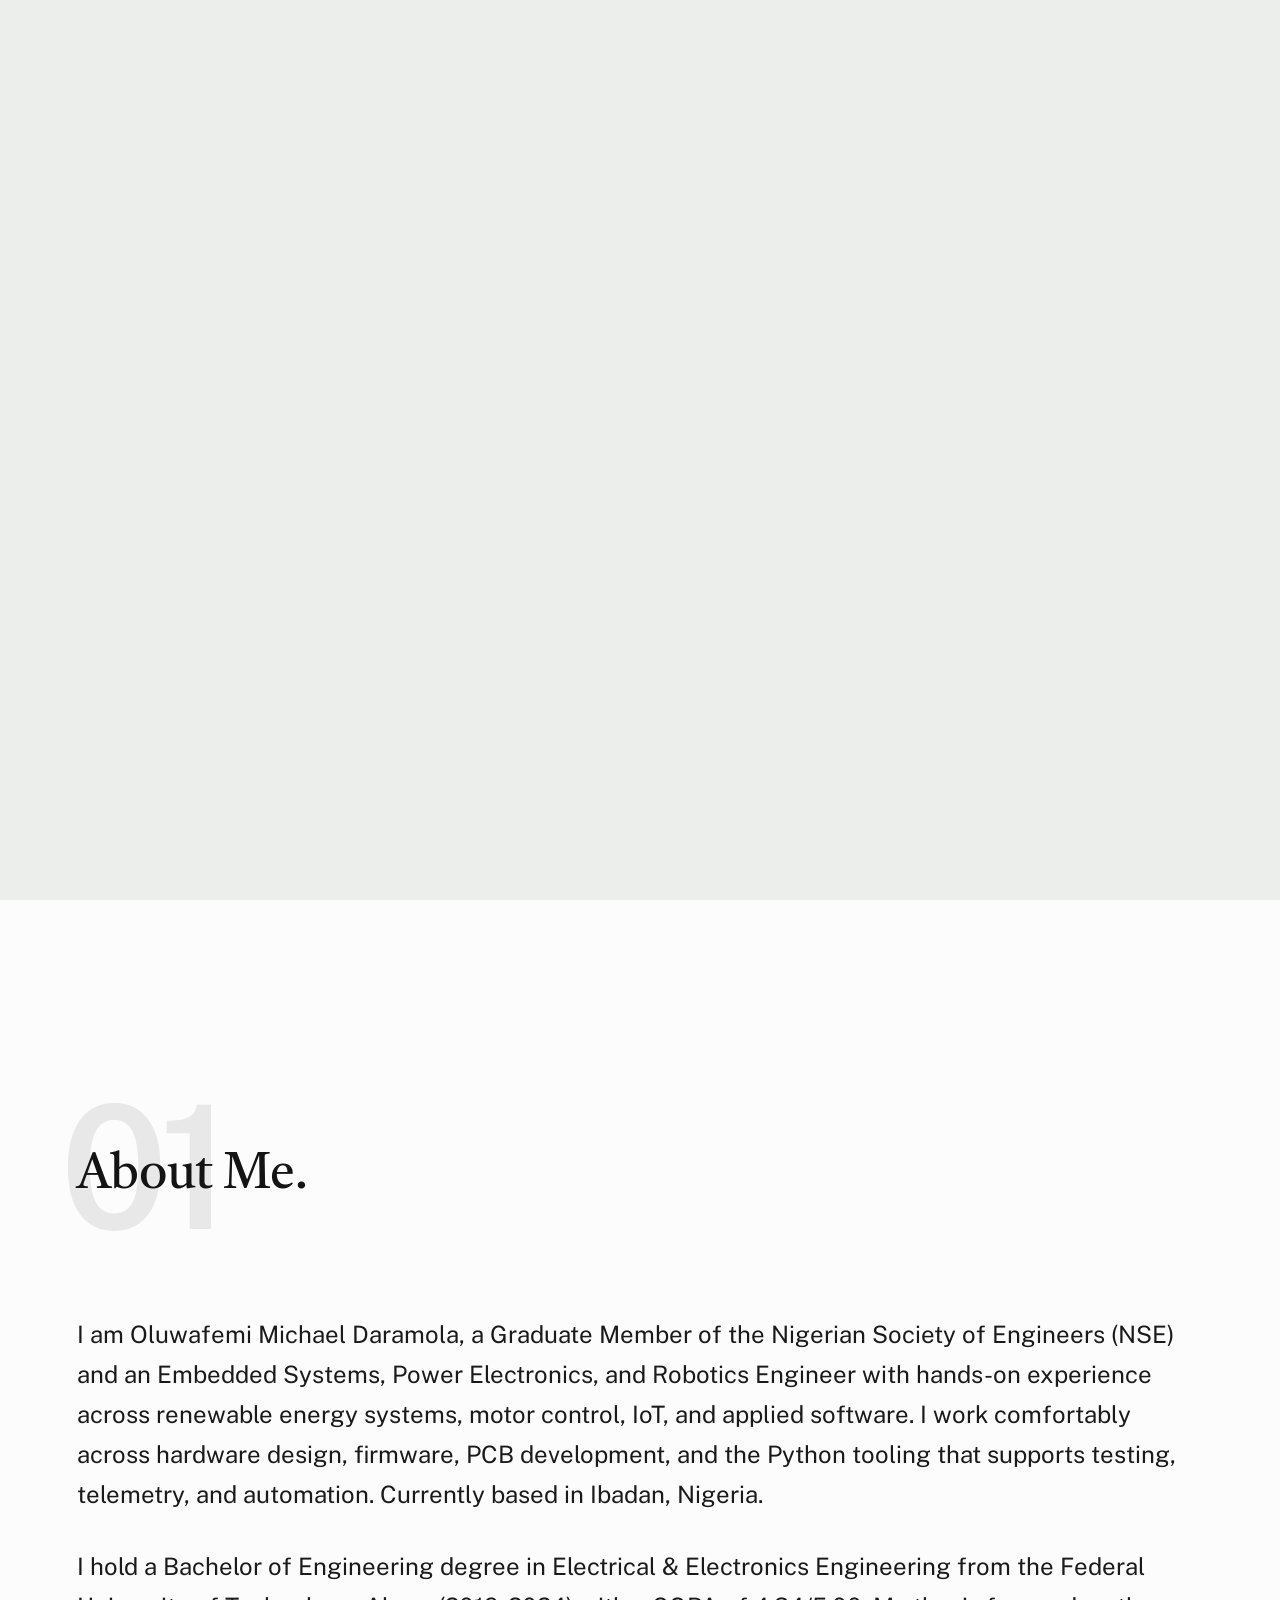
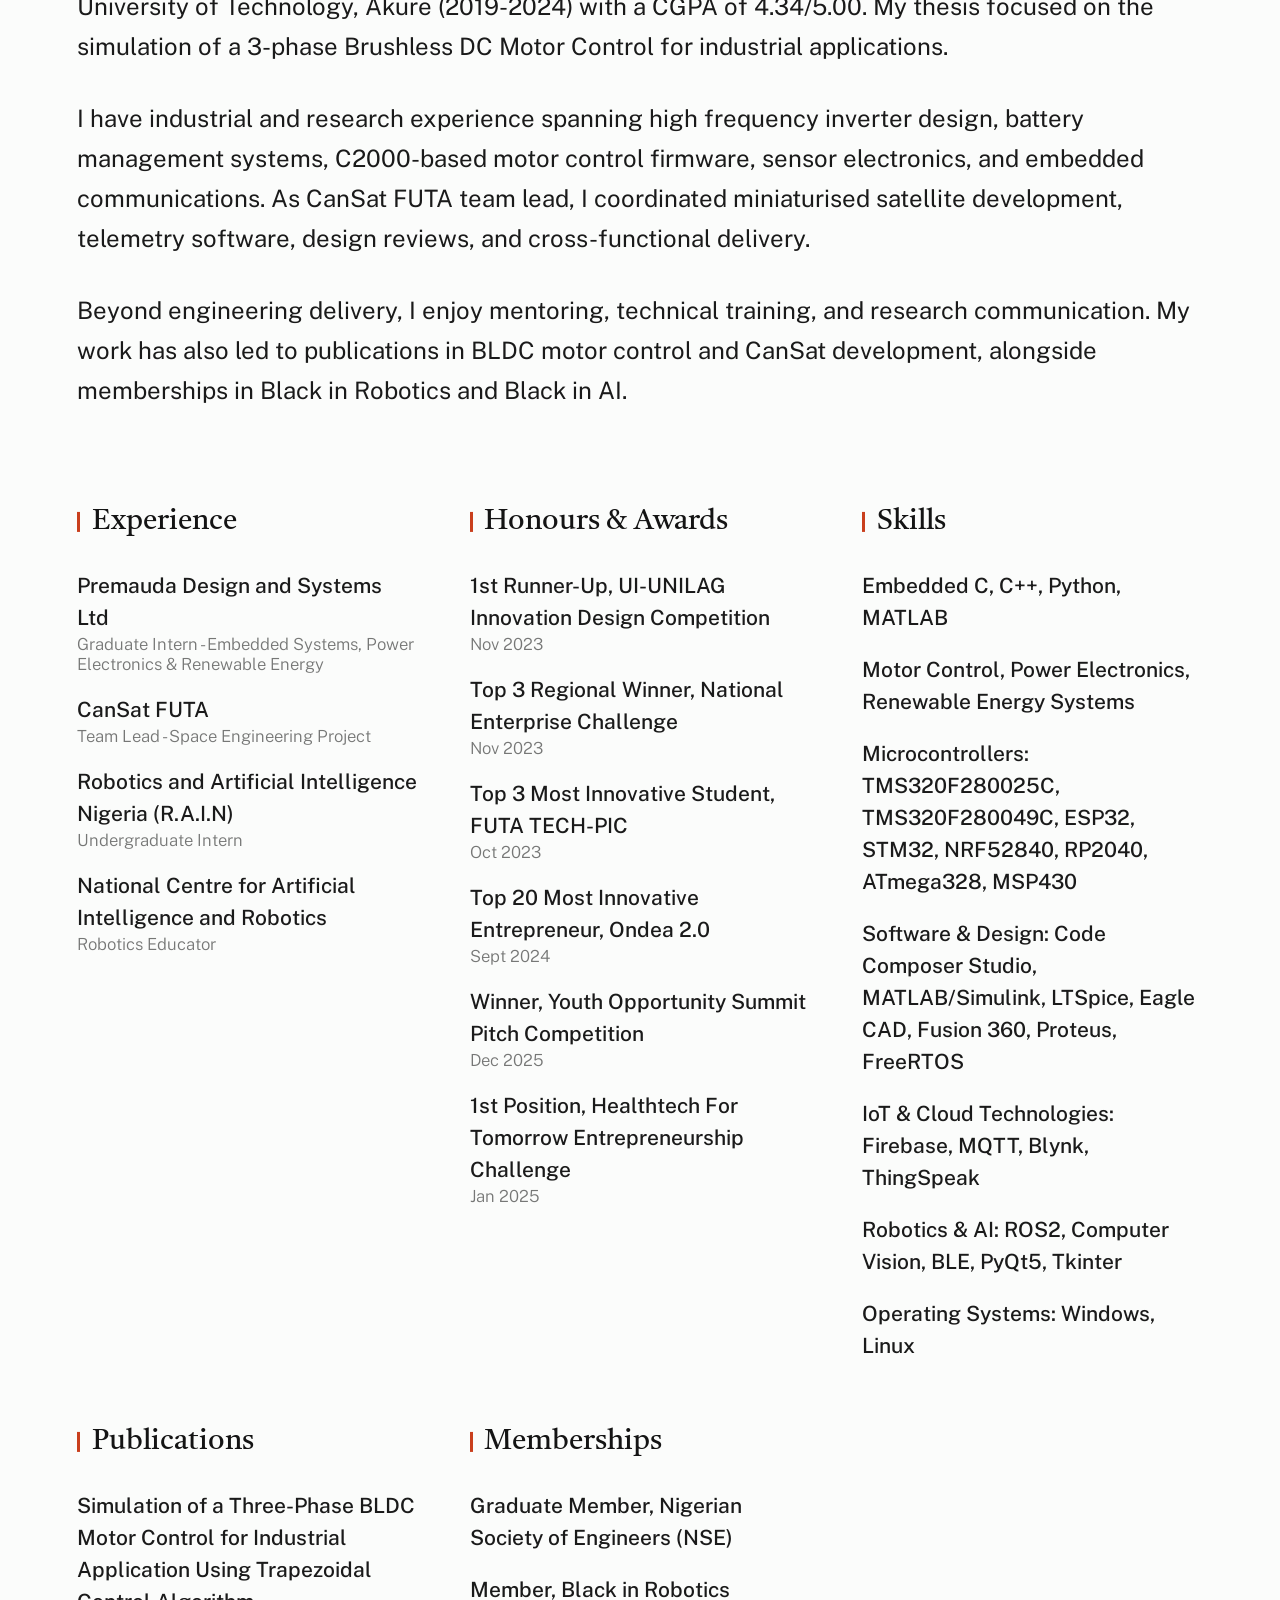
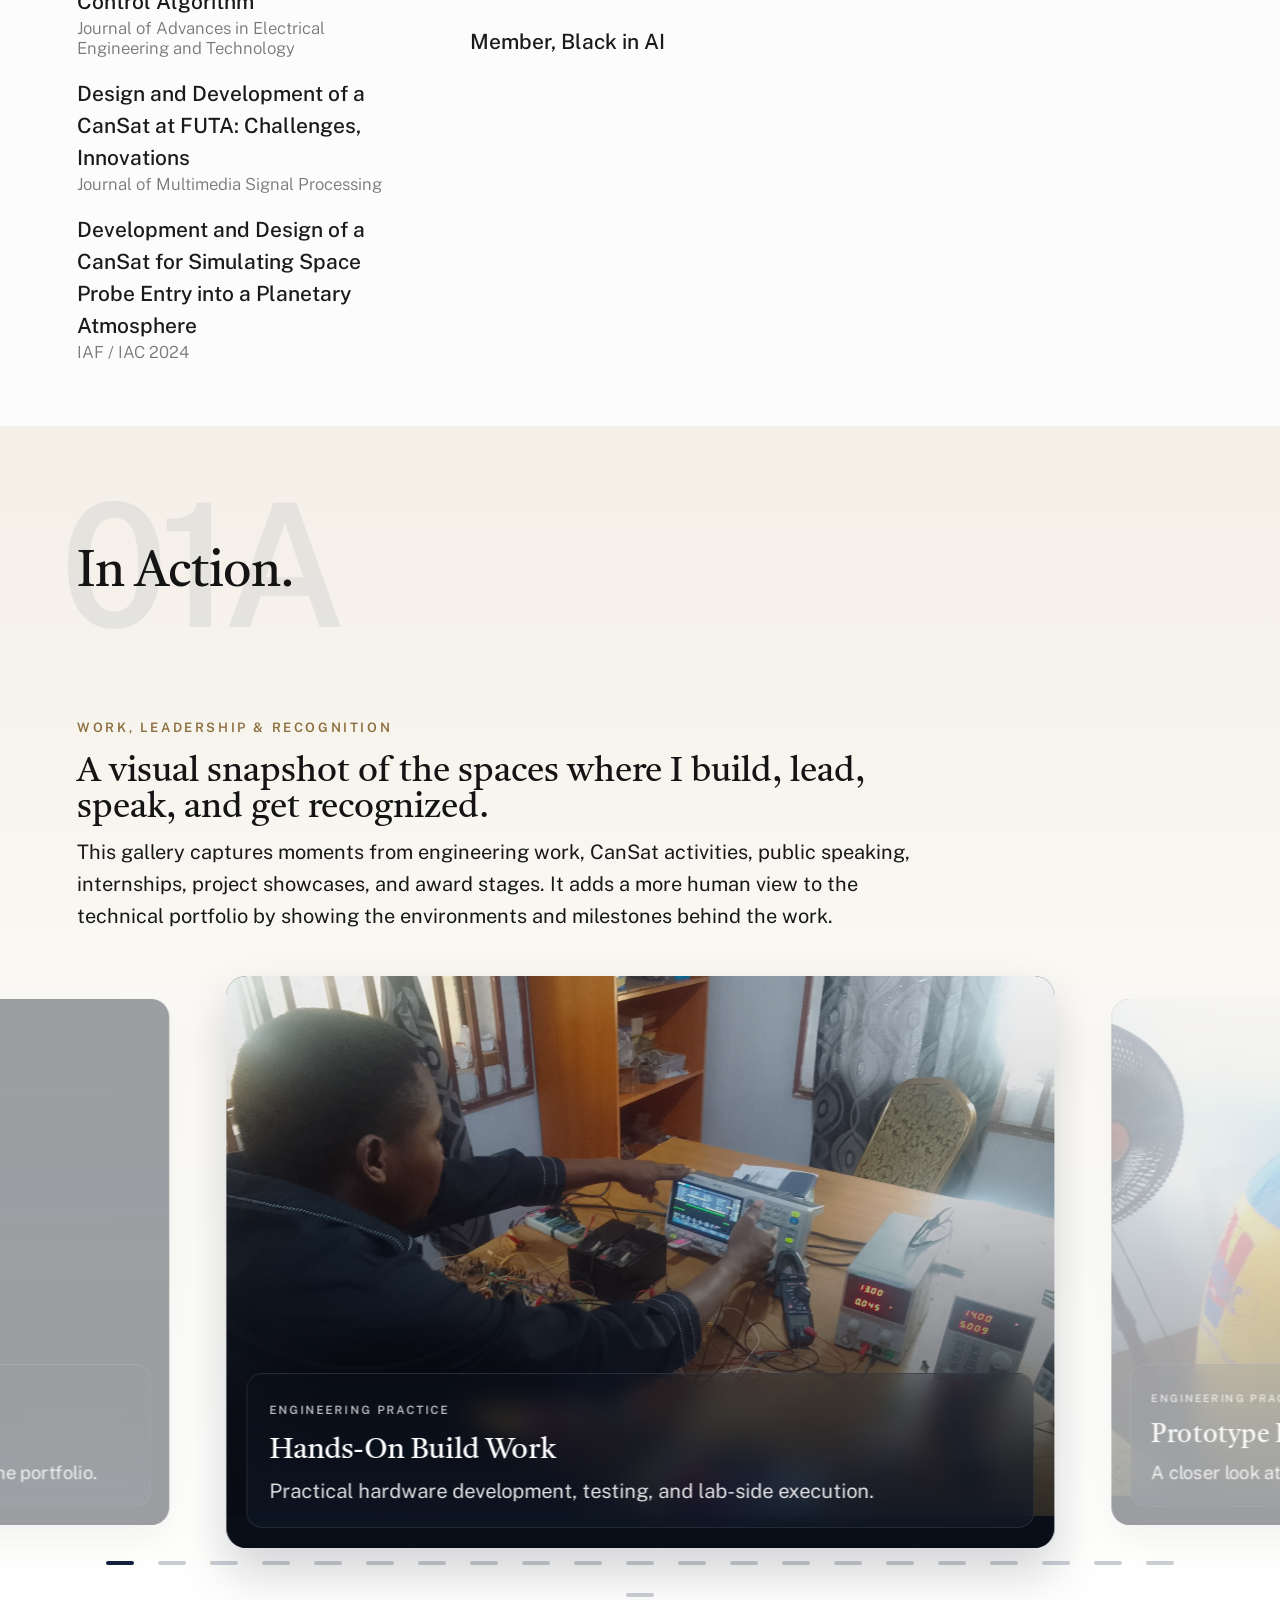
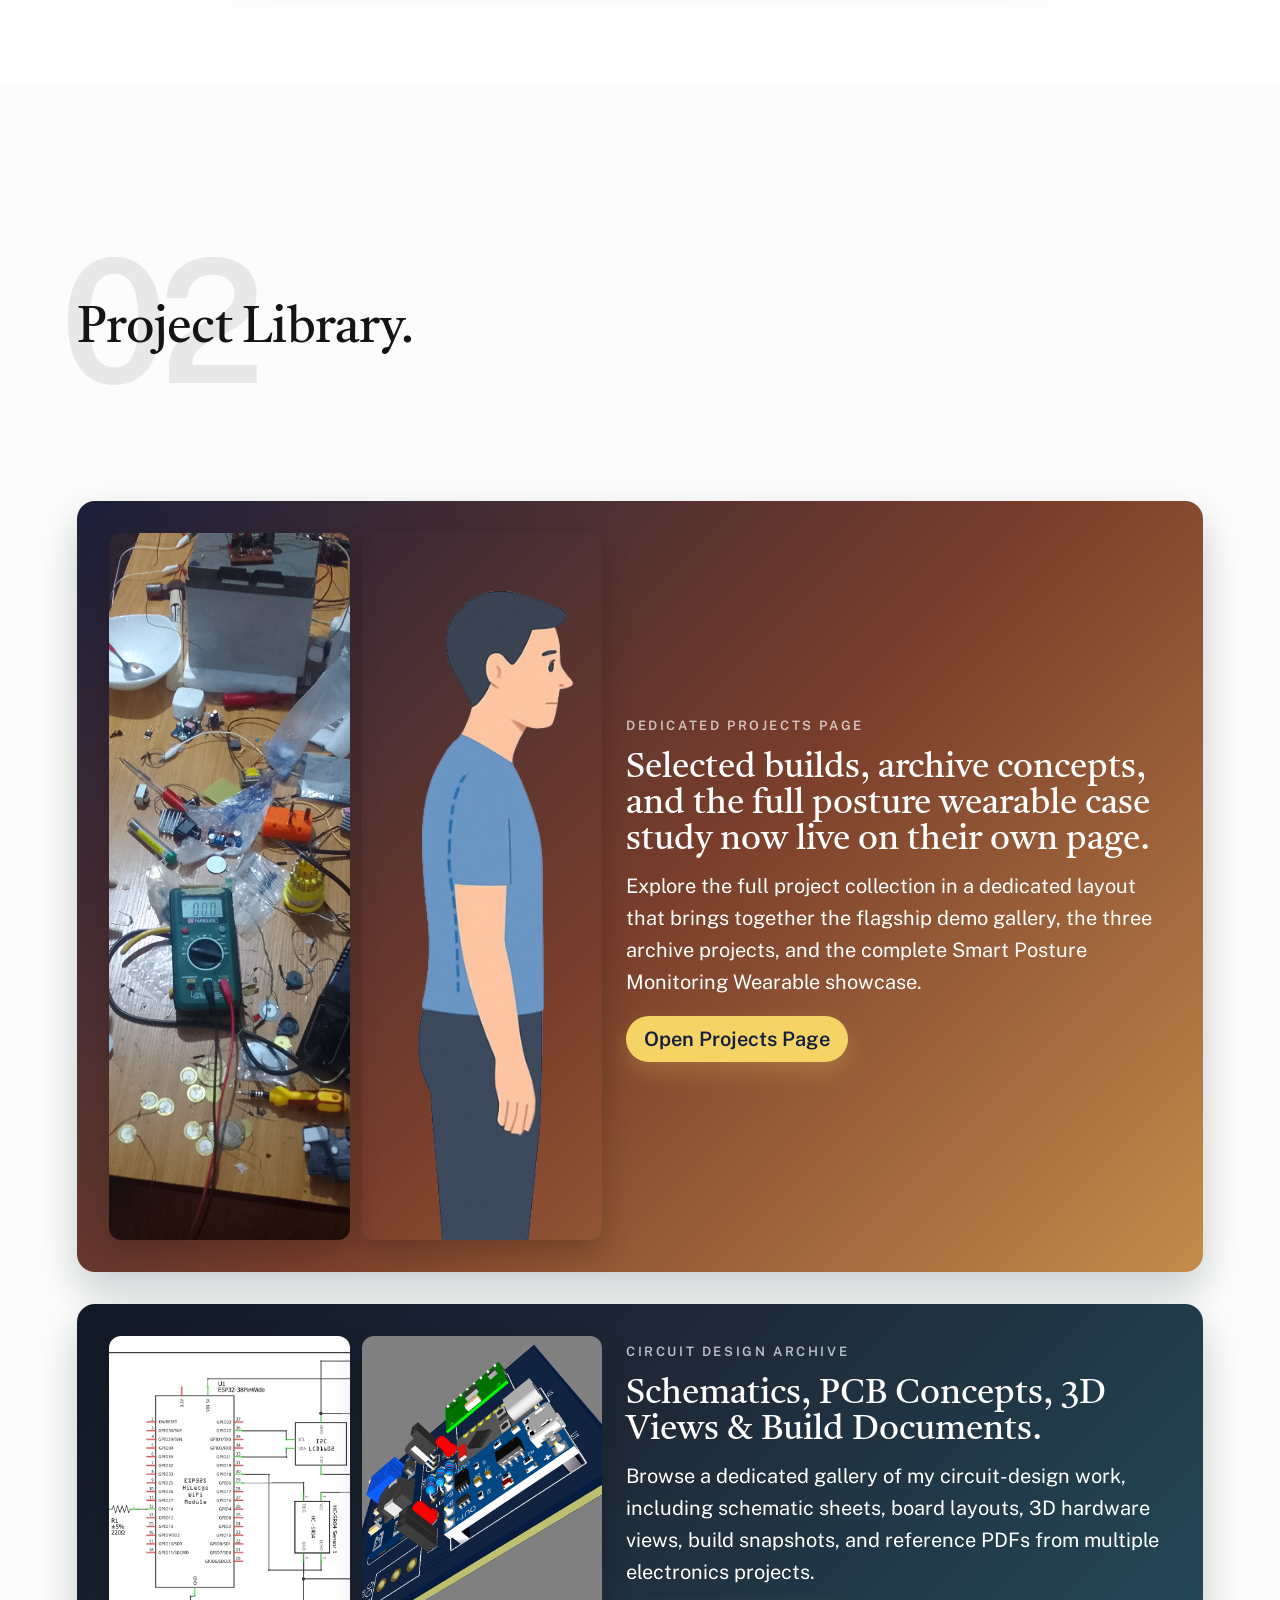
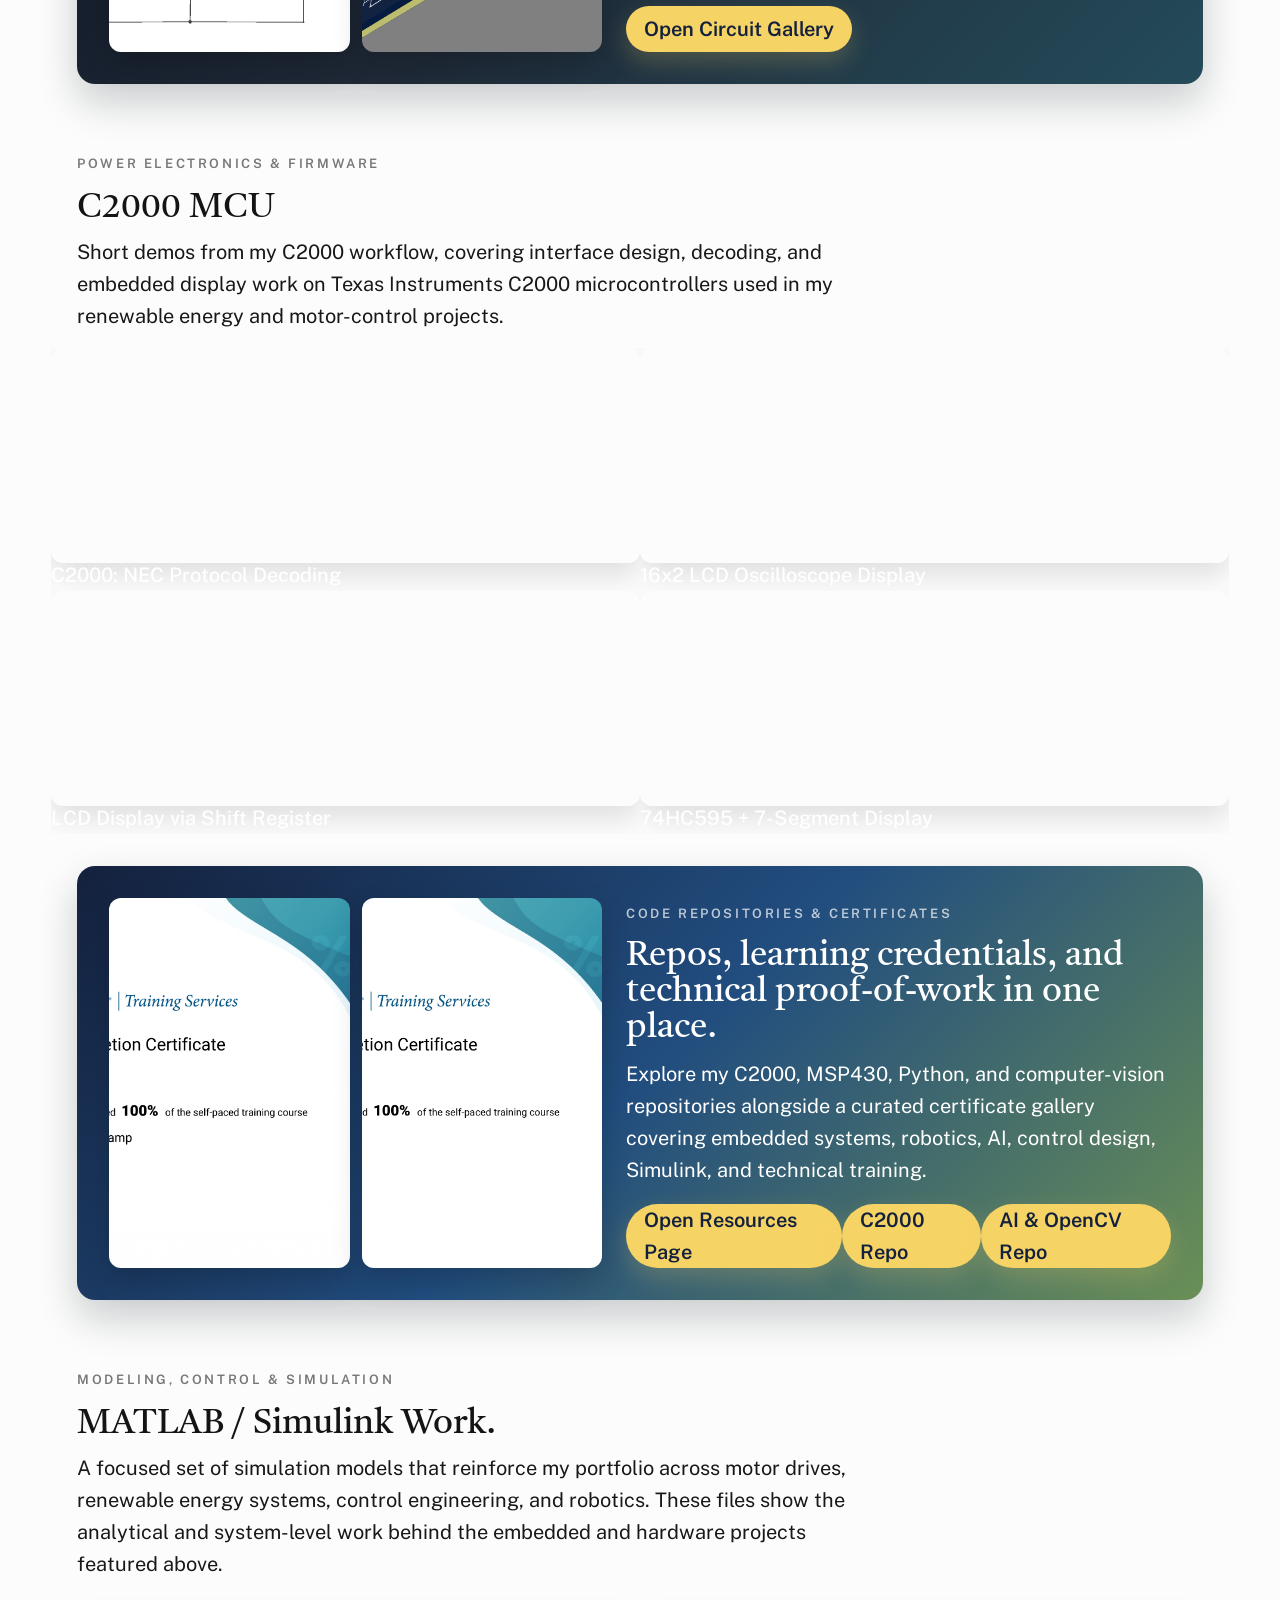
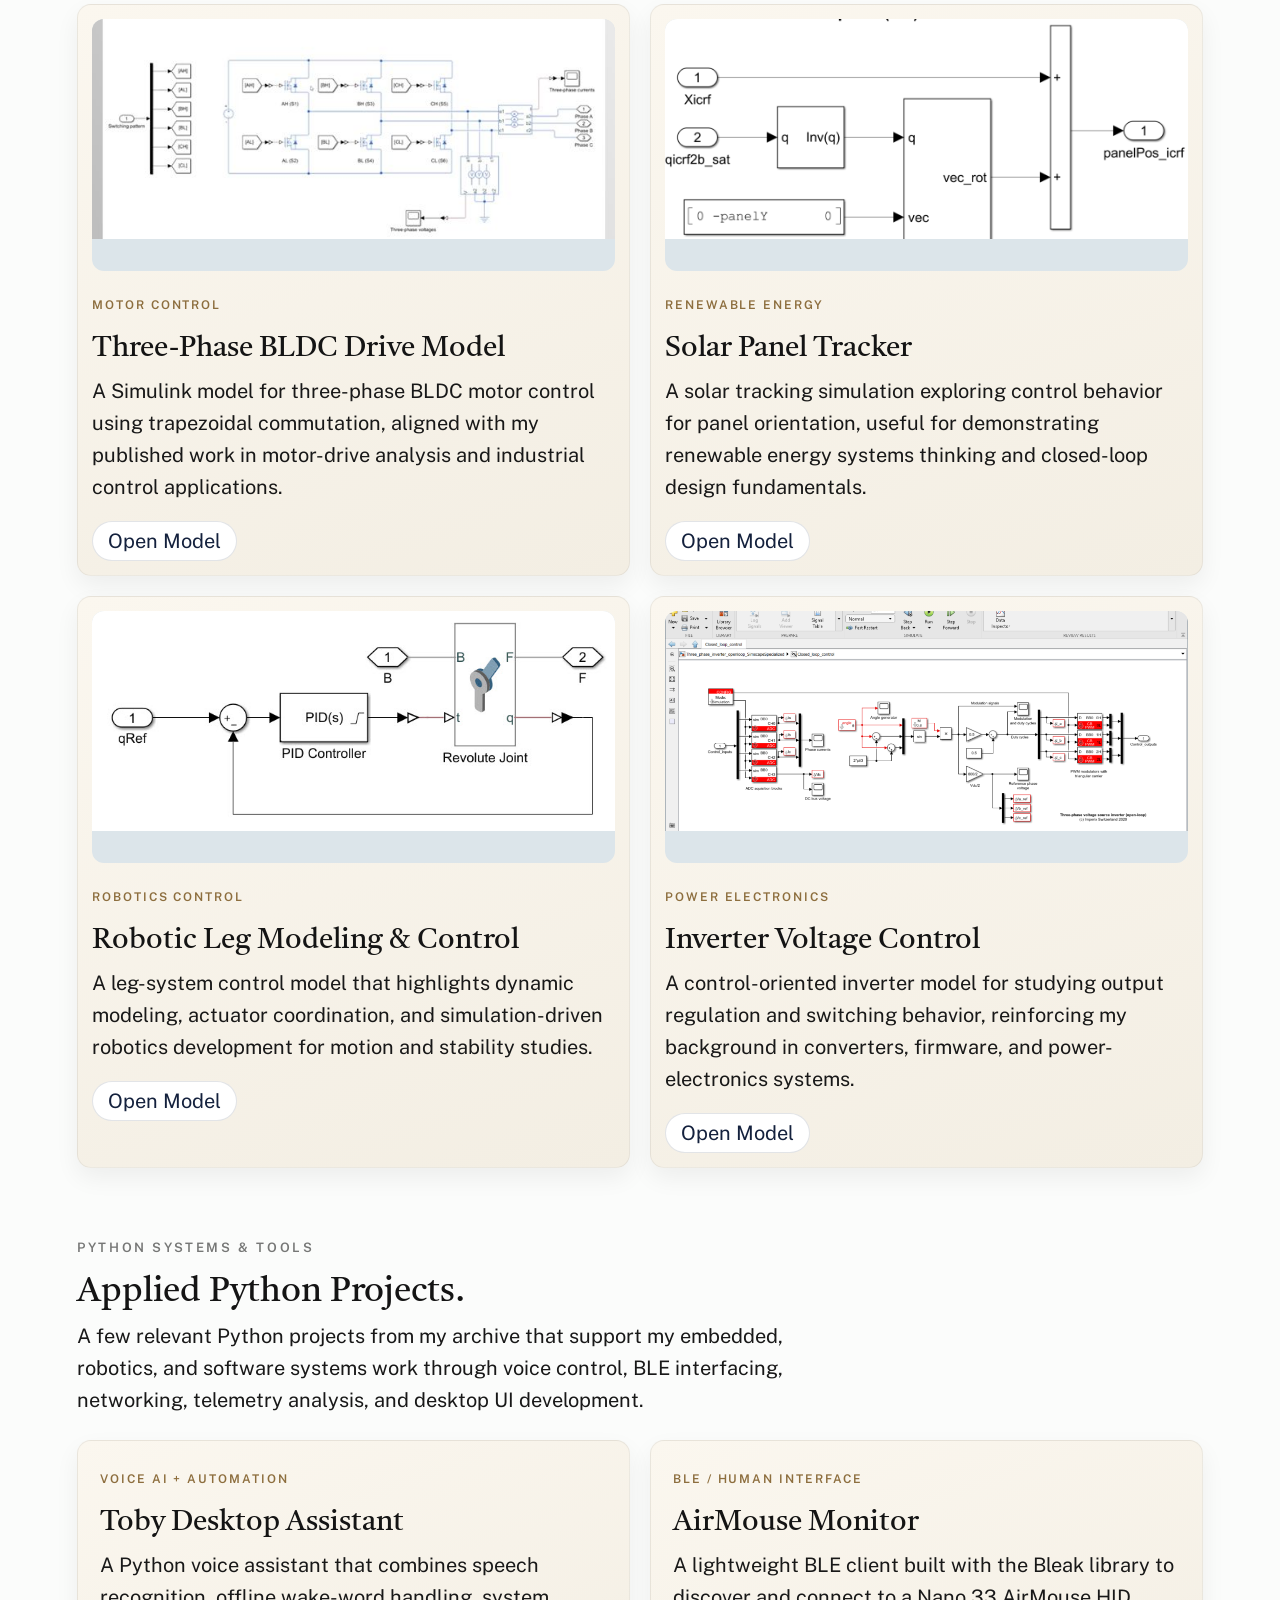
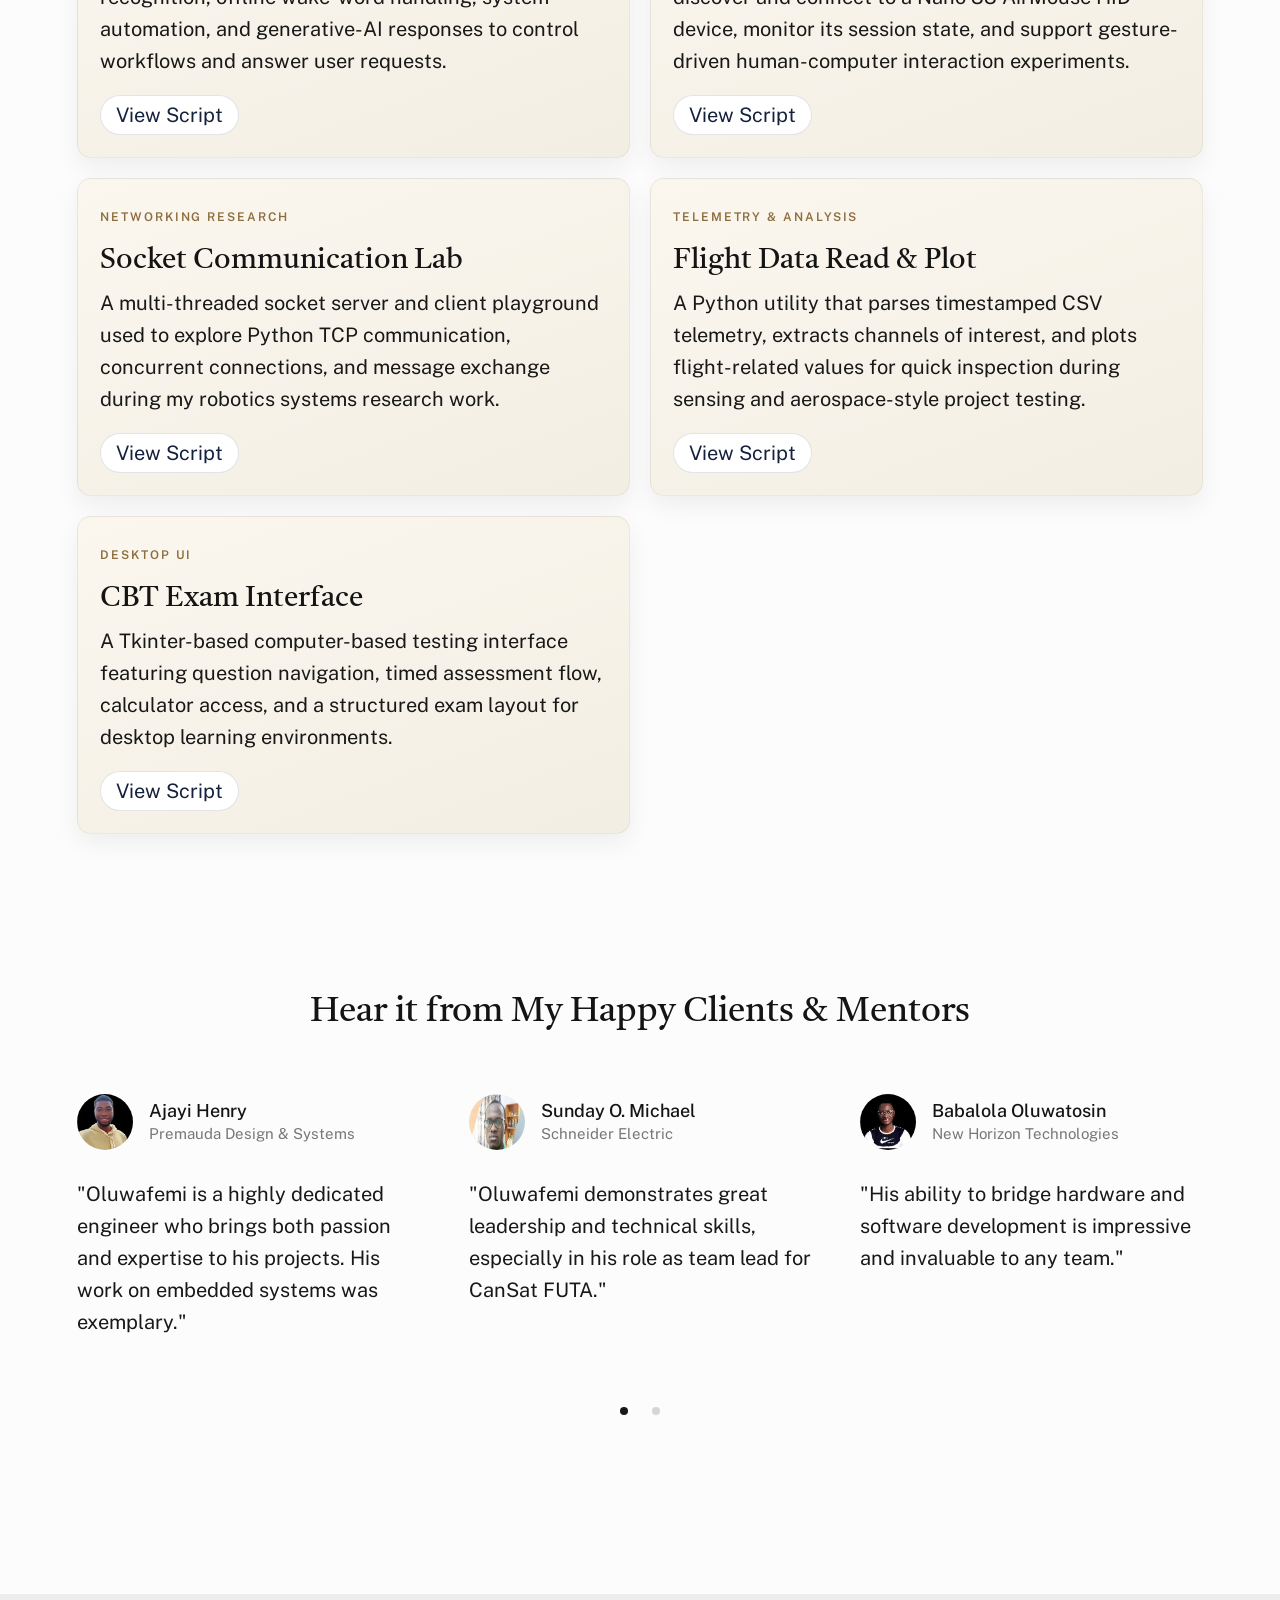
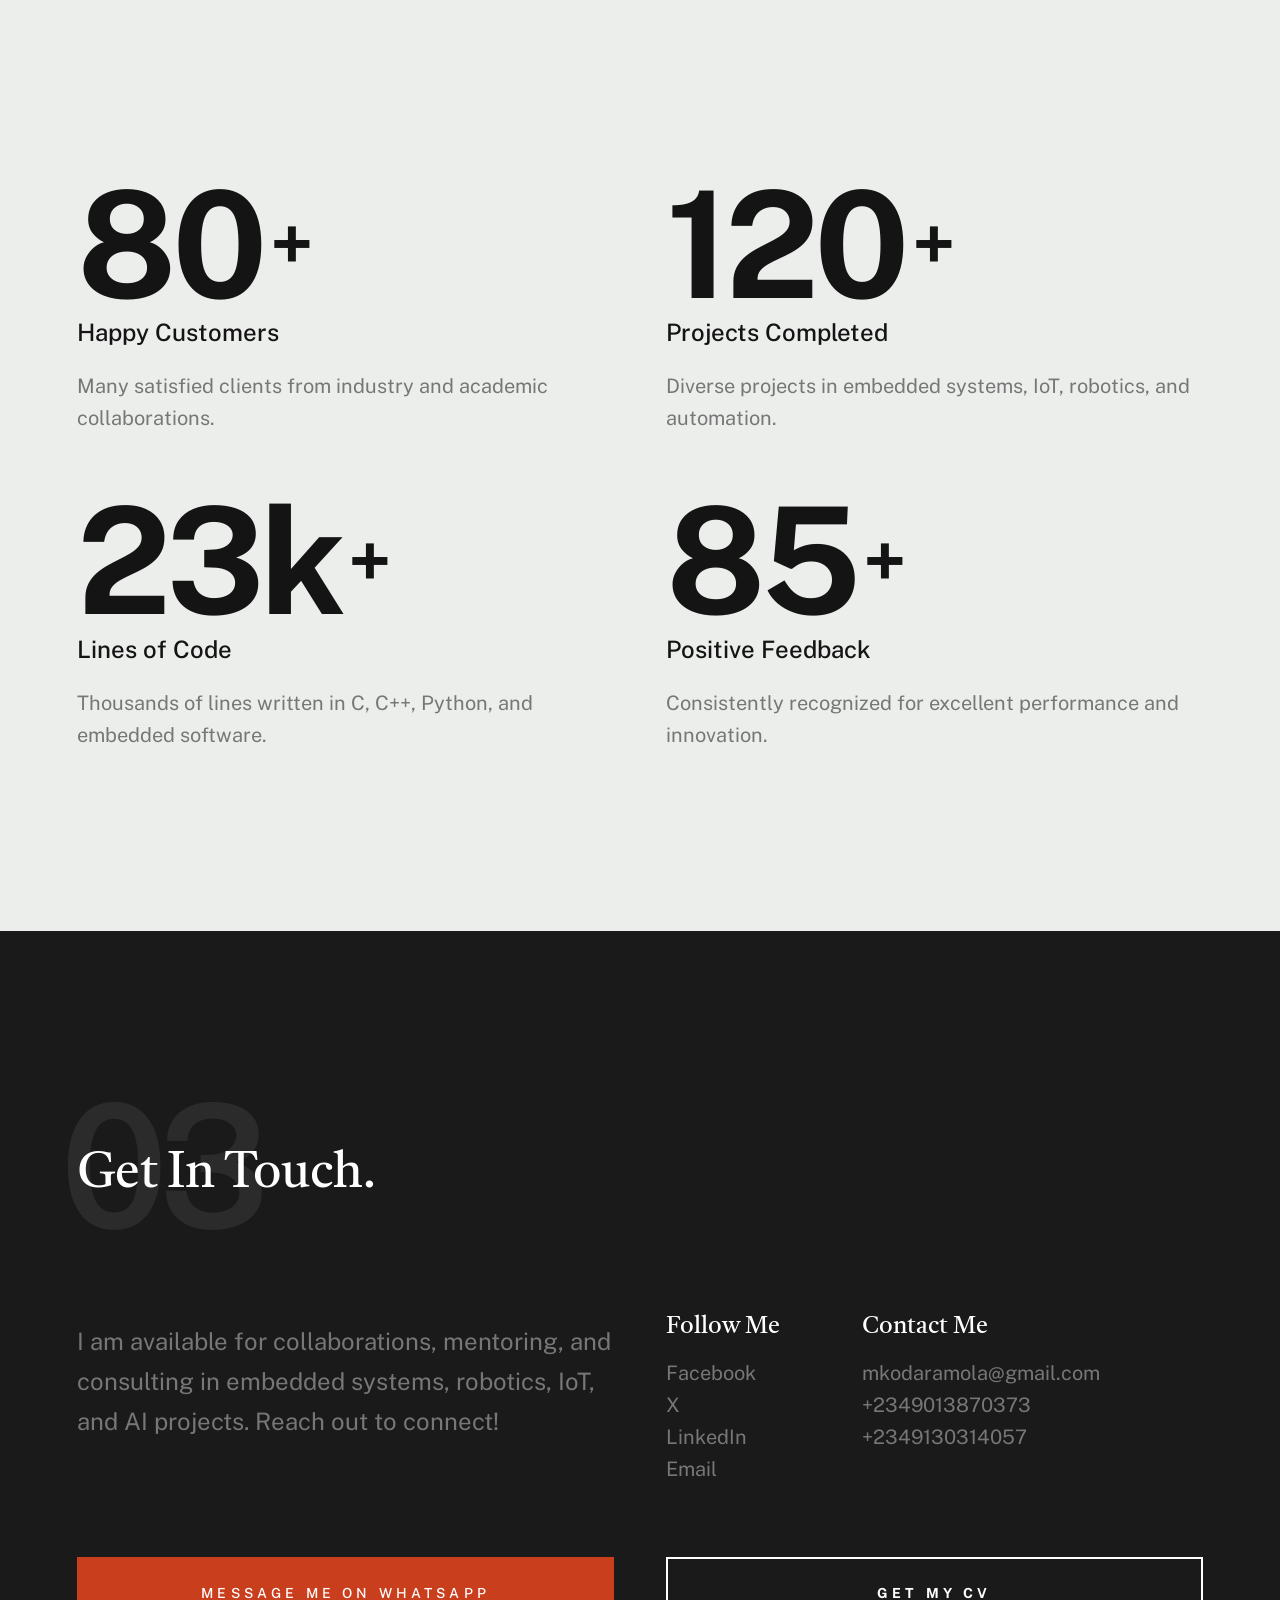
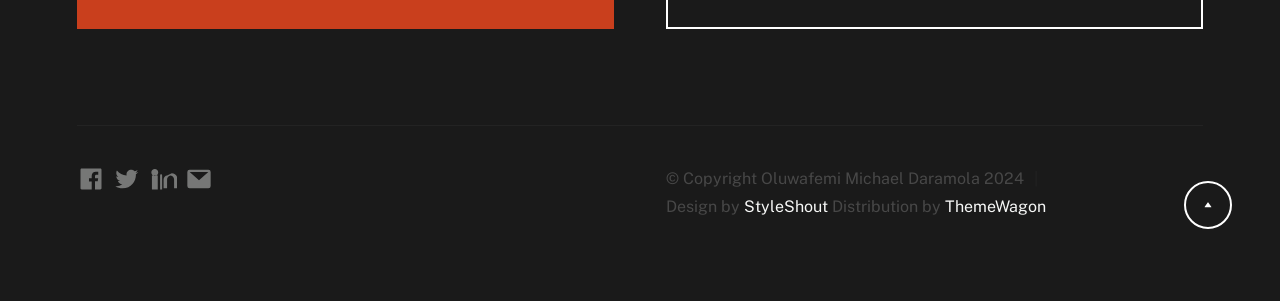
<file: index.html>
<!DOCTYPE html>
<html lang="en" class="no-js" >
<head>

    <!--- basic page needs
    ================================================== -->
    <meta charset="utf-8">
    <meta name="viewport" content="width=device-width, initial-scale=1">
    <title>Oluwafemi Michael Daramola</title>

    <script>
        document.documentElement.classList.remove('no-js');
        document.documentElement.classList.add('js');
    </script>

    <!-- CSS
    ================================================== -->
    <link rel="stylesheet" href="css/vendor.css">
    <link rel="stylesheet" href="css/styles.css">

    <!-- favicons
    ================================================== -->
    <link rel="apple-touch-icon" sizes="180x180" href="apple-touch-icon.png">
    <link rel="icon" type="image/png" sizes="32x32" href="favicon-32x32.png">
    <link rel="icon" type="image/png" sizes="16x16" href="favicon-16x16.png">
    <link rel="manifest" href="site.webmanifest">

</head>


<body id="top">

    <!-- preloader
    ================================================== -->
    <div id="preloader">
        <div id="loader" class="dots-fade">
            <div></div>
            <div></div>
            <div></div>
        </div>
    </div>

    <!-- page wrap
    ================================================== -->
    <div id="page" class="s-pagewrap">


        <!-- # site header 
        ================================================== -->
        <header class="s-header">
            <div class="row s-header__inner">

                <div class="s-header__block">
                    <div class="s-header__logo">
                        <a class="logo" href="index.html">
                            <!-- You can replace the logo.svg with your own logo if you have -->
                            <img src="images/logo.svg" alt="Homepage">
                        </a>
                    </div>

                    <a class="s-header__menu-toggle" href="#0"><span>Menu</span></a>
                </div> <!-- end s-header__block -->

                <nav class="s-header__nav">    
                    <ul class="s-header__menu-links">
                        <li class="current"><a class="smoothscroll" href="#intro">Intro</a></li>
                        <li><a class="smoothscroll" href="#about">About</a></li>
                        <li><a href="projects.html">Projects</a></li>
                        <li><a href="psc.html">Circuits</a></li>
                        <li><a href="credentials.html">Resources</a></li>
                        <li><a class="smoothscroll" href="#footer">Contact</a></li>
                    </ul> <!-- s-header__menu-links -->    
                </nav> <!-- end s-header__nav -->

            </div> <!-- end s-header__inner -->
        </header> <!-- end s-header -->


        <!-- # intro
        ================================================== -->
        <section id="intro" class="s-intro target-section">

            <div class="row s-intro__content width-sixteen-col">
                <div class="column lg-12 s-intro__content-inner grid-block grid-16">
                    
                    <div class="s-intro__content-text">

                        <div class="s-intro__content-pretitle text-pretitle">Hello</div>
                        <h1 class="s-intro__content-title">
                        I'm Oluwafemi Daramola<br>
                        Embedded Systems & Robotics Engineer<br>
                        
                        </h1>                            

                        <div class="s-intro__content-btns">
                            <a class="smoothscroll btn" href="#about">More About Me</a>
                            <a class="smoothscroll btn btn--stroke" href="#footer">Get In Touch</a>
                        </div> <!-- s-intro__content-btns -->   

                    </div> <!-- s-intro__content-text -->                     
                    
                </div> <!-- s-intro__content-inner -->  
            </div> <!-- s-intro__content -->

            <ul class="s-intro__social social-list">
                <li>
                    <a href="https://www.facebook.com/daramola.oluwafemimichael/" target="_blank" rel="noopener noreferrer">
                        <svg xmlns="http://www.w3.org/2000/svg" width="24" height="24" viewBox="0 0 24 24" style="fill:rgba(0, 0, 0, 1);"><path d="M20,3H4C3.447,3,3,3.448,3,4v16c0,0.552,0.447,1,1,1h8.615v-6.96h-2.338v-2.725h2.338v-2c0-2.325,1.42-3.592,3.5-3.592 c0.699-0.002,1.399,0.034,2.095,0.107v2.42h-1.435c-1.128,0-1.348,0.538-1.348,1.325v1.735h2.697l-0.35,2.725h-2.348V21H20 c0.553,0,1-0.448,1-1V4C21,3.448,20.553,3,20,3z"></path></svg>
                        <span class="u-screen-reader-text">Facebook</span>
                    </a>
                </li>
                <li>
                    <a href="https://github.com/mkodaramola" target="_blank" rel="noopener noreferrer">
                        <svg xmlns="http://www.w3.org/2000/svg" width="24" height="24" fill="black" viewBox="0 0 24 24" role="img" aria-label="GitHub">
                            <path d="M12 .296c-6.63 0-12 5.373-12 12 0 5.303 
                            3.438 9.8 8.205 11.387.6.113.82-.258.82-.577 
                            0-.285-.01-1.04-.015-2.04-3.338.726-4.042-1.61-4.042-1.61-.546-1.387-1.333-1.756-1.333-1.756-1.089-.745.083-.729.083-.729 
                            1.205.084 1.84 1.236 1.84 1.236 1.07 1.834 2.809 1.304 
                            3.495.997.108-.776.418-1.305.762-1.605-2.665-.3-5.466-1.332-5.466-5.93 
                            0-1.31.468-2.38 1.235-3.22-.135-.303-.54-1.523.105-3.176 
                            0 0 1.005-.322 3.3 1.23a11.5 11.5 0 0 1 3-.405 
                            c1.02.005 2.045.138 3 .405 2.28-1.552 3.285-1.23 
                            3.285-1.23.645 1.653.24 2.873.12 3.176.765.84 
                            1.23 1.91 1.23 3.22 0 4.61-2.805 5.625-5.475 
                            5.92.435.375.81 1.102.81 2.222 0 1.606-.015 
                            2.896-.015 3.286 0 .315.21.69.825.57C20.565 
                            22.092 24 17.592 24 12.296c0-6.627-5.373-12-12-12"/>
                        </svg>
                        <span class="u-screen-reader-text">GitHub</span>
                    </a>

                </li>
                <li>
                    <a href="https://www.linkedin.com/in/oluwafemi-m-daramola-beng-gmnse-aa3a0b199" target="_blank" rel="noopener noreferrer">
                        <svg xmlns="http://www.w3.org/2000/svg" width="24" height="24" viewBox="0 0 24 24" style="fill:rgba(0, 0, 0, 1);"><path d="M4.98 3.5C3.34 3.5 2 4.83 2 6.46c0 1.6 1.3 2.9 2.9 2.9h.04c1.68 0 2.98-1.3 2.98-2.9-.04-1.63-1.3-2.96-2.94-2.96zM2.5 8.98H7.5V21H2.5zM9.5 9c0-.5.38-1 .88-1 .5 0 .88.5.88 1v12H9.5zm6 0c-1.5 0-3 1.5-3 3.5v7.5h3v-7.5c0-1.5 1-3.5 3-3.5s3 2 3 3.5v7.5h3v-7.5c0-3-2-5.5-5-5.5z"/></svg>
                        <span class="u-screen-reader-text">LinkedIn</span>
                    </a>
                </li>
                <li>
                    <a href="mailto:mkodaramola@gmail.com">
                        <svg xmlns="http://www.w3.org/2000/svg" width="24" height="24" viewBox="0 0 24 24" style="fill: rgba(0, 0, 0, 1);"><path d="M20 4H4a2 2 0 0 0-2 2v12a2 2 0 0 0 2 2h16a2 2 0 0 0 2-2V6a2 2 0 0 0-2-2zm0 2v.01L12 13 4 6.01V6h16z"/></svg>
                        <span class="u-screen-reader-text">Email</span>
                    </a>
                </li>
            </ul> <!-- end s-intro__social -->

            <div class="s-intro__content-media">                               
                <img src="images/intro-bg.png" srcset="images/intro-bg.png 1x, images/intro-bg.png 2x" alt="Profile Image">
            </div> <!-- s-intro__content-media -->                

            <div class="s-intro__btn-download">
                <a class="btn btn--stroke" href="https://drive.google.com/file/d/11tTRwgRlGWAcFU2PinTs6j8cNeSX7r88/view?usp=sharing" target="_blank" rel="noopener noreferrer">Get My CV</a>
            </div> <!-- end s-intro__btn-download -->
            
            <div class="s-intro__scroll-down">
                <a href="#about" class="smoothscroll">
                    <div class="scroll-icon">
                        <svg xmlns="http://www.w3.org/2000/svg" width="24" height="24" viewBox="0 0 24 24" style="fill: rgba(0, 0, 0, 1);"><path d="M11.178 19.569a.998.998 0 0 0 1.644 0l9-13A.999.999 0 0 0 21 5H3a1.002 1.002 0 0 0-.822 1.569l9 13z"></path></svg>
                    </div>
                    <span class="scroll-text u-screen-reader-text">Scroll Down</span>
                </a>
            </div> <!-- s-intro__scroll-down -->

        </section> <!-- end s-intro -->


        <!-- # about
        ================================================== -->
        <section id="about" class="s-about target-section">

            <div class="row s-about__content">
                <div class="column xl-12">    
                    
                    <div class="section-header" data-num="01">
                        <h2 class="text-display-title">About Me.</h2>
                    </div> <!-- end section-header -->

                    <p class="attention-getter">
                    I am Oluwafemi Michael Daramola, a Graduate Member of the Nigerian Society of Engineers (NSE) and an Embedded Systems, Power Electronics, and Robotics Engineer with hands-on experience across renewable energy systems, motor control, IoT, and applied software. I work comfortably across hardware design, firmware, PCB development, and the Python tooling that supports testing, telemetry, and automation. Currently based in Ibadan, Nigeria.
                    </p>

                    <p class="attention-getter">
                    I hold a Bachelor of Engineering degree in Electrical & Electronics Engineering from the Federal University of Technology, Akure (2019-2024) with a CGPA of 4.34/5.00. My thesis focused on the simulation of a 3-phase Brushless DC Motor Control for industrial applications.
                    </p>

                    <p class="attention-getter">
                    I have industrial and research experience spanning high frequency inverter design, battery management systems, C2000-based motor control firmware, sensor electronics, and embedded communications. As CanSat FUTA team lead, I coordinated miniaturised satellite development, telemetry software, design reviews, and cross-functional delivery.
                    </p>

                    <p class="attention-getter">
                    Beyond engineering delivery, I enjoy mentoring, technical training, and research communication. My work has also led to publications in BLDC motor control and CanSat development, alongside memberships in Black in Robotics and Black in AI.
                    </p>

                    <div class="grid-list-items s-about__blocks">

                        <div class="grid-list-items__item s-about__block">
                            <h4 class="s-about__block-title">Experience</h4>
                            <ul class="s-about__list">
                                <li>
                                    Premauda Design and Systems Ltd
                                    <span>Graduate Intern - Embedded Systems, Power Electronics & Renewable Energy</span>
                                </li>
                                <li>
                                    CanSat FUTA
                                    <span>Team Lead - Space Engineering Project</span>
                                </li>
                                <li>
                                    Robotics and Artificial Intelligence Nigeria (R.A.I.N)
                                    <span>Undergraduate Intern</span>
                                </li>
                                <li>
                                    National Centre for Artificial Intelligence and Robotics
                                    <span>Robotics Educator</span>
                                </li>
                            </ul>
                        </div> <!--end s-about__block -->

                        <div class="grid-list-items__item s-about__block">
                            <h4 class="s-about__block-title">Honours & Awards</h4>

                            <ul class="s-about__list">
                                <li>
                                    1st Runner-Up, UI-UNILAG Innovation Design Competition
                                    <span>Nov 2023</span>
                                </li>
                                <li>
                                    Top 3 Regional Winner, National Enterprise Challenge
                                    <span>Nov 2023</span>
                                </li>
                                <li>
                                    Top 3 Most Innovative Student, FUTA TECH-PIC
                                    <span>Oct 2023</span>
                                </li>
                                <li>
                                    Top 20 Most Innovative Entrepreneur, Ondea 2.0
                                    <span>Sept 2024</span>
                                </li>
                                <li>
                                    Winner, Youth Opportunity Summit Pitch Competition
                                    <span>Dec 2025</span>
                                </li>
                                <li>
                                    1st Position, Healthtech For Tomorrow Entrepreneurship Challenge
                                    <span>Jan 2025</span>
                                </li>
                            </ul>
                        </div> <!--end s-about__block -->
                        
                        <div class="grid-list-items__item s-about__block">
                            <h4 class="s-about__block-title">Skills</h4>

                            <ul class="s-about__list">
                                <li>Embedded C, C++, Python, MATLAB</li>
                                <li>Motor Control, Power Electronics, Renewable Energy Systems</li>
                                <li>Microcontrollers: TMS320F280025C, TMS320F280049C, ESP32, STM32, NRF52840, RP2040, ATmega328, MSP430</li>
                                <li>Software & Design: Code Composer Studio, MATLAB/Simulink, LTSpice, Eagle CAD, Fusion 360, Proteus, FreeRTOS</li>
                                <li>IoT & Cloud Technologies: Firebase, MQTT, Blynk, ThingSpeak</li>
                                <li>Robotics & AI: ROS2, Computer Vision, BLE, PyQt5, Tkinter</li>
                                <li>Operating Systems: Windows, Linux</li>
                            </ul>
                        </div> <!--end s-about__block -->

                        <div class="grid-list-items__item s-about__block">
                            <h4 class="s-about__block-title">Publications</h4>

                            <ul class="s-about__list">
                                <li>
                                    Simulation of a Three-Phase BLDC Motor Control for Industrial Application Using Trapezoidal Control Algorithm
                                    <span>Journal of Advances in Electrical Engineering and Technology</span>
                                </li>
                                <li>
                                    Design and Development of a CanSat at FUTA: Challenges, Innovations
                                    <span>Journal of Multimedia Signal Processing</span>
                                </li>
                                <li>
                                    Development and Design of a CanSat for Simulating Space Probe Entry into a Planetary Atmosphere
                                    <span>IAF / IAC 2024</span>
                                </li>
                            </ul>
                        </div> <!--end s-about__block -->

                        <div class="grid-list-items__item s-about__block">
                            <h4 class="s-about__block-title">Memberships</h4>

                            <ul class="s-about__list">
                                <li>Graduate Member, Nigerian Society of Engineers (NSE)</li>
                                <li>Member, Black in Robotics</li>
                                <li>Member, Black in AI</li>
                            </ul>
                        </div> <!--end s-about__block -->

                    </div> <!-- grid-list-items -->

                </div> <!--end column -->
            </div> <!--end s-about__content -->
            
        </section> <!-- end s-about -->   

        <section class="s-journey">
            <div class="row">
                <div class="column xl-12">
                    <div class="section-header" data-num="01A">
                        <h2 class="text-display-title">In Action.</h2>
                    </div> <!-- end section-header -->
                </div>
            </div>

            <div class="row">
                <div class="column xl-12">
                    <div class="journey-intro">
                        <p class="journey-intro__eyebrow">Work, Leadership & Recognition</p>
                        <h3 class="journey-intro__title">A visual snapshot of the spaces where I build, lead, speak, and get recognized.</h3>
                        <p class="journey-intro__text">
                        This gallery captures moments from engineering work, CanSat activities, public speaking, internships, project showcases, and award stages. It adds a more human view to the technical portfolio by showing the environments and milestones behind the work.
                        </p>
                    </div>
                </div>
            </div>

            <div class="row s-journey__content">
                <div class="column xl-12">
                    <div class="swiper-container s-journey__slider">
                        <div class="swiper-wrapper">

                            <div class="s-journey__slide swiper-slide">
                                <article class="journey-card">
                                    <img src="images/p1/Working 1.jpg" alt="Oluwafemi working on engineering hardware" class="journey-card__image">
                                    <div class="journey-card__overlay">
                                        <p class="journey-card__eyebrow">Engineering Practice</p>
                                        <h4 class="journey-card__title">Hands-On Build Work</h4>
                                        <p class="journey-card__text">Practical hardware development, testing, and lab-side execution.</p>
                                    </div>
                                </article>
                            </div>

                            <div class="s-journey__slide swiper-slide">
                                <article class="journey-card">
                                    <img src="images/p1/Working 2.jpg" alt="Oluwafemi working on a technical setup" class="journey-card__image">
                                    <div class="journey-card__overlay">
                                        <p class="journey-card__eyebrow">Engineering Practice</p>
                                        <h4 class="journey-card__title">Prototype Development</h4>
                                        <p class="journey-card__text">A closer look at the execution side of embedded and electronics projects.</p>
                                    </div>
                                </article>
                            </div>

                            <div class="s-journey__slide swiper-slide">
                                <article class="journey-card">
                                    <img src="images/p1/CanSat 0.jpeg" alt="CanSat activity highlight" class="journey-card__image">
                                    <div class="journey-card__overlay">
                                        <p class="journey-card__eyebrow">CanSat FUTA</p>
                                        <h4 class="journey-card__title">Team Activity</h4>
                                        <p class="journey-card__text">Project work and engineering coordination around the CanSat program.</p>
                                    </div>
                                </article>
                            </div>

                            <div class="s-journey__slide swiper-slide">
                                <article class="journey-card">
                                    <img src="images/p1/CanSat 1.jfif" alt="CanSat event or project image" class="journey-card__image">
                                    <div class="journey-card__overlay">
                                        <p class="journey-card__eyebrow">CanSat FUTA</p>
                                        <h4 class="journey-card__title">Mission Build Moment</h4>
                                        <p class="journey-card__text">Scenes from satellite-inspired systems work and team collaboration.</p>
                                    </div>
                                </article>
                            </div>

                            <div class="s-journey__slide swiper-slide">
                                <article class="journey-card">
                                    <img src="images/p1/CanSat 2.jfif" alt="CanSat showcase moment" class="journey-card__image">
                                    <div class="journey-card__overlay">
                                        <p class="journey-card__eyebrow">CanSat FUTA</p>
                                        <h4 class="journey-card__title">Showcase & Presentation</h4>
                                        <p class="journey-card__text">Presenting systems thinking, mission concepts, and engineering outcomes.</p>
                                    </div>
                                </article>
                            </div>

                            <div class="s-journey__slide swiper-slide">
                                <article class="journey-card">
                                    <img src="images/p1/CanSat 3.jfif" alt="CanSat team image" class="journey-card__image">
                                    <div class="journey-card__overlay">
                                        <p class="journey-card__eyebrow">CanSat FUTA</p>
                                        <h4 class="journey-card__title">Team Presence</h4>
                                        <p class="journey-card__text">Engineering is collaborative, and this archive reflects that clearly.</p>
                                    </div>
                                </article>
                            </div>

                            <div class="s-journey__slide swiper-slide">
                                <article class="journey-card">
                                    <img src="images/p1/CanSat 4.jfif" alt="CanSat technical event image" class="journey-card__image">
                                    <div class="journey-card__overlay">
                                        <p class="journey-card__eyebrow">CanSat FUTA</p>
                                        <h4 class="journey-card__title">Technical Engagement</h4>
                                        <p class="journey-card__text">A visual thread from one of the most formative team engineering experiences.</p>
                                    </div>
                                </article>
                            </div>

                            <div class="s-journey__slide swiper-slide">
                                <article class="journey-card">
                                    <img src="images/p1/CanSat 5.jfif" alt="CanSat program image" class="journey-card__image">
                                    <div class="journey-card__overlay">
                                        <p class="journey-card__eyebrow">CanSat FUTA</p>
                                        <h4 class="journey-card__title">Program Highlights</h4>
                                        <p class="journey-card__text">More moments from engineering, leadership, and project visibility.</p>
                                    </div>
                                </article>
                            </div>

                            <div class="s-journey__slide swiper-slide">
                                <article class="journey-card">
                                    <img src="images/p1/CanSat Team.jfif" alt="CanSat team group photo" class="journey-card__image">
                                    <div class="journey-card__overlay">
                                        <p class="journey-card__eyebrow">CanSat FUTA</p>
                                        <h4 class="journey-card__title">Team Leadership</h4>
                                        <p class="journey-card__text">A people-centered side of project delivery, team building, and shared wins.</p>
                                    </div>
                                </article>
                            </div>

                            <div class="s-journey__slide swiper-slide">
                                <article class="journey-card">
                                    <img src="images/p1/CanSat nigcomsat1.jpg" alt="CanSat and NigComSat event image one" class="journey-card__image">
                                    <div class="journey-card__overlay">
                                        <p class="journey-card__eyebrow">Industry Exposure</p>
                                        <h4 class="journey-card__title">NigComSat Engagement</h4>
                                        <p class="journey-card__text">Exposure to broader space-tech and innovation ecosystems.</p>
                                    </div>
                                </article>
                            </div>

                            <div class="s-journey__slide swiper-slide">
                                <article class="journey-card">
                                    <img src="images/p1/CanSat nigcomsat2.jpg" alt="CanSat and NigComSat event image two" class="journey-card__image">
                                    <div class="journey-card__overlay">
                                        <p class="journey-card__eyebrow">Industry Exposure</p>
                                        <h4 class="journey-card__title">Space-Tech Networks</h4>
                                        <p class="journey-card__text">Building relationships and visibility around engineering ideas.</p>
                                    </div>
                                </article>
                            </div>

                            <div class="s-journey__slide swiper-slide">
                                <article class="journey-card">
                                    <img src="images/p1/CanSat nigcomsat3.jpg" alt="CanSat and NigComSat event image three" class="journey-card__image">
                                    <div class="journey-card__overlay">
                                        <p class="journey-card__eyebrow">Industry Exposure</p>
                                        <h4 class="journey-card__title">Public Technical Presence</h4>
                                        <p class="journey-card__text">Moments that connect research work with real-world communities and institutions.</p>
                                    </div>
                                </article>
                            </div>

                            <div class="s-journey__slide swiper-slide">
                                <article class="journey-card">
                                    <img src="images/p1/RAIN.jfif" alt="R.A.I.N internship image" class="journey-card__image">
                                    <div class="journey-card__overlay">
                                        <p class="journey-card__eyebrow">Robotics & AI Nigeria</p>
                                        <h4 class="journey-card__title">R.A.I.N Experience</h4>
                                        <p class="journey-card__text">Learning, building, and growing within a focused robotics environment.</p>
                                    </div>
                                </article>
                            </div>

                            <div class="s-journey__slide swiper-slide">
                                <article class="journey-card">
                                    <img src="images/p1/RAIN 2.jpeg" alt="Second R.A.I.N image" class="journey-card__image">
                                    <div class="journey-card__overlay">
                                        <p class="journey-card__eyebrow">Robotics & AI Nigeria</p>
                                        <h4 class="journey-card__title">Research Community</h4>
                                        <p class="journey-card__text">A snapshot from the communities that shaped my robotics journey.</p>
                                    </div>
                                </article>
                            </div>

                            <div class="s-journey__slide swiper-slide">
                                <article class="journey-card">
                                    <img src="images/p1/Smart Weight.jpeg" alt="Smart Weight project image" class="journey-card__image">
                                    <div class="journey-card__overlay">
                                        <p class="journey-card__eyebrow">Project Showcase</p>
                                        <h4 class="journey-card__title">Smart Weight Concept</h4>
                                        <p class="journey-card__text">A product-focused moment from one of my applied engineering ideas.</p>
                                    </div>
                                </article>
                            </div>

                            <div class="s-journey__slide swiper-slide">
                                <article class="journey-card">
                                    <img src="images/p1/1st Runner Up (UI-UNILAG DESIGN COMPETITION).jfif" alt="UI-UNILAG design competition award" class="journey-card__image">
                                    <div class="journey-card__overlay">
                                        <p class="journey-card__eyebrow">Recognition</p>
                                        <h4 class="journey-card__title">UI-UNILAG Design Competition</h4>
                                        <p class="journey-card__text">1st Runner-Up in a design-focused innovation competition.</p>
                                    </div>
                                </article>
                            </div>

                            <div class="s-journey__slide swiper-slide">
                                <article class="journey-card">
                                    <img src="images/p1/Top 3 most innovative Student.jfif" alt="Top 3 most innovative student recognition" class="journey-card__image">
                                    <div class="journey-card__overlay">
                                        <p class="journey-card__eyebrow">Recognition</p>
                                        <h4 class="journey-card__title">Top 3 Most Innovative Student</h4>
                                        <p class="journey-card__text">Recognition for creativity, initiative, and applied technical thinking.</p>
                                    </div>
                                </article>
                            </div>

                            <div class="s-journey__slide swiper-slide">
                                <article class="journey-card">
                                    <img src="images/p1/Top 3 most innovative_ Student.jpeg" alt="Top 3 most innovative student award photo" class="journey-card__image">
                                    <div class="journey-card__overlay">
                                        <p class="journey-card__eyebrow">Recognition</p>
                                        <h4 class="journey-card__title">Innovation Award Moment</h4>
                                        <p class="journey-card__text">A second look at a milestone tied to student innovation and impact.</p>
                                    </div>
                                </article>
                            </div>

                            <div class="s-journey__slide swiper-slide">
                                <article class="journey-card">
                                    <img src="images/p1/Top Entrepreneurs @ONDEA 2.0.jfif" alt="Top Entrepreneurs at ONDEA 2.0 recognition" class="journey-card__image">
                                    <div class="journey-card__overlay">
                                        <p class="journey-card__eyebrow">Entrepreneurship</p>
                                        <h4 class="journey-card__title">Top Entrepreneurs at ONDEA 2.0</h4>
                                        <p class="journey-card__text">Recognition at the intersection of innovation, pitching, and venture thinking.</p>
                                    </div>
                                </article>
                            </div>

                            <div class="s-journey__slide swiper-slide">
                                <article class="journey-card">
                                    <img src="images/p1/Winner HealthTech for Tomorrow’s Entrepreneurs.jfif" alt="Winner of HealthTech for Tomorrow Entrepreneurs" class="journey-card__image">
                                    <div class="journey-card__overlay">
                                        <p class="journey-card__eyebrow">Entrepreneurship</p>
                                        <h4 class="journey-card__title">HealthTech for Tomorrow Winner</h4>
                                        <p class="journey-card__text">A standout milestone in healthtech-focused entrepreneurship and problem solving.</p>
                                    </div>
                                </article>
                            </div>

                            <div class="s-journey__slide swiper-slide">
                                <article class="journey-card">
                                    <img src="images/p1/Best Indigenous Language Business Pitch.jfif" alt="Best indigenous language business pitch recognition" class="journey-card__image">
                                    <div class="journey-card__overlay">
                                        <p class="journey-card__eyebrow">Public Speaking</p>
                                        <h4 class="journey-card__title">Business Pitch Recognition</h4>
                                        <p class="journey-card__text">A speaking and presentation milestone tied to communication and persuasion.</p>
                                    </div>
                                </article>
                            </div>

                            <div class="s-journey__slide swiper-slide">
                                <article class="journey-card">
                                    <img src="images/p1/My Convocation.jpeg" alt="Oluwafemi at convocation" class="journey-card__image">
                                    <div class="journey-card__overlay">
                                        <p class="journey-card__eyebrow">Academic Milestone</p>
                                        <h4 class="journey-card__title">Convocation Day</h4>
                                        <p class="journey-card__text">A personal milestone marking the academic foundation behind the portfolio.</p>
                                    </div>
                                </article>
                            </div>

                        </div>

                        <div class="swiper-pagination s-journey__pagination"></div>
                    </div>
                </div>
            </div>
        </section> <!-- end s-journey -->

        <!-- # works (Projects)
        ================================================== -->
        <section id="works" class="s-works target-section">

            <div class="row">
                <div class="column xl-12">
                    <div class="section-header" data-num="02">
                        <h2 class="text-display-title">Project Library.</h2>
                    </div> <!-- end section-header -->
                </div>
            </div>

            <div class="row project-archive-callout">
                <div class="column xl-12">
                    <div class="archive-callout archive-callout--projects">
                        <div class="archive-callout__media">
                            <img src="images/projects/powertread-1.jpg" alt="PowerTread prototype preview">
                            <img src="images/acelife/posture-hero.png" alt="Smart posture wearable preview">
                        </div>
                        <div class="archive-callout__content">
                            <p class="archive-callout__eyebrow">Dedicated Projects Page</p>
                            <h3 class="archive-callout__title">Selected builds, archive concepts, and the full posture wearable case study now live on their own page.</h3>
                            <p class="archive-callout__text">
                            Explore the full project collection in a dedicated layout that brings together the flagship demo gallery, the three archive projects, and the complete Smart Posture Monitoring Wearable showcase.
                            </p>
                            <div class="archive-callout__actions">
                                <a href="projects.html">Open Projects Page</a>
                            </div>
                        </div>
                    </div>
                </div>
            </div>

            <div class="row project-archive-callout">
                <div class="column xl-12">
                    <div class="archive-callout">
                        <div class="archive-callout__media">
                            <img src="psc/Treasure_schem.jpg" alt="Circuit design schematic preview">
                            <img src="psc/Posture Corrector Circuit 3D 1.PNG" alt="3D circuit layout preview">
                        </div>
                        <div class="archive-callout__content">
                            <p class="archive-callout__eyebrow">Circuit Design Archive</p>
                            <h3 class="archive-callout__title">Schematics, PCB Concepts, 3D Views & Build Documents.</h3>
                            <p class="archive-callout__text">
                            Browse a dedicated gallery of my circuit-design work, including schematic sheets, board layouts, 3D hardware views, build snapshots, and reference PDFs from multiple electronics projects.
                            </p>
                            <div class="archive-callout__actions">
                                <a href="psc.html">Open Circuit Gallery</a>
                            </div>
                        </div>
                    </div>
                </div>
            </div>

            <div class="row project-section-heading">
                <div class="column xl-12">
                    <p class="project-section-heading__eyebrow">Power Electronics & Firmware</p>
                    <h3 class="project-section-heading__title">C2000 MCU</h3>
                    <p class="project-section-heading__text">
                    Short demos from my C2000 workflow, covering interface design, decoding, and embedded display work on Texas Instruments C2000 microcontrollers used in my renewable energy and motor-control projects.
                    </p>
                </div>
            </div>

            <div class="row folio-entries folio-entries--c2000">
                <div class="column entry">
                    <iframe width="100%" height="215" src="https://www.youtube.com/embed/eKl62l_4wzs" frameborder="0" allowfullscreen></iframe>
                    <h4 class="entry__title">C2000: NEC Protocol Decoding</h4>
                </div>
                <div class="column entry">
                    <iframe width="100%" height="215" src="https://www.youtube.com/embed/F2D314n8zjI" frameborder="0" allowfullscreen></iframe>
                    <h4 class="entry__title">16x2 LCD Oscilloscope Display</h4>
                </div>
                <div class="column entry">
                    <iframe width="100%" height="215" src="https://www.youtube.com/embed/Wgpkh-HHmBw" frameborder="0" allowfullscreen></iframe>
                    <h4 class="entry__title">LCD Display via Shift Register</h4>
                </div>
                <div class="column entry">
                    <iframe width="100%" height="215" src="https://www.youtube.com/embed/q_kpf-cKDEo" frameborder="0" allowfullscreen></iframe>
                    <h4 class="entry__title">74HC595 + 7-Segment Display</h4>
                </div>
            </div>

            <div class="row project-archive-callout">
                <div class="column xl-12">
                    <div class="archive-callout archive-callout--resources">
                        <div class="archive-callout__media">
                            <img src="assets/certificates/Computer Vision/certificate_page-0001.jpg" alt="Computer Vision certificate preview">
                            <img src="assets/certificates/Simulink Onramp/certificate_page-0001.jpg" alt="Simulink Onramp certificate preview">
                        </div>
                        <div class="archive-callout__content">
                            <p class="archive-callout__eyebrow">Code Repositories & Certificates</p>
                            <h3 class="archive-callout__title">Repos, learning credentials, and technical proof-of-work in one place.</h3>
                            <p class="archive-callout__text">
                            Explore my C2000, MSP430, Python, and computer-vision repositories alongside a curated certificate gallery covering embedded systems, robotics, AI, control design, Simulink, and technical training.
                            </p>
                            <div class="archive-callout__actions">
                                <a href="credentials.html">Open Resources Page</a>
                                <a href="https://github.com/mkodaramola/C2000_L" target="_blank" rel="noopener noreferrer">C2000 Repo</a>
                                <a href="https://github.com/mkodaramola/Computer-Vision-OpenCV-" target="_blank" rel="noopener noreferrer">AI & OpenCV Repo</a>
                            </div>
                        </div>
                    </div>
                </div>
            </div>

            <div class="row project-section-heading">
                <div class="column xl-12">
                    <p class="project-section-heading__eyebrow">Modeling, Control & Simulation</p>
                    <h3 class="project-section-heading__title">MATLAB / Simulink Work.</h3>
                    <p class="project-section-heading__text">
                    A focused set of simulation models that reinforce my portfolio across motor drives, renewable energy systems, control engineering, and robotics. These files show the analytical and system-level work behind the embedded and hardware projects featured above.
                    </p>
                </div>
            </div>

            <div class="row project-lab">
                <div class="column xl-12">
                    <div class="project-lab__grid">
                        <article class="project-lab__card project-lab__card--media">
                            <div class="project-lab__media">
                                <img src="images/simulink/three-phase-bldc.jpg" alt="Thumbnail preview for the three-phase BLDC drive Simulink model">
                            </div>
                            <p class="project-lab__meta">Motor Control</p>
                            <h4 class="project-lab__title">Three-Phase BLDC Drive Model</h4>
                            <p class="project-lab__text">
                            A Simulink model for three-phase BLDC motor control using trapezoidal commutation, aligned with my published work in motor-drive analysis and industrial control applications.
                            </p>
                            <div class="project-lab__actions">
                                <a href="assets/simulink/three-phase-bldc.slx" target="_blank" rel="noopener noreferrer">Open Model</a>
                            </div>
                        </article>

                        <article class="project-lab__card project-lab__card--media">
                            <div class="project-lab__media">
                                <img src="images/simulink/solar-panel-tracker.png" alt="Thumbnail preview for the solar panel tracker Simulink model">
                            </div>
                            <p class="project-lab__meta">Renewable Energy</p>
                            <h4 class="project-lab__title">Solar Panel Tracker</h4>
                            <p class="project-lab__text">
                            A solar tracking simulation exploring control behavior for panel orientation, useful for demonstrating renewable energy systems thinking and closed-loop design fundamentals.
                            </p>
                            <div class="project-lab__actions">
                                <a href="assets/simulink/solar-panel-tracker.slx" target="_blank" rel="noopener noreferrer">Open Model</a>
                            </div>
                        </article>

                        <article class="project-lab__card project-lab__card--media">
                            <div class="project-lab__media">
                                <img src="images/simulink/robotic-leg-modeling-control.jpg" alt="Thumbnail preview for the robotic leg modeling and control Simulink model">
                            </div>
                            <p class="project-lab__meta">Robotics Control</p>
                            <h4 class="project-lab__title">Robotic Leg Modeling & Control</h4>
                            <p class="project-lab__text">
                            A leg-system control model that highlights dynamic modeling, actuator coordination, and simulation-driven robotics development for motion and stability studies.
                            </p>
                            <div class="project-lab__actions">
                                <a href="assets/simulink/robotic-leg-modeling-control.slx" target="_blank" rel="noopener noreferrer">Open Model</a>
                            </div>
                        </article>

                        <article class="project-lab__card project-lab__card--media">
                            <div class="project-lab__media">
                                <img src="images/simulink/voltage-control-of-inverter.png" alt="Thumbnail preview for the inverter voltage control Simulink model">
                            </div>
                            <p class="project-lab__meta">Power Electronics</p>
                            <h4 class="project-lab__title">Inverter Voltage Control</h4>
                            <p class="project-lab__text">
                            A control-oriented inverter model for studying output regulation and switching behavior, reinforcing my background in converters, firmware, and power-electronics systems.
                            </p>
                            <div class="project-lab__actions">
                                <a href="assets/simulink/voltage-control-of-inverter.slx" target="_blank" rel="noopener noreferrer">Open Model</a>
                            </div>
                        </article>
                    </div>
                </div>
            </div>

            <div class="row project-section-heading">
                <div class="column xl-12">
                    <p class="project-section-heading__eyebrow">Python Systems & Tools</p>
                    <h3 class="project-section-heading__title">Applied Python Projects.</h3>
                    <p class="project-section-heading__text">
                    A few relevant Python projects from my archive that support my embedded, robotics, and software systems work through voice control, BLE interfacing, networking, telemetry analysis, and desktop UI development.
                    </p>
                </div>
            </div>

            <div class="row project-lab">
                <div class="column xl-12">
                    <div class="project-lab__grid">
                        <article class="project-lab__card">
                            <p class="project-lab__meta">Voice AI + Automation</p>
                            <h4 class="project-lab__title">Toby Desktop Assistant</h4>
                            <p class="project-lab__text">
                            A Python voice assistant that combines speech recognition, offline wake-word handling, system automation, and generative-AI responses to control workflows and answer user requests.
                            </p>
                            <div class="project-lab__actions">
                                <a href="assets/python/toby-main.py" target="_blank" rel="noopener noreferrer">View Script</a>
                            </div>
                        </article>

                        <article class="project-lab__card">
                            <p class="project-lab__meta">BLE / Human Interface</p>
                            <h4 class="project-lab__title">AirMouse Monitor</h4>
                            <p class="project-lab__text">
                            A lightweight BLE client built with the Bleak library to discover and connect to a Nano 33 AirMouse HID device, monitor its session state, and support gesture-driven human-computer interaction experiments.
                            </p>
                            <div class="project-lab__actions">
                                <a href="assets/python/airmouse.py" target="_blank" rel="noopener noreferrer">View Script</a>
                            </div>
                        </article>

                        <article class="project-lab__card">
                            <p class="project-lab__meta">Networking Research</p>
                            <h4 class="project-lab__title">Socket Communication Lab</h4>
                            <p class="project-lab__text">
                            A multi-threaded socket server and client playground used to explore Python TCP communication, concurrent connections, and message exchange during my robotics systems research work.
                            </p>
                            <div class="project-lab__actions">
                                <a href="assets/python/socket-multithreaded-server.py" target="_blank" rel="noopener noreferrer">View Script</a>
                            </div>
                        </article>

                        <article class="project-lab__card">
                            <p class="project-lab__meta">Telemetry & Analysis</p>
                            <h4 class="project-lab__title">Flight Data Read & Plot</h4>
                            <p class="project-lab__text">
                            A Python utility that parses timestamped CSV telemetry, extracts channels of interest, and plots flight-related values for quick inspection during sensing and aerospace-style project testing.
                            </p>
                            <div class="project-lab__actions">
                                <a href="assets/python/telemetry-read-plot.py" target="_blank" rel="noopener noreferrer">View Script</a>
                            </div>
                        </article>

                        <article class="project-lab__card">
                            <p class="project-lab__meta">Desktop UI</p>
                            <h4 class="project-lab__title">CBT Exam Interface</h4>
                            <p class="project-lab__text">
                            A Tkinter-based computer-based testing interface featuring question navigation, timed assessment flow, calculator access, and a structured exam layout for desktop learning environments.
                            </p>
                            <div class="project-lab__actions">
                                <a href="assets/python/cbt-exam-ui.py" target="_blank" rel="noopener noreferrer">View Script</a>
                            </div>
                        </article>
                    </div>
                </div>
            </div>



            <div class="row s-testimonials">
                <div class="column xl-12">

                    <h3 class="s-testimonials__header">Hear it from My Happy Clients & Mentors</h3>
    
                    <div class="swiper-container s-testimonials__slider">
    
                        <div class="swiper-wrapper">

                            <div class="s-testimonials__slide swiper-slide">
                                <div class="s-testimonials__author">
                                    <img src="images/avatars/ajayi-henry.png" alt="Ajayi Henry" class="s-testimonials__avatar">
                                    <cite class="s-testimonials__cite">
                                        <strong>Ajayi Henry</strong>
                                        <span>Premauda Design &amp; Systems</span>
                                    </cite>
                                </div>
                                <p>
                                "Oluwafemi is a highly dedicated engineer who brings both passion and expertise to his projects. His work on embedded systems was exemplary."
                                </p>
                            </div> <!-- end s-testimonials__slide -->
            
                            <div class="s-testimonials__slide swiper-slide">
                                <div class="s-testimonials__author">
                                    <img src="images/avatars/sunday-o-michael.png" alt="Sunday O. Michael" class="s-testimonials__avatar">
                                    <cite class="s-testimonials__cite">
                                        <strong>Sunday O. Michael</strong>
                                        <span>Schneider Electric</span>
                                    </cite>
                                </div>
                                <p>
                                "Oluwafemi demonstrates great leadership and technical skills, especially in his role as team lead for CanSat FUTA."
                                </p>
                            </div> <!-- end s-testimonials__slide -->
            
                            <div class="s-testimonials__slide swiper-slide">
                                <div class="s-testimonials__author">
                                    <img src="images/avatars/babalola-oluwatosin.png" alt="Babalola Oluwatosin" class="s-testimonials__avatar">
                                    <cite class="s-testimonials__cite">
                                        <strong>Babalola Oluwatosin</strong>
                                        <span>New Horizon Technologies</span>
                                    </cite>
                                </div>
                                <p>
                                "His ability to bridge hardware and software development is impressive and invaluable to any team."
                                </p>
                            </div> <!-- end s-testimonials__slide -->
    
                            <div class="s-testimonials__slide swiper-slide">
                                <div class="s-testimonials__author">
                                    <img src="images/avatars/adu-iyanu.png" alt="Adu Iyanu" class="s-testimonials__avatar">
                                    <cite class="s-testimonials__cite">
                                        <strong>Adu Iyanu</strong>
                                        <span>Lektrik</span>
                                    </cite>
                                </div>
                                <p>
                                "Oluwafemi's technical mentorship has been instrumental in the growth of young engineers and innovators."
                                </p>
                            </div> <!-- end s-testimonials__slide -->
        
                        </div> <!-- end swiper-wrapper -->
    
                        <div class="swiper-pagination"></div>
    
                    </div> <!-- end swiper-container -->
    
                </div> <!-- end column -->
            </div> <!-- end s-testimonials -->

        </section> <!-- end s-works --> 


        <!-- # numbers
        ================================================== -->
        <section id="numbers" class="s-numbers">

            <div class="row counter-items">

                <div class="column counter-items__item">
                    <div class="num">
                        80
                        <span>+</span>
                    </div>
                    <h5>Happy Customers</h5>
                    <p>
                    Many satisfied clients from industry and academic collaborations.
                    </p>
                </div> <!-- end counter-items__item -->

                <div class="column counter-items__item">
                    <div class="num">
                        120
                        <span>+</span>
                    </div>
                    <h5>Projects Completed</h5>
                    <p>
                    Diverse projects in embedded systems, IoT, robotics, and automation.
                    </p>
                </div> <!-- end counter-items__item -->

                <div class="column counter-items__item">
                    <div class="num">
                        23k
                        <span>+</span>
                    </div>
                    <h5>Lines of Code</h5>
                    <p>
                    Thousands of lines written in C, C++, Python, and embedded software.
                    </p>
                </div> <!-- end counter-items__item -->

                <div class="column counter-items__item">
                    <div class="num">
                        85
                        <span>+</span>
                    </div>
                    <h5>Positive Feedback</h5>
                    <p>
                    Consistently recognized for excellent performance and innovation.
                    </p>
                </div> <!-- end counter-items__item -->

            </div>  <!-- end counter-items -->

        </section> <!-- end s-numbers -->


        <!-- # footer 
        ================================================== -->
        <footer id="footer" class="s-footer target-section">

            <div class="row">
                <div class="column lg-12">
                    <div class="section-header light-on-dark" data-num="03">
                        <h2 class="text-display-title">Get In Touch.</h2>
                    </div> <!-- end section-header -->
                </div>
            </div>

            <div class="row s-footer__content">

                <div class="column xl-6 md-12 s-footer__block s-footer__about">                    
                    <p class="attention-getter">
                    I am available for collaborations, mentoring, and consulting in embedded systems, robotics, IoT, and AI projects. Reach out to connect!
                    </p>               
                </div> <!-- end section-footer__about -->

                <div class="column xl-6 md-12 s-footer__block s-footer__site-links">
                    <div class="row">
                        <div class="column xl-4 lg-5 md-6 tab-12">
                            <h5>Follow Me</h5>
                            <ul class="link-list">
                                <li><a href="https://www.facebook.com/daramola.oluwafemimichael/" target="_blank" rel="noopener noreferrer">Facebook</a></li>
                                <li><a href="https://x.com/DaramolaOl20973" target="_blank" rel="noopener noreferrer">X</a></li>
                                <li><a href="https://www.linkedin.com/in/oluwafemi-m-daramola-beng-gmnse-aa3a0b199" target="_blank" rel="noopener noreferrer">LinkedIn</a></li>
                                <li><a href="mailto:mkodaramola@gmail.com">Email</a></li>
                            </ul>
                        </div>
                        <div class="column xl-6 md-6 tab-12">
                            <h5>Contact Me</h5>
                            <ul class="link-list">
                                <li><a href="mailto:mkodaramola@gmail.com">mkodaramola@gmail.com</a></li>
                                <li><a href="tel:+2349013870373">+2349013870373</a></li>
                                <li><a href="tel:+2349130314057">+2349130314057</a></li>
                            </ul> 
                        </div>
                    </div>                    
                </div> <!-- end section-footer__site-links -->

            </div> <!-- end section-footer__content -->


            <div class="row s-footer__buttons">
               
                <div class="column xl-6 tab-12">
                    <a href="https://api.whatsapp.com/send/?phone=%2B2349013870373&text&type=phone_number&app_absent=0" class="btn btn--primary btn--large u-fullwidth">Message Me on Whatsapp</a>
                </div>
          
                <div class="column xl-6 tab-12">                    
                    <a href="https://drive.google.com/file/d/11tTRwgRlGWAcFU2PinTs6j8cNeSX7r88/view?usp=sharing" target="_blank" rel="noopener noreferrer" class="btn btn--stroke btn--large u-fullwidth">Get My CV</a>
                </div>
            
            </div> <!-- end section-footer__buttons -->              
           
            <div class="row s-footer__bottom">
                
                <div class="column xl-6 lg-12">
                    <ul class="s-footer__social social-list">
                        <li>
                            <a href="https://www.youtube.com/channel/UCacyj48RcdIjXXBy4rpF8YA" target="_blank" rel="noopener noreferrer">
                                <svg xmlns="http://www.w3.org/2000/svg" width="24" height="24" viewBox="0 0 24 24" style="fill:rgba(0, 0, 0, 1);"><path d="M20,3H4C3.447,3,3,3.448,3,4v16c0,0.552,0.447,1,1,1h8.615v-6.96h-2.338v-2.725h2.338v-2c0-2.325,1.42-3.592,3.5-3.592 c0.699-0.002,1.399,0.034,2.095,0.107v2.42h-1.435c-1.128,0-1.348,0.538-1.348,1.325v1.735h2.697l-0.35,2.725h-2.348V21H20 c0.553,0,1-0.448,1-1V4C21,3.448,20.553,3,20,3z"></path></svg>
                                <span class="u-screen-reader-text">Youtube</span>
                            </a>
                        </li>
                        <li>
                            <a href="https://x.com/DaramolaOl20973" target="_blank" rel="noopener noreferrer">
                                <svg xmlns="http://www.w3.org/2000/svg" width="24" height="24" viewBox="0 0 24 24" style="fill:rgba(0, 0, 0, 1);"><path d="M19.633,7.997c0.013,0.175,0.013,0.349,0.013,0.523c0,5.325-4.053,11.461-11.46,11.461c-2.282,0-4.402-0.661-6.186-1.809 c0.324,0.037,0.636,0.05,0.973,0.05c1.883,0,3.616-0.636,5.001-1.721c-1.771-0.037-3.255-1.197-3.767-2.793 c0.249,0.037,0.499,0.062,0.761,0.062c0.361,0,0.724-0.05,1.061-0.137c-1.847-0.374-3.23-1.995-3.23-3.953v-0.05 c0.537,0.299,1.16,0.486,1.82,0.511C3.534,9.419,2.823,8.184,2.823,6.787c0-0.748,0.199-1.434,0.548-2.032 c1.983,2.443,4.964,4.04,8.306,4.215c-0.062-0.3-0.1-0.611-0.1-0.923c0-2.22,1.796-4.028,4.028-4.028 c1.16,0,2.207,0.486,2.943,1.272c0.91-0.175,1.782-0.512,2.556-0.973c-0.299,0.935-0.936,1.721-1.771,2.22 c0.811-0.088,1.597-0.312,2.319-0.624C21.104,6.712,20.419,7.423,19.633,7.997z"></path></svg>
                                <span class="u-screen-reader-text">Twitter</span>
                            </a>
                        </li>
                        <li>
                            <a href="https://www.linkedin.com/in/oluwafemi-m-daramola-beng-gmnse-aa3a0b199" target="_blank" rel="noopener noreferrer">
                                <svg xmlns="http://www.w3.org/2000/svg" width="24" height="24" viewBox="0 0 24 24" style="fill:rgba(0, 0, 0, 1);"><path d="M4.98 3.5C3.34 3.5 2 4.83 2 6.46c0 1.6 1.3 2.9 2.9 2.9h.04c1.68 0 2.98-1.3 2.98-2.9-.04-1.63-1.3-2.96-2.94-2.96zM2.5 8.98H7.5V21H2.5zM9.5 9c0-.5.38-1 .88-1 .5 0 .88.5.88 1v12H9.5zm6 0c-1.5 0-3 1.5-3 3.5v7.5h3v-7.5c0-1.5 1-3.5 3-3.5s3 2 3 3.5v7.5h3v-7.5c0-3-2-5.5-5-5.5z"/></svg>
                                <span class="u-screen-reader-text">LinkedIn</span>
                            </a>
                        </li>
                        <li>
                            <a href="mailto:mkodaramola@gmail.com">
                                <svg xmlns="http://www.w3.org/2000/svg" width="24" height="24" viewBox="0 0 24 24" style="fill: rgba(0, 0, 0, 1);"><path d="M20 4H4a2 2 0 0 0-2 2v12a2 2 0 0 0 2 2h16a2 2 0 0 0 2-2V6a2 2 0 0 0-2-2zm0 2v.01L12 13 4 6.01V6h16z"/></svg>
                                <span class="u-screen-reader-text">Email</span>
                            </a>
                        </li>
                    </ul> 
                </div> <!-- end section-footer__social -->

                <div class="column xl-6 lg-12">
                    <p class="ss-copyright">
                        <span>© Copyright Oluwafemi Michael Daramola 2024</span> 
                        <span>Design by <a href="https://styleshout.com/">StyleShout</a> Distribution by <a href="https://themewagon.com">ThemeWagon</a></span>
                    </p>
                </div>

            </div> <!-- end section-footer__bottom -->          

            <div class="ss-go-top">
                <a class="smoothscroll" title="Back to Top" href="#top">                 
                    <svg xmlns="http://www.w3.org/2000/svg" width="24" height="24" viewBox="0 0 24 24" style="fill: rgba(0, 0, 0, 1);"><path d="M5.536 21.886a1.004 1.004 0 0 0 1.033-.064l13-9a1 1 0 0 0 0-1.644l-13-9A1 1 0 0 0 5 3v18a1 1 0 0 0 .536.886z"></path></svg>
                </a>                                
                <span>Back To Top</span>   
            </div> <!-- end ss-go-top -->
            
        </footer> <!-- end s-footer -->

    </div> <!-- end page-wrap -->


    <!-- Java Script
    ================================================== -->
    <script src="js/plugins.js"></script>
    <script src="js/main.js"></script>

</body>
</html>
</file>
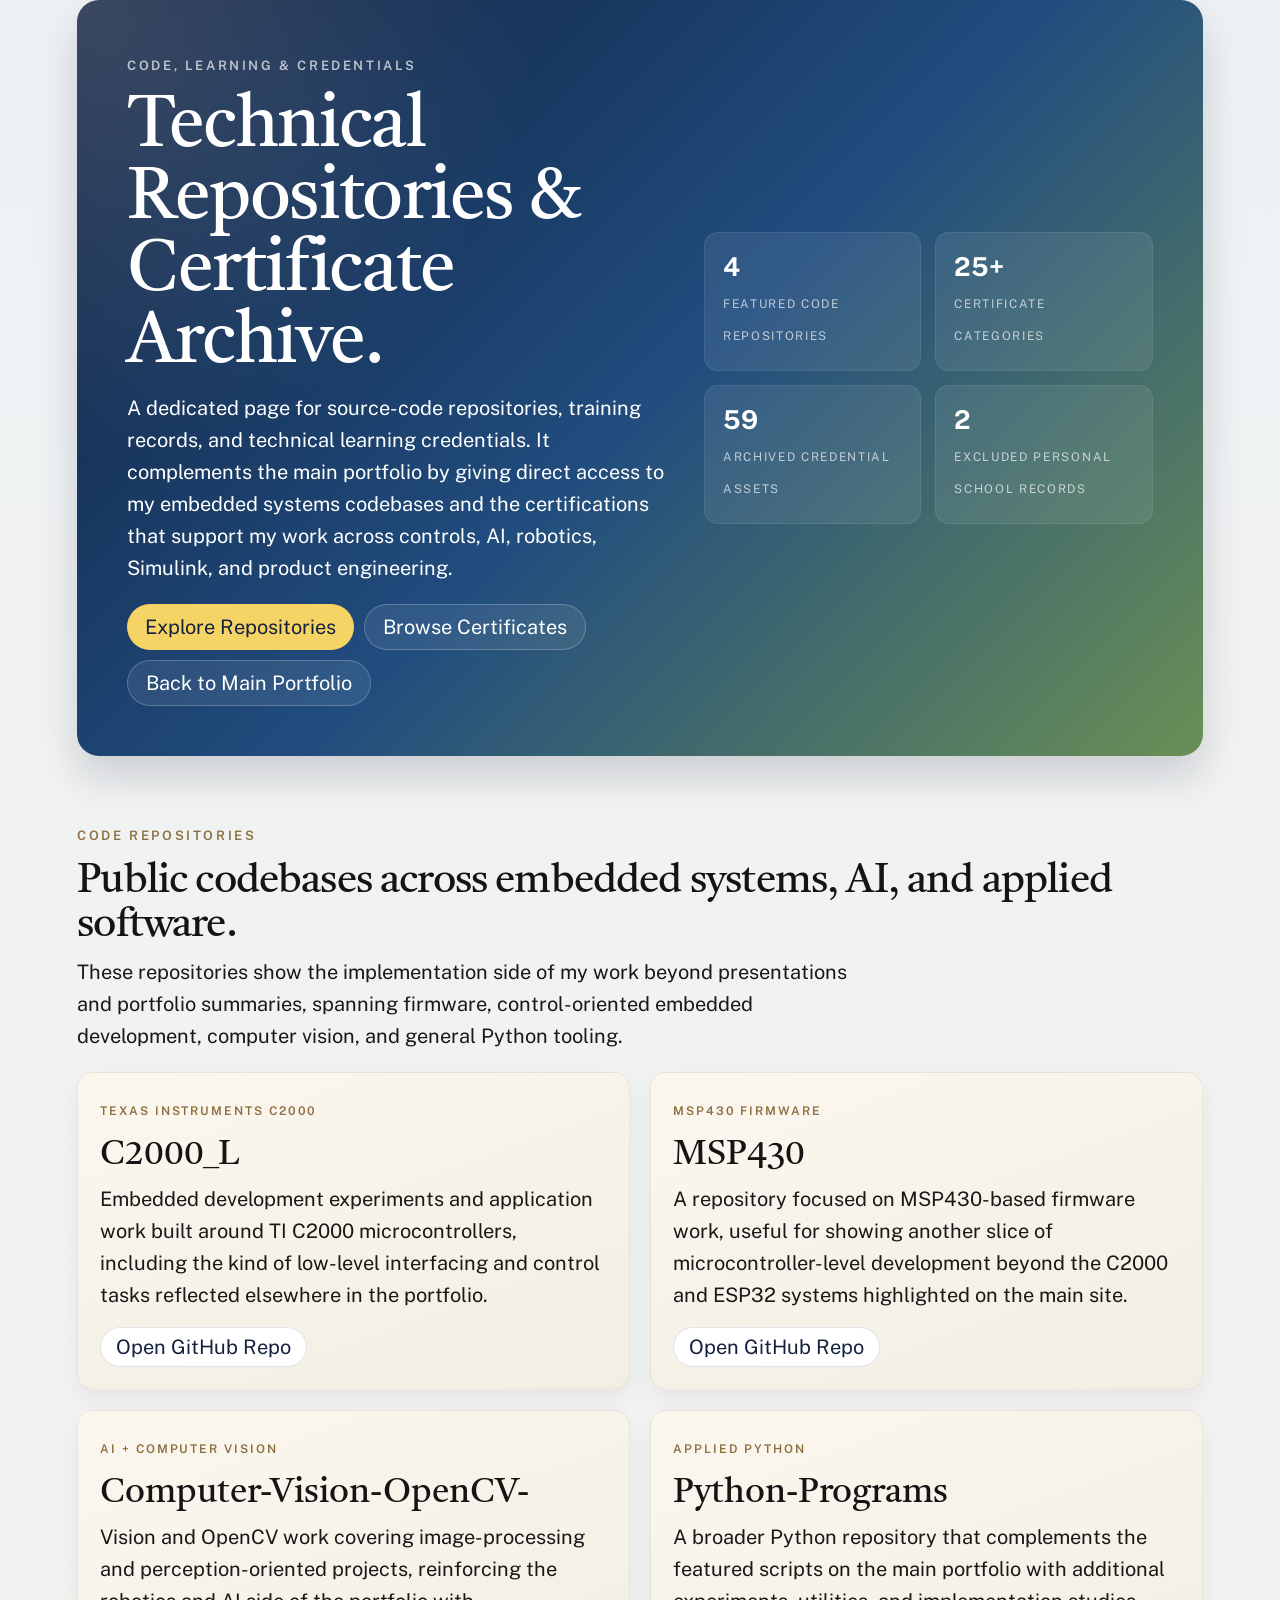
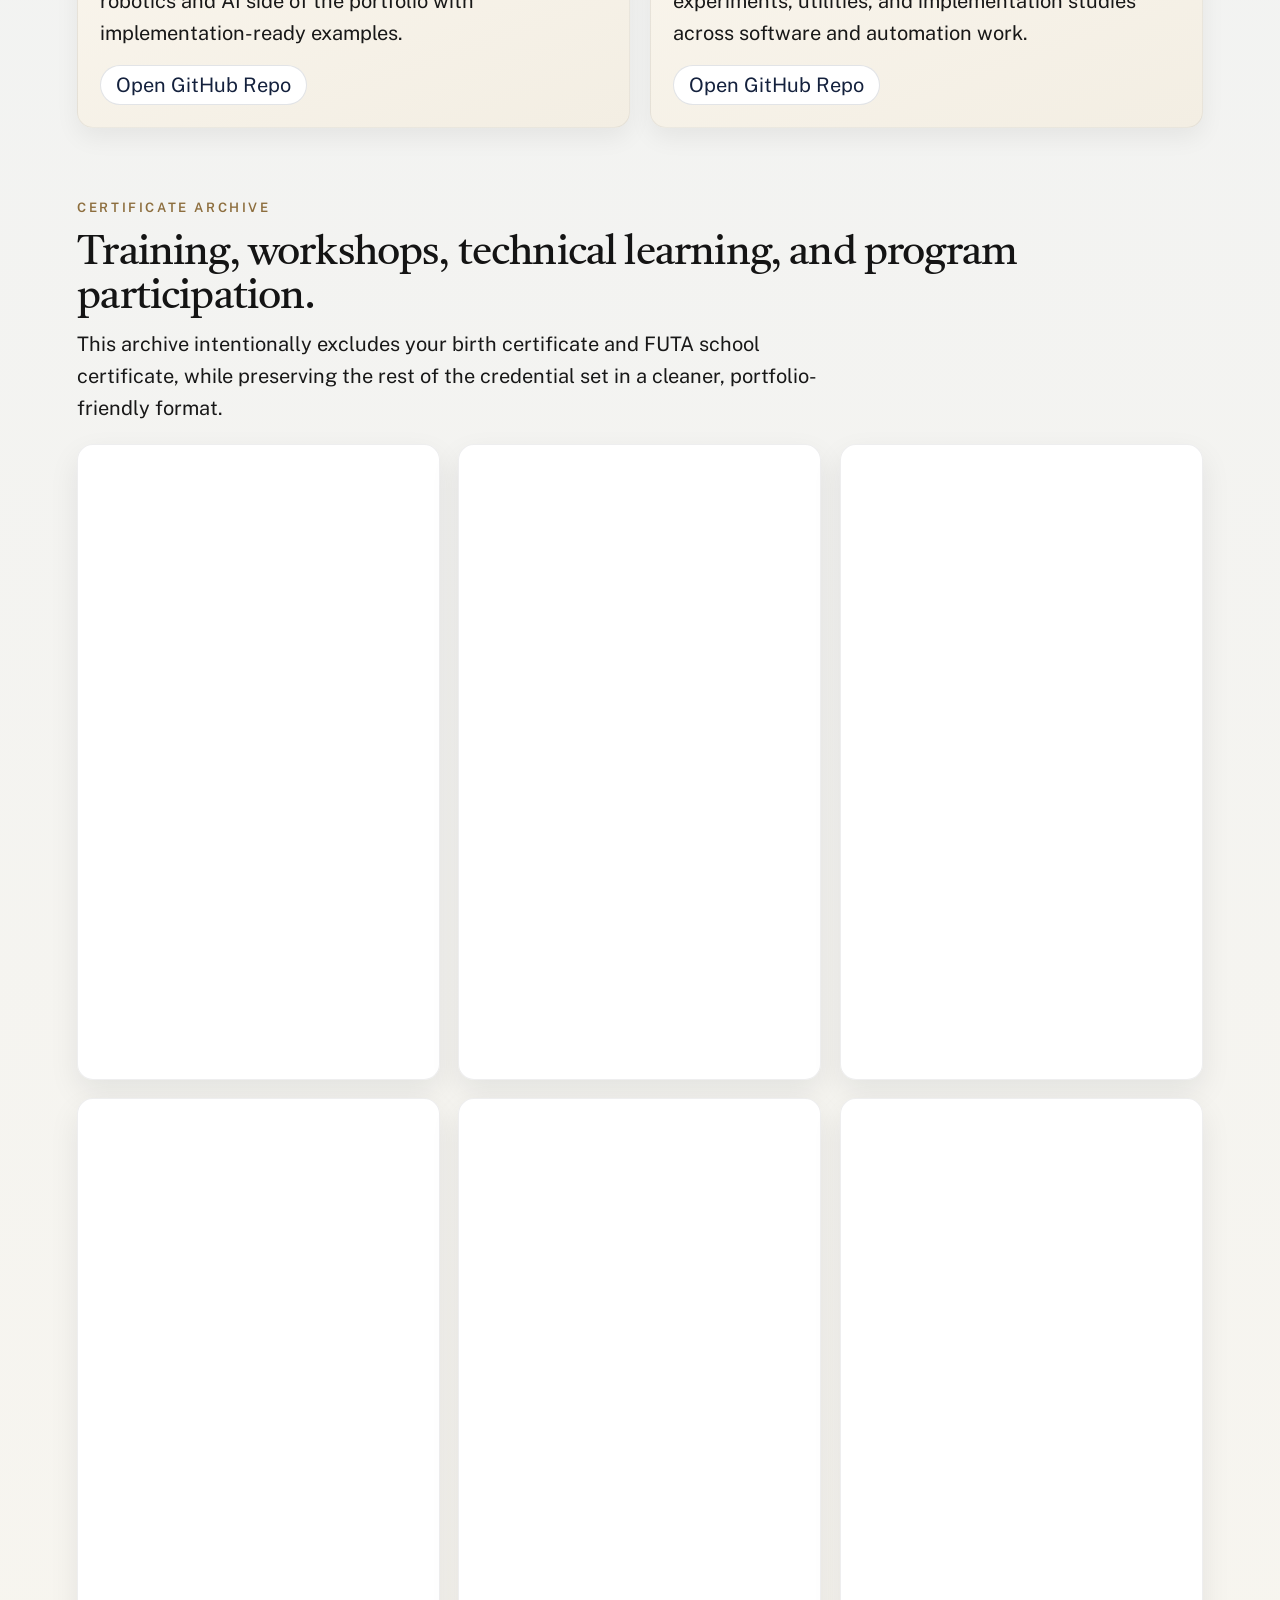
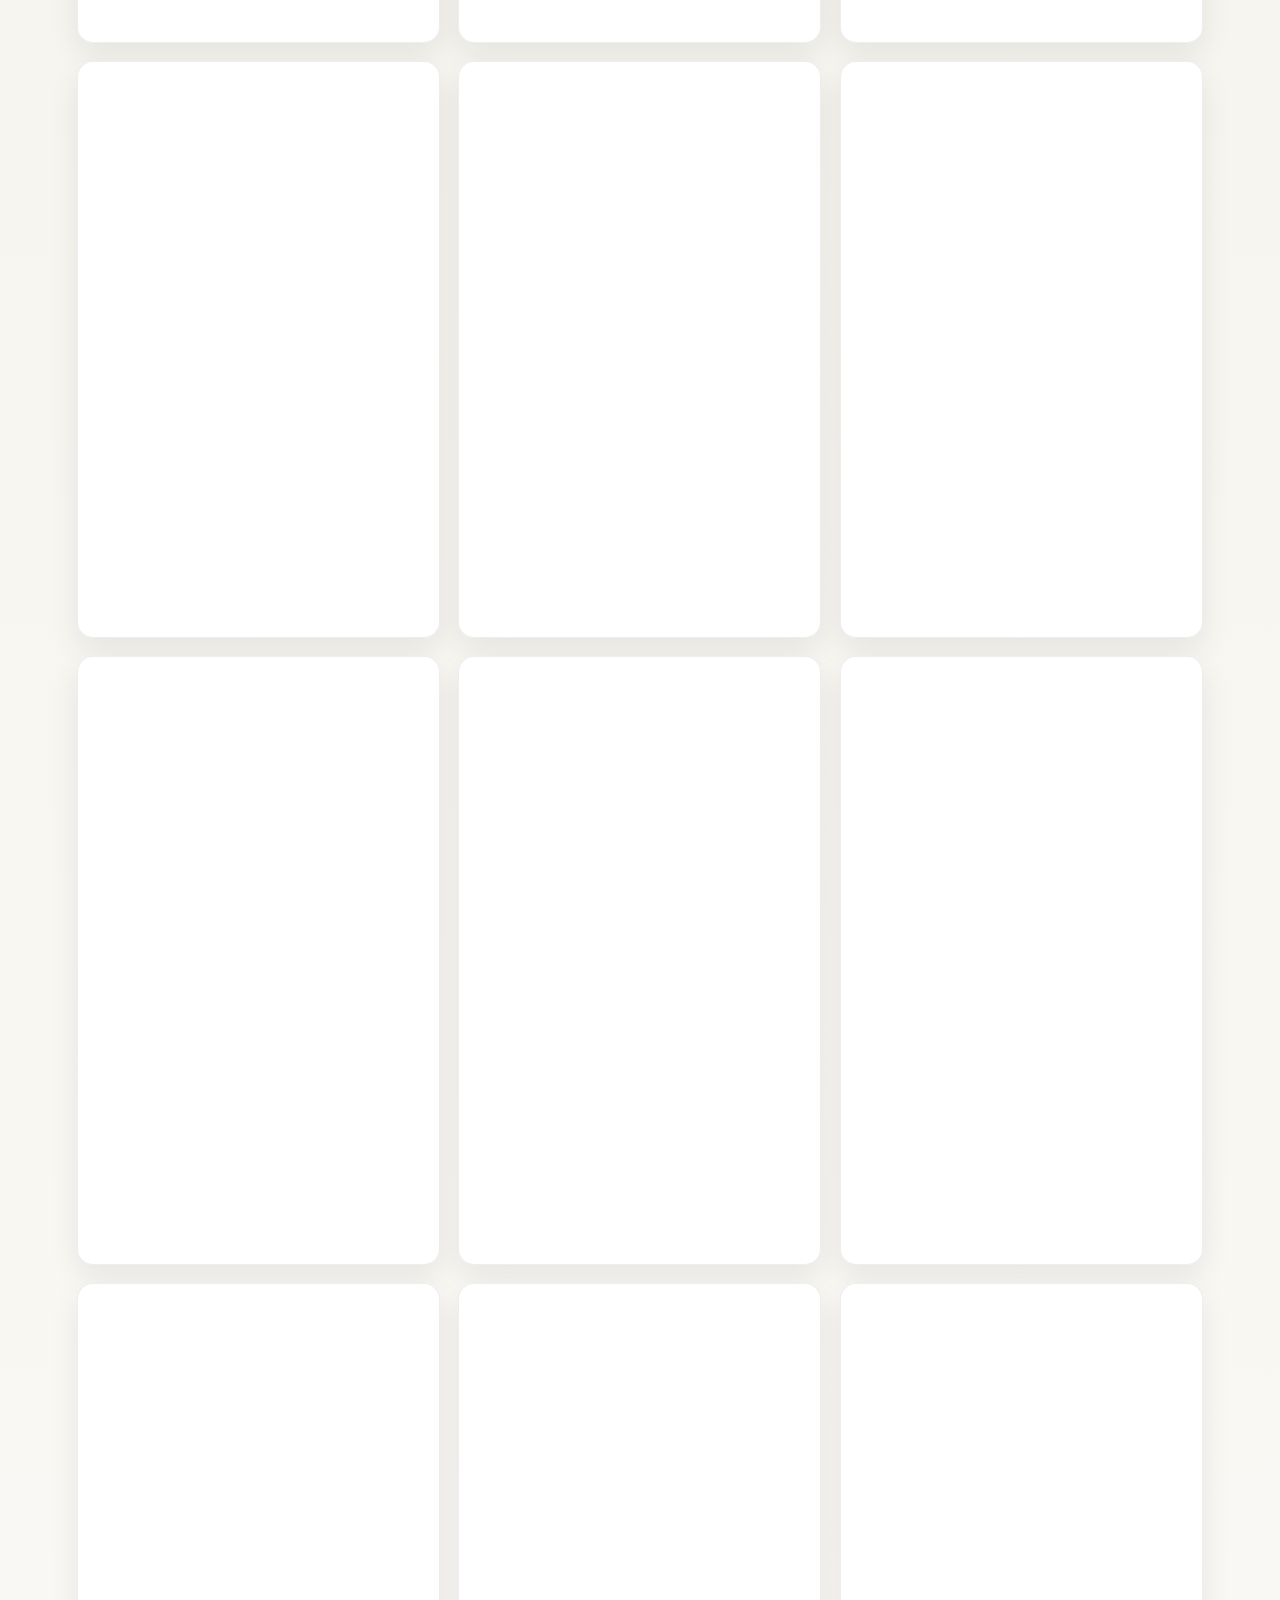
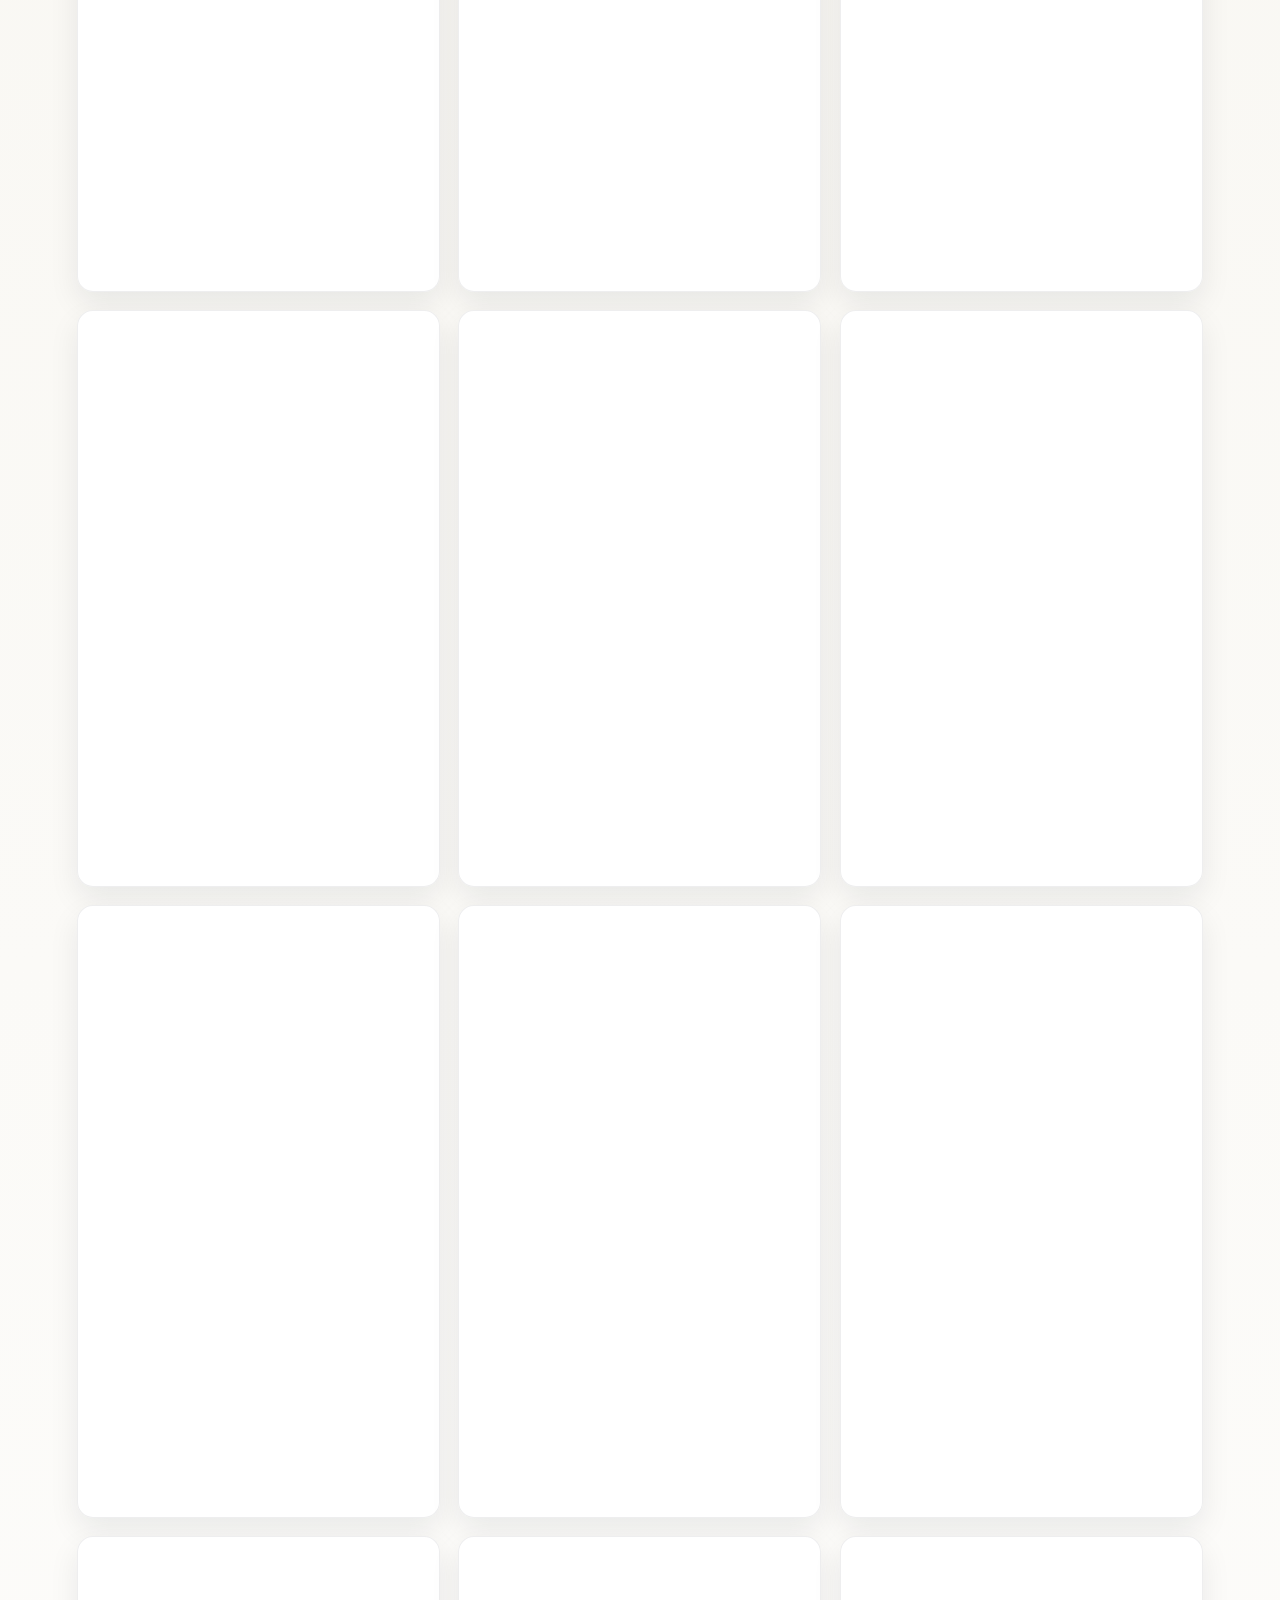
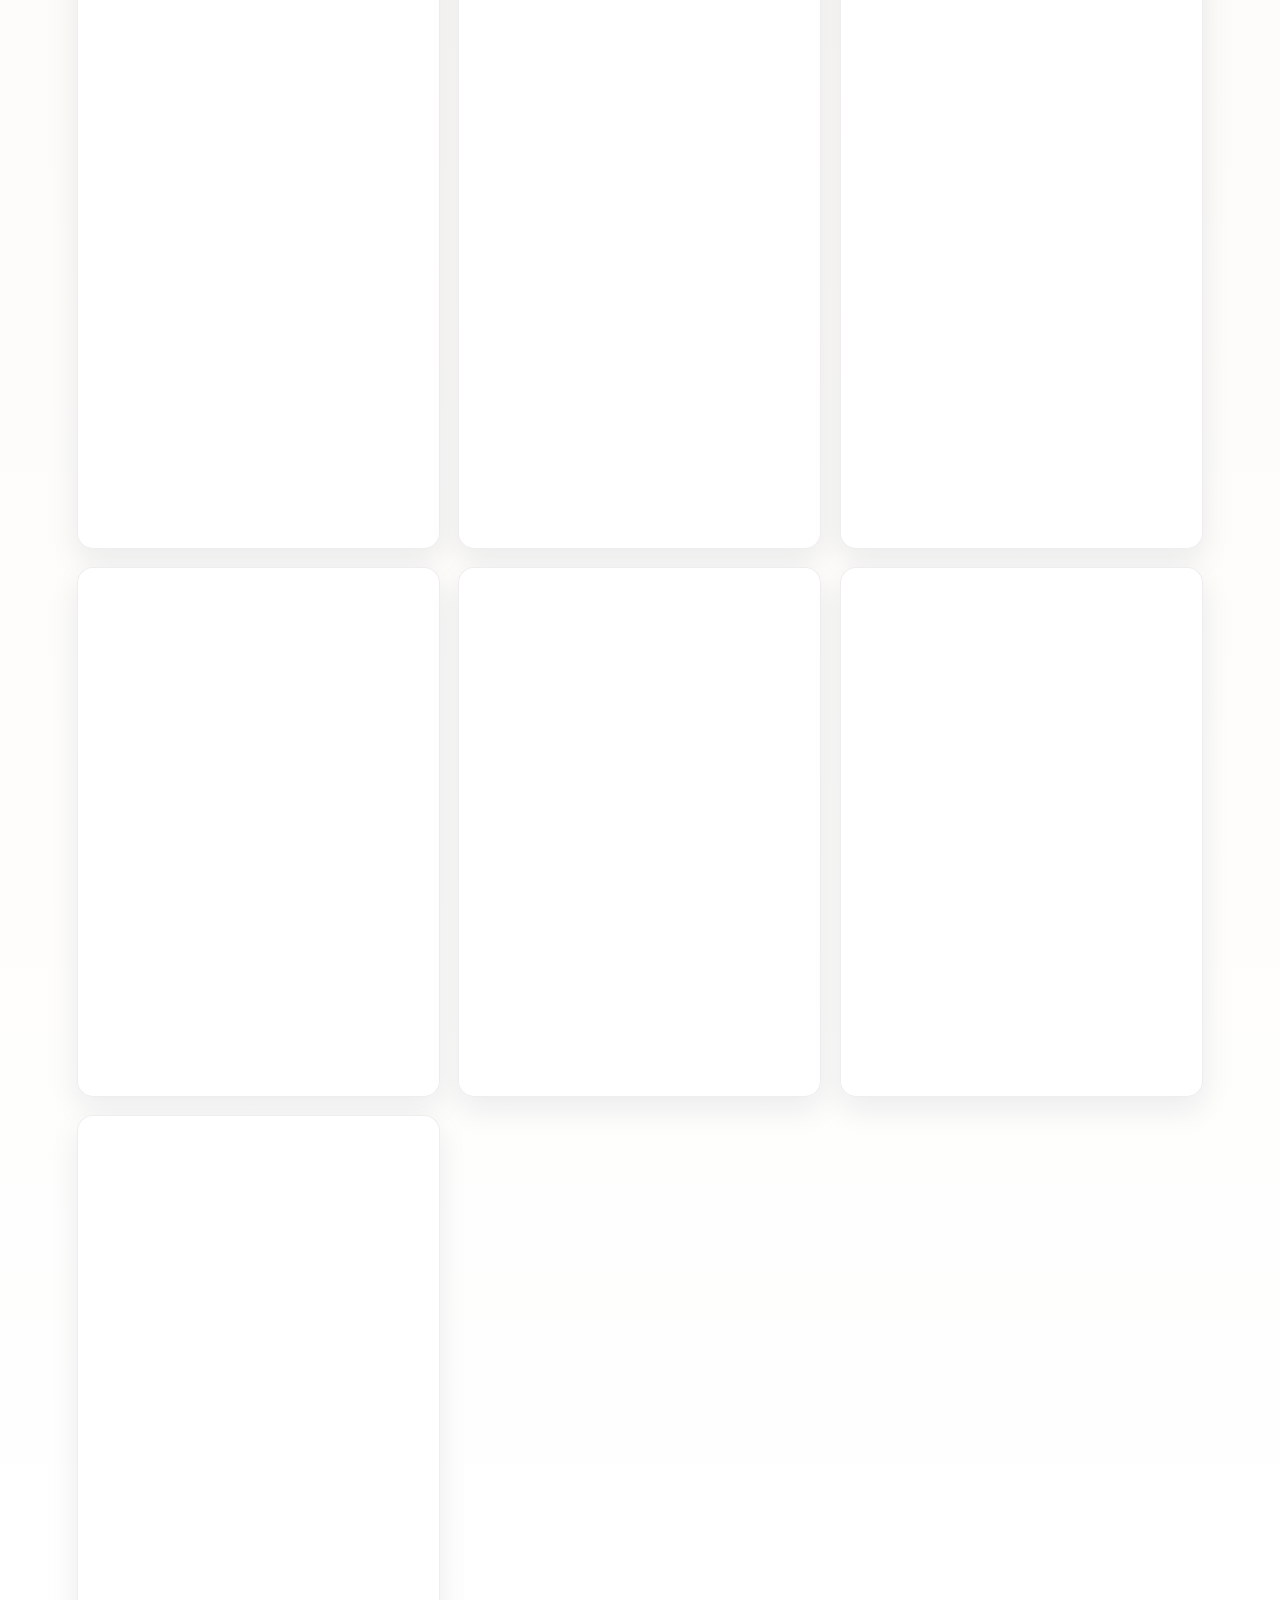
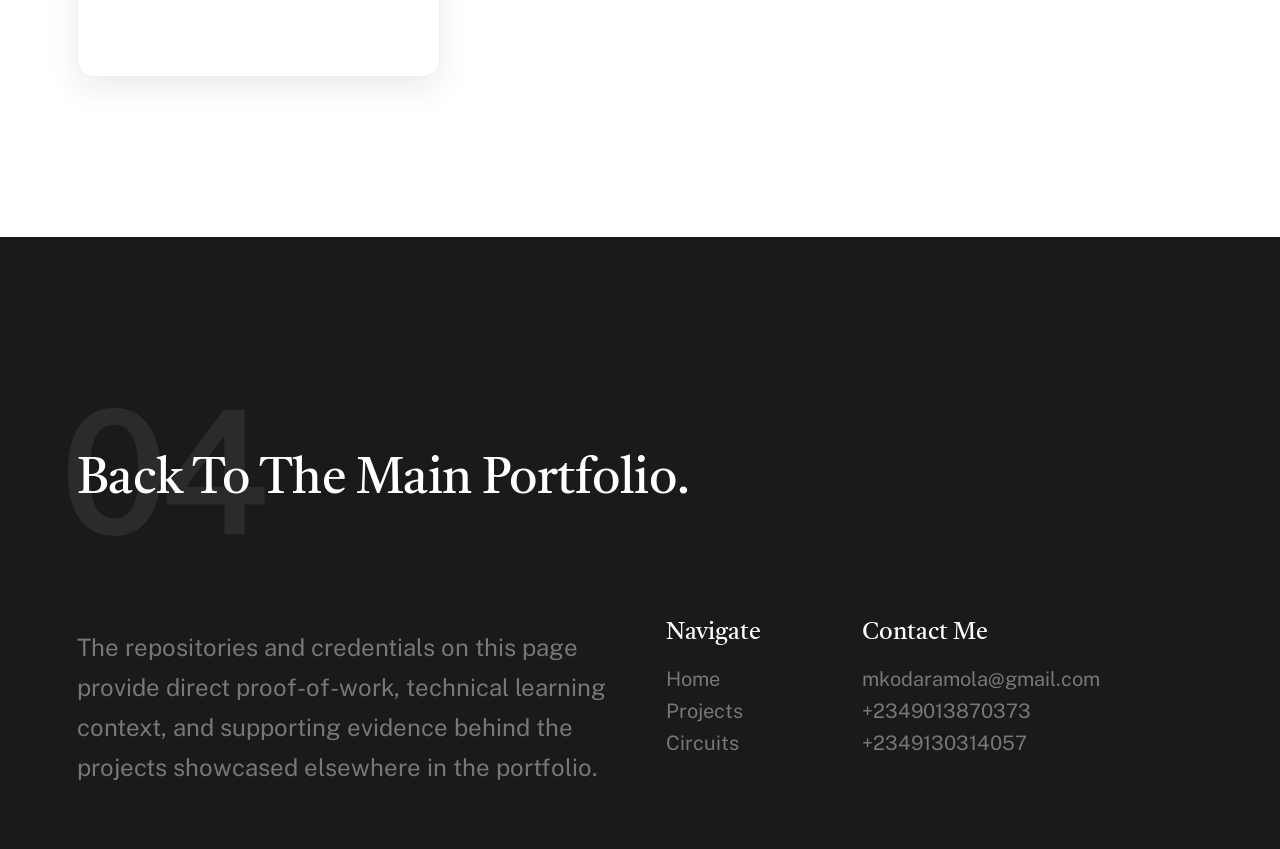
<file: credentials.html>
<!DOCTYPE html>
<html lang="en" class="no-js">
<head>

    <meta charset="utf-8">
    <meta name="viewport" content="width=device-width, initial-scale=1">
    <title>Resources & Credentials | Oluwafemi Michael Daramola</title>

    <script>
        document.documentElement.classList.remove('no-js');
        document.documentElement.classList.add('js');
    </script>

    <link rel="stylesheet" href="css/vendor.css">
    <link rel="stylesheet" href="css/styles.css">

    <link rel="apple-touch-icon" sizes="180x180" href="apple-touch-icon.png">
    <link rel="icon" type="image/png" sizes="32x32" href="favicon-32x32.png">
    <link rel="icon" type="image/png" sizes="16x16" href="favicon-16x16.png">
    <link rel="manifest" href="site.webmanifest">

</head>

<body id="top" class="psc-page">

    <div id="page" class="s-pagewrap">

        <header class="s-header">
            <div class="row s-header__inner">

                <div class="s-header__block">
                    <div class="s-header__logo">
                        <a class="logo" href="index.html">
                            <img src="images/logo.svg" alt="Homepage">
                        </a>
                    </div>

                    <a class="s-header__menu-toggle" href="#0"><span>Menu</span></a>
                </div>

                <nav class="s-header__nav">
                    <ul class="s-header__menu-links">
                        <li><a href="index.html#intro">Home</a></li>
                        <li><a href="projects.html">Projects</a></li>
                        <li><a href="psc.html">Circuits</a></li>
                        <li class="current"><a href="#resources">Resources</a></li>
                        <li><a href="index.html#footer">Contact</a></li>
                    </ul>
                </nav>

            </div>
        </header>

        <main class="resource-shell">

            <section id="resources" class="resource-hero">
                <div class="row">
                    <div class="column xl-12">
                        <div class="resource-hero__wrap">
                            <div class="resource-hero__grid">
                                <div>
                                    <p class="resource-hero__eyebrow">Code, Learning & Credentials</p>
                                    <h1 class="resource-hero__title">Technical Repositories & Certificate Archive.</h1>
                                    <p class="resource-hero__text">
                                    A dedicated page for source-code repositories, training records, and technical learning credentials. It complements the main portfolio by giving direct access to my embedded systems codebases and the certifications that support my work across controls, AI, robotics, Simulink, and product engineering.
                                    </p>
                                    <div class="resource-hero__actions">
                                        <a class="btn-primary" href="#repos">Explore Repositories</a>
                                        <a class="btn-secondary" href="#certificates">Browse Certificates</a>
                                        <a class="btn-secondary" href="index.html#works">Back to Main Portfolio</a>
                                    </div>
                                </div>

                                <div class="resource-stat-grid">
                                    <div class="resource-stat">
                                        <span class="resource-stat__number">4</span>
                                        <span class="resource-stat__label">Featured code repositories</span>
                                    </div>
                                    <div class="resource-stat">
                                        <span class="resource-stat__number">25+</span>
                                        <span class="resource-stat__label">Certificate categories</span>
                                    </div>
                                    <div class="resource-stat">
                                        <span class="resource-stat__number">59</span>
                                        <span class="resource-stat__label">Archived credential assets</span>
                                    </div>
                                    <div class="resource-stat">
                                        <span class="resource-stat__number">2</span>
                                        <span class="resource-stat__label">Excluded personal school records</span>
                                    </div>
                                </div>
                            </div>
                        </div>
                    </div>
                </div>
            </section>

            <section id="repos" class="psc-section">
                <div class="row">
                    <div class="column xl-12">
                        <div class="psc-section__header">
                            <p class="psc-section__eyebrow">Code Repositories</p>
                            <h2 class="psc-section__title">Public codebases across embedded systems, AI, and applied software.</h2>
                            <p class="psc-section__text">
                            These repositories show the implementation side of my work beyond presentations and portfolio summaries, spanning firmware, control-oriented embedded development, computer vision, and general Python tooling.
                            </p>
                        </div>
                    </div>
                </div>

                <div class="row">
                    <div class="column xl-12">
                        <div class="repo-grid">
                            <article class="repo-card">
                                <p class="repo-card__eyebrow">Texas Instruments C2000</p>
                                <h3 class="repo-card__title">C2000_L</h3>
                                <p class="repo-card__text">
                                Embedded development experiments and application work built around TI C2000 microcontrollers, including the kind of low-level interfacing and control tasks reflected elsewhere in the portfolio.
                                </p>
                                <div class="repo-card__actions">
                                    <a href="https://github.com/mkodaramola/C2000_L" target="_blank" rel="noopener noreferrer">Open GitHub Repo</a>
                                </div>
                            </article>

                            <article class="repo-card">
                                <p class="repo-card__eyebrow">MSP430 Firmware</p>
                                <h3 class="repo-card__title">MSP430</h3>
                                <p class="repo-card__text">
                                A repository focused on MSP430-based firmware work, useful for showing another slice of microcontroller-level development beyond the C2000 and ESP32 systems highlighted on the main site.
                                </p>
                                <div class="repo-card__actions">
                                    <a href="https://github.com/mkodaramola/MSP430" target="_blank" rel="noopener noreferrer">Open GitHub Repo</a>
                                </div>
                            </article>

                            <article class="repo-card">
                                <p class="repo-card__eyebrow">AI + Computer Vision</p>
                                <h3 class="repo-card__title">Computer-Vision-OpenCV-</h3>
                                <p class="repo-card__text">
                                Vision and OpenCV work covering image-processing and perception-oriented projects, reinforcing the robotics and AI side of the portfolio with implementation-ready examples.
                                </p>
                                <div class="repo-card__actions">
                                    <a href="https://github.com/mkodaramola/Computer-Vision-OpenCV-" target="_blank" rel="noopener noreferrer">Open GitHub Repo</a>
                                </div>
                            </article>

                            <article class="repo-card">
                                <p class="repo-card__eyebrow">Applied Python</p>
                                <h3 class="repo-card__title">Python-Programs</h3>
                                <p class="repo-card__text">
                                A broader Python repository that complements the featured scripts on the main portfolio with additional experiments, utilities, and implementation studies across software and automation work.
                                </p>
                                <div class="repo-card__actions">
                                    <a href="https://github.com/mkodaramola/Python-Programs" target="_blank" rel="noopener noreferrer">Open GitHub Repo</a>
                                </div>
                            </article>
                        </div>
                    </div>
                </div>
            </section>

            <section id="certificates" class="psc-section">
                <div class="row">
                    <div class="column xl-12">
                        <div class="psc-section__header">
                            <p class="psc-section__eyebrow">Certificate Archive</p>
                            <h2 class="psc-section__title">Training, workshops, technical learning, and program participation.</h2>
                            <p class="psc-section__text">
                            This archive intentionally excludes your birth certificate and FUTA school certificate, while preserving the rest of the credential set in a cleaner, portfolio-friendly format.
                            </p>
                        </div>
                    </div>
                </div>

                <div class="row">
                    <div class="column xl-12">
                        <div class="cert-grid">
                            <article class="cert-card cert-card--document">
                                <div class="cert-card__body">
                                    <p class="cert-card__eyebrow">Leadership & Communication</p>
                                    <h3 class="cert-card__title">Fundamentals of Grant Writing</h3>
                                    <p class="cert-card__text">Training record covering grant-writing fundamentals and proposal framing.</p>
                                    <div class="cert-card__actions">
                                        <a href="assets/certificates/Fundamentals of Grant Writing.pdf" target="_blank" rel="noopener noreferrer">Open PDF</a>
                                    </div>
                                </div>
                            </article>

                            <article class="cert-card cert-card--document">
                                <div class="cert-card__body">
                                    <p class="cert-card__eyebrow">Entrepreneurship</p>
                                    <h3 class="cert-card__title">Starting & Running a Business</h3>
                                    <p class="cert-card__text">A foundational entrepreneurship credential aligned with product and venture work.</p>
                                    <div class="cert-card__actions">
                                        <a href="assets/certificates/Fundamentals of Starting and Running a Business.pdf" target="_blank" rel="noopener noreferrer">Open PDF</a>
                                    </div>
                                </div>
                            </article>

                            <article class="cert-card cert-card--document">
                                <div class="cert-card__body">
                                    <p class="cert-card__eyebrow">Leadership</p>
                                    <h3 class="cert-card__title">Servant Leadership</h3>
                                    <p class="cert-card__text">A training record focused on leadership approach, service, and team impact.</p>
                                    <div class="cert-card__actions">
                                        <a href="assets/certificates/Servant Leadership.pdf" target="_blank" rel="noopener noreferrer">Open PDF</a>
                                    </div>
                                </div>
                            </article>

                            <article class="cert-card">
                                <div class="cert-card__media">
                                    <img loading="lazy" decoding="async" src="assets/certificates/ACTRG/Capture.PNG" alt="ACTRG certificate preview">
                                </div>
                                <div class="cert-card__body">
                                    <p class="cert-card__eyebrow">Program Participation</p>
                                    <h3 class="cert-card__title">ACTRG</h3>
                                    <p class="cert-card__text">Preview from the ACTRG credential archive.</p>
                                    <div class="cert-card__actions">
                                        <a href="assets/certificates/ACTRG/Capture.PNG" target="_blank" rel="noopener noreferrer">Open Preview</a>
                                    </div>
                                </div>
                            </article>

                            <article class="cert-card">
                                <div class="cert-card__media">
                                    <img loading="lazy" decoding="async" src="assets/certificates/Advance C/certificate-w28uvo82bbka-1735643711_page-0001.jpg" alt="Advanced C certificate preview">
                                </div>
                                <div class="cert-card__body">
                                    <p class="cert-card__eyebrow">Programming</p>
                                    <h3 class="cert-card__title">Advanced C</h3>
                                    <p class="cert-card__text">Technical training certificate in Advanced C programming.</p>
                                    <div class="cert-card__actions">
                                        <a href="assets/certificates/Advance C/certificate-w28uvo82bbka-1735643711.pdf" target="_blank" rel="noopener noreferrer">Certificate PDF</a>
                                        <a href="assets/certificates/Advance C/certificate-w28uvo82bbka-1735643711_page-0001.jpg" target="_blank" rel="noopener noreferrer">Preview Image</a>
                                    </div>
                                </div>
                            </article>

                            <article class="cert-card">
                                <div class="cert-card__media">
                                    <img loading="lazy" decoding="async" src="assets/certificates/AI Fundamentals Workshop/AI Fundamentals Workshop.jpg" alt="AI Fundamentals Workshop certificate preview">
                                </div>
                                <div class="cert-card__body">
                                    <p class="cert-card__eyebrow">AI Training</p>
                                    <h3 class="cert-card__title">AI Fundamentals Workshop</h3>
                                    <p class="cert-card__text">Workshop participation in AI fundamentals and related learning activities.</p>
                                    <div class="cert-card__actions">
                                        <a href="assets/certificates/AI Fundamentals Workshop/AI Fundamentals Workshop.jpg" target="_blank" rel="noopener noreferrer">Open Preview</a>
                                    </div>
                                </div>
                            </article>

                            <article class="cert-card">
                                <div class="cert-card__media">
                                    <img loading="lazy" decoding="async" src="assets/certificates/ARM/certificate-7b7nqgetywvg-1739588767_page-0001.jpg" alt="ARM certificate preview">
                                </div>
                                <div class="cert-card__body">
                                    <p class="cert-card__eyebrow">Embedded Systems</p>
                                    <h3 class="cert-card__title">ARM</h3>
                                    <p class="cert-card__text">ARM-focused learning credential relevant to microcontroller and low-level systems work.</p>
                                    <div class="cert-card__actions">
                                        <a href="assets/certificates/ARM/certificate-7b7nqgetywvg-1739588767.pdf" target="_blank" rel="noopener noreferrer">Certificate PDF</a>
                                        <a href="assets/certificates/ARM/certificate-7b7nqgetywvg-1739588767_page-0001.jpg" target="_blank" rel="noopener noreferrer">Preview Image</a>
                                    </div>
                                </div>
                            </article>

                            <article class="cert-card">
                                <div class="cert-card__media">
                                    <img loading="lazy" decoding="async" src="assets/certificates/Basic Financial Literacy/Daramola Oluwafemi Michael_NYSC_Certificate_page-0001.jpg" alt="Basic Financial Literacy certificate preview">
                                </div>
                                <div class="cert-card__body">
                                    <p class="cert-card__eyebrow">Personal Development</p>
                                    <h3 class="cert-card__title">Basic Financial Literacy</h3>
                                    <p class="cert-card__text">A financial-literacy credential from the NYSC training context.</p>
                                    <div class="cert-card__actions">
                                        <a href="assets/certificates/Basic Financial Literacy/Daramola Oluwafemi Michael_NYSC_Certificate.pdf" target="_blank" rel="noopener noreferrer">Certificate PDF</a>
                                        <a href="assets/certificates/Basic Financial Literacy/Daramola Oluwafemi Michael_NYSC_Certificate_page-0001.jpg" target="_blank" rel="noopener noreferrer">Preview Image</a>
                                    </div>
                                </div>
                            </article>

                            <article class="cert-card">
                                <div class="cert-card__media">
                                    <img loading="lazy" decoding="async" src="assets/certificates/C++/intro to C++.jpg" alt="Intro to C++ certificate preview">
                                </div>
                                <div class="cert-card__body">
                                    <p class="cert-card__eyebrow">Programming</p>
                                    <h3 class="cert-card__title">C++</h3>
                                    <p class="cert-card__text">A certificate in introductory C++ programming, supporting firmware and systems work.</p>
                                    <div class="cert-card__actions">
                                        <a href="assets/certificates/C++/Intro to C++.pdf" target="_blank" rel="noopener noreferrer">Certificate PDF</a>
                                        <a href="assets/certificates/C++/intro to C++.jpg" target="_blank" rel="noopener noreferrer">Preview Image</a>
                                    </div>
                                </div>
                            </article>

                            <article class="cert-card cert-card--document">
                                <div class="cert-card__body">
                                    <p class="cert-card__eyebrow">Space Engineering</p>
                                    <h3 class="cert-card__title">CanSat</h3>
                                    <p class="cert-card__text">A CanSat-related certificate aligned with the space systems and team-lead work in the portfolio.</p>
                                    <div class="cert-card__actions">
                                        <a href="assets/certificates/CanSat/Oluwafemi Daramola-8cfb.pdf" target="_blank" rel="noopener noreferrer">Certificate PDF</a>
                                    </div>
                                </div>
                            </article>

                            <article class="cert-card">
                                <div class="cert-card__media">
                                    <img loading="lazy" decoding="async" src="assets/certificates/Computer Vision/certificate_page-0001.jpg" alt="Computer Vision certificate preview">
                                </div>
                                <div class="cert-card__body">
                                    <p class="cert-card__eyebrow">AI + Vision</p>
                                    <h3 class="cert-card__title">Computer Vision</h3>
                                    <p class="cert-card__text">A computer-vision learning credential aligned with the OpenCV repository and robotics work.</p>
                                    <div class="cert-card__actions">
                                        <a href="assets/certificates/Computer Vision/certificate.pdf" target="_blank" rel="noopener noreferrer">Certificate PDF</a>
                                        <a href="assets/certificates/Computer Vision/report.pdf" target="_blank" rel="noopener noreferrer">Report PDF</a>
                                    </div>
                                </div>
                            </article>

                            <article class="cert-card">
                                <div class="cert-card__media">
                                    <img loading="lazy" decoding="async" src="assets/certificates/Control Design Onramp/certificate_page-0001.jpg" alt="Control Design Onramp certificate preview">
                                </div>
                                <div class="cert-card__body">
                                    <p class="cert-card__eyebrow">Controls</p>
                                    <h3 class="cert-card__title">Control Design Onramp</h3>
                                    <p class="cert-card__text">MathWorks control-design training that complements the Simulink modeling work on the site.</p>
                                    <div class="cert-card__actions">
                                        <a href="assets/certificates/Control Design Onramp/certificate.pdf" target="_blank" rel="noopener noreferrer">Certificate PDF</a>
                                        <a href="assets/certificates/Control Design Onramp/certificate_page-0001.jpg" target="_blank" rel="noopener noreferrer">Preview Image</a>
                                    </div>
                                </div>
                            </article>

                            <article class="cert-card">
                                <div class="cert-card__media">
                                    <img loading="lazy" decoding="async" src="assets/certificates/Diploma in Robotics/dirobotics.PNG" alt="Diploma in Robotics certificate preview">
                                </div>
                                <div class="cert-card__body">
                                    <p class="cert-card__eyebrow">Robotics</p>
                                    <h3 class="cert-card__title">Diploma in Robotics</h3>
                                    <p class="cert-card__text">A robotics-focused credential that supports the broader robotics and embedded systems profile.</p>
                                    <div class="cert-card__actions">
                                        <a href="assets/certificates/Diploma in Robotics/Learner-Verification-2845-30766323.pdf" target="_blank" rel="noopener noreferrer">Verification PDF</a>
                                        <a href="assets/certificates/Diploma in Robotics/dirobotics.PNG" target="_blank" rel="noopener noreferrer">Preview Image</a>
                                    </div>
                                </div>
                            </article>

                            <article class="cert-card">
                                <div class="cert-card__media">
                                    <img loading="lazy" decoding="async" src="assets/certificates/ET SEF/EF SET Certificate_page-0002.jpg" alt="EF SET certificate preview">
                                </div>
                                <div class="cert-card__body">
                                    <p class="cert-card__eyebrow">Communication</p>
                                    <h3 class="cert-card__title">EF SET</h3>
                                    <p class="cert-card__text">English proficiency certification supporting communication and presentation work.</p>
                                    <div class="cert-card__actions">
                                        <a href="assets/certificates/ET SEF/EF SET Certificate.pdf" target="_blank" rel="noopener noreferrer">Certificate PDF</a>
                                        <a href="assets/certificates/ET SEF/EF SET Certificate 2.pdf" target="_blank" rel="noopener noreferrer">Alternate PDF</a>
                                    </div>
                                </div>
                            </article>

                            <article class="cert-card">
                                <div class="cert-card__media">
                                    <img loading="lazy" decoding="async" src="assets/certificates/FreeRTOS/certificate-ut7uungxb965-1739640282_page-0001.jpg" alt="FreeRTOS certificate preview">
                                </div>
                                <div class="cert-card__body">
                                    <p class="cert-card__eyebrow">Embedded Software</p>
                                    <h3 class="cert-card__title">FreeRTOS</h3>
                                    <p class="cert-card__text">A training credential in FreeRTOS, relevant to real-time embedded application development.</p>
                                    <div class="cert-card__actions">
                                        <a href="assets/certificates/FreeRTOS/certificate-ut7uungxb965-1739640282.pdf" target="_blank" rel="noopener noreferrer">Certificate PDF</a>
                                        <a href="assets/certificates/FreeRTOS/certificate-ut7uungxb965-1739640282_page-0001.jpg" target="_blank" rel="noopener noreferrer">Preview Image</a>
                                    </div>
                                </div>
                            </article>

                            <article class="cert-card">
                                <div class="cert-card__media">
                                    <img loading="lazy" decoding="async" src="assets/certificates/Fusion 360/Fusion 360.jpg" alt="Fusion 360 certificate preview">
                                </div>
                                <div class="cert-card__body">
                                    <p class="cert-card__eyebrow">Design Tools</p>
                                    <h3 class="cert-card__title">Fusion 360</h3>
                                    <p class="cert-card__text">A design-tool credential reinforcing product-development and hardware visualization skills.</p>
                                    <div class="cert-card__actions">
                                        <a href="assets/certificates/Fusion 360/Fusion 360.pdf" target="_blank" rel="noopener noreferrer">Certificate PDF</a>
                                        <a href="assets/certificates/Fusion 360/Learner-Verification-3704-30766323.pdf" target="_blank" rel="noopener noreferrer">Verification PDF</a>
                                    </div>
                                </div>
                            </article>

                            <article class="cert-card">
                                <div class="cert-card__media">
                                    <img loading="lazy" decoding="async" src="assets/certificates/Image Processing/certificate_page-0001.jpg" alt="Image Processing certificate preview">
                                </div>
                                <div class="cert-card__body">
                                    <p class="cert-card__eyebrow">AI + Vision</p>
                                    <h3 class="cert-card__title">Image Processing</h3>
                                    <p class="cert-card__text">A certificate aligned with image-based computing and visual data workflows.</p>
                                    <div class="cert-card__actions">
                                        <a href="assets/certificates/Image Processing/certificate.pdf" target="_blank" rel="noopener noreferrer">Certificate PDF</a>
                                        <a href="assets/certificates/Image Processing/certificate_page-0001.jpg" target="_blank" rel="noopener noreferrer">Preview Image</a>
                                    </div>
                                </div>
                            </article>

                            <article class="cert-card">
                                <div class="cert-card__media">
                                    <img loading="lazy" decoding="async" src="assets/certificates/ML/ML_page-0001.jpg" alt="Machine Learning certificate preview">
                                </div>
                                <div class="cert-card__body">
                                    <p class="cert-card__eyebrow">Machine Learning</p>
                                    <h3 class="cert-card__title">ML</h3>
                                    <p class="cert-card__text">Machine-learning training records relevant to AI-driven experimentation and analysis.</p>
                                    <div class="cert-card__actions">
                                        <a href="assets/certificates/ML/ML.pdf" target="_blank" rel="noopener noreferrer">Certificate PDF</a>
                                        <a href="assets/certificates/ML/ML_report.pdf" target="_blank" rel="noopener noreferrer">Report PDF</a>
                                    </div>
                                </div>
                            </article>

                            <article class="cert-card">
                                <div class="cert-card__media">
                                    <img loading="lazy" decoding="async" src="assets/certificates/ReadyTensor/CV Projects Expo 2024 - Daramola Oluwafemi Michael_page-0001.jpg" alt="ReadyTensor certificate preview">
                                </div>
                                <div class="cert-card__body">
                                    <p class="cert-card__eyebrow">AI Showcase</p>
                                    <h3 class="cert-card__title">ReadyTensor CV Projects Expo 2024</h3>
                                    <p class="cert-card__text">Participation and recognition tied to computer-vision project presentation.</p>
                                    <div class="cert-card__actions">
                                        <a href="assets/certificates/ReadyTensor/CV Projects Expo 2024 - Daramola Oluwafemi Michael.pdf" target="_blank" rel="noopener noreferrer">Certificate PDF</a>
                                        <a href="assets/certificates/ReadyTensor/CV Projects Expo 2024 - Daramola Oluwafemi Michael_page-0001.jpg" target="_blank" rel="noopener noreferrer">Preview Image</a>
                                    </div>
                                </div>
                            </article>

                            <article class="cert-card">
                                <div class="cert-card__media">
                                    <img loading="lazy" decoding="async" src="assets/certificates/SDGs/Daramola Oluwafemi .jpg" alt="SDGs certificate preview">
                                </div>
                                <div class="cert-card__body">
                                    <p class="cert-card__eyebrow">Impact & Sustainability</p>
                                    <h3 class="cert-card__title">SDGs</h3>
                                    <p class="cert-card__text">A sustainability-oriented certificate that complements socially relevant engineering work.</p>
                                    <div class="cert-card__actions">
                                        <a href="assets/certificates/SDGs/Daramola Oluwafemi .pdf" target="_blank" rel="noopener noreferrer">Certificate PDF</a>
                                        <a href="assets/certificates/SDGs/Daramola Oluwafemi .jpg" target="_blank" rel="noopener noreferrer">Preview Image</a>
                                    </div>
                                </div>
                            </article>

                            <article class="cert-card">
                                <div class="cert-card__media">
                                    <img loading="lazy" decoding="async" src="assets/certificates/Simulink Onramp/certificate_page-0001.jpg" alt="Simulink Onramp certificate preview">
                                </div>
                                <div class="cert-card__body">
                                    <p class="cert-card__eyebrow">MathWorks Training</p>
                                    <h3 class="cert-card__title">Simulink Onramp</h3>
                                    <p class="cert-card__text">A core Simulink learning credential that ties directly into the simulation work shown on the main page.</p>
                                    <div class="cert-card__actions">
                                        <a href="assets/certificates/Simulink Onramp/certificate.pdf" target="_blank" rel="noopener noreferrer">Certificate PDF</a>
                                        <a href="assets/certificates/Simulink Onramp/certificate_page-0001.jpg" target="_blank" rel="noopener noreferrer">Preview Image</a>
                                    </div>
                                </div>
                            </article>

                            <article class="cert-card">
                                <div class="cert-card__media">
                                    <img loading="lazy" decoding="async" src="assets/certificates/Sololearn/sla.PNG" alt="Sololearn certificate preview">
                                </div>
                                <div class="cert-card__body">
                                    <p class="cert-card__eyebrow">Online Learning</p>
                                    <h3 class="cert-card__title">Sololearn</h3>
                                    <p class="cert-card__text">A Sololearn credential preserved as part of the broader programming-learning archive.</p>
                                    <div class="cert-card__actions">
                                        <a href="assets/certificates/Sololearn/sla.PNG" target="_blank" rel="noopener noreferrer">Open Preview</a>
                                    </div>
                                </div>
                            </article>

                            <article class="cert-card">
                                <div class="cert-card__media">
                                    <img loading="lazy" decoding="async" src="assets/certificates/Space Science and Satellite Technology/Oluwafemi Daramola-1_page-0001.jpg" alt="Space Science and Satellite Technology certificate preview">
                                </div>
                                <div class="cert-card__body">
                                    <p class="cert-card__eyebrow">Space Systems</p>
                                    <h3 class="cert-card__title">Space Science & Satellite Technology</h3>
                                    <p class="cert-card__text">A space-technology credential aligned with my CanSat and space engineering exposure.</p>
                                    <div class="cert-card__actions">
                                        <a href="assets/certificates/Space Science and Satellite Technology/Oluwafemi Daramola-1.pdf" target="_blank" rel="noopener noreferrer">Certificate PDF</a>
                                        <a href="assets/certificates/Space Science and Satellite Technology/Oluwafemi Daramola-1_page-0001.jpg" target="_blank" rel="noopener noreferrer">Preview Image</a>
                                    </div>
                                </div>
                            </article>

                            <article class="cert-card">
                                <div class="cert-card__media">
                                    <img loading="lazy" decoding="async" src="assets/certificates/TechPIC/IMG_20231022_185641.jpg" alt="TechPIC certificate preview">
                                </div>
                                <div class="cert-card__body">
                                    <p class="cert-card__eyebrow">Innovation Program</p>
                                    <h3 class="cert-card__title">TechPIC</h3>
                                    <p class="cert-card__text">A record from the TechPIC innovation context tied to student innovation recognition.</p>
                                    <div class="cert-card__actions">
                                        <a href="assets/certificates/TechPIC/IMG_20231022_185641.jpg" target="_blank" rel="noopener noreferrer">Preview 1</a>
                                        <a href="assets/certificates/TechPIC/IMG_20231022_185757.jpg" target="_blank" rel="noopener noreferrer">Preview 2</a>
                                        <a href="assets/certificates/TechPIC/Certf.pptx" target="_blank" rel="noopener noreferrer">PPTX File</a>
                                    </div>
                                </div>
                            </article>

                            <article class="cert-card cert-card--document">
                                <div class="cert-card__body">
                                    <p class="cert-card__eyebrow">Program Support</p>
                                    <h3 class="cert-card__title">Tetfund</h3>
                                    <p class="cert-card__text">A TETFund certificate preserved as part of the broader academic and technical support archive.</p>
                                    <div class="cert-card__actions">
                                        <a href="assets/certificates/Tetfund/154 Daramola Oluwafemi.pdf" target="_blank" rel="noopener noreferrer">Certificate PDF</a>
                                    </div>
                                </div>
                            </article>

                            <article class="cert-card">
                                <div class="cert-card__media">
                                    <img loading="lazy" decoding="async" src="assets/certificates/TME/ardc.PNG" alt="TME certificate preview">
                                </div>
                                <div class="cert-card__body">
                                    <p class="cert-card__eyebrow">Program Participation</p>
                                    <h3 class="cert-card__title">TME</h3>
                                    <p class="cert-card__text">A program record included as part of the full technical growth archive.</p>
                                    <div class="cert-card__actions">
                                        <a href="assets/certificates/TME/ardc.PNG" target="_blank" rel="noopener noreferrer">Open Preview</a>
                                    </div>
                                </div>
                            </article>

                            <article class="cert-card">
                                <div class="cert-card__media">
                                    <img loading="lazy" decoding="async" src="assets/certificates/UI UNILAG Design Studio/IMG_20231117_190747.jpg" alt="UI UNILAG Design Studio certificate preview">
                                </div>
                                <div class="cert-card__body">
                                    <p class="cert-card__eyebrow">Design & Innovation</p>
                                    <h3 class="cert-card__title">UI UNILAG Design Studio</h3>
                                    <p class="cert-card__text">A design-studio credential connected to innovation and competition exposure.</p>
                                    <div class="cert-card__actions">
                                        <a href="assets/certificates/UI UNILAG Design Studio/IMG_20231117_190747.jpg" target="_blank" rel="noopener noreferrer">Open Preview</a>
                                    </div>
                                </div>
                            </article>

                            <article class="cert-card">
                                <div class="cert-card__media">
                                    <img loading="lazy" decoding="async" src="assets/certificates/World Clean Up Day/Oluwafemi.png" alt="World Clean Up Day certificate preview">
                                </div>
                                <div class="cert-card__body">
                                    <p class="cert-card__eyebrow">Community Impact</p>
                                    <h3 class="cert-card__title">World Clean Up Day</h3>
                                    <p class="cert-card__text">A community-oriented participation credential that rounds out the archive beyond technical training.</p>
                                    <div class="cert-card__actions">
                                        <a href="assets/certificates/World Clean Up Day/Oluwafemi.png" target="_blank" rel="noopener noreferrer">Open Preview</a>
                                    </div>
                                </div>
                            </article>
                        </div>
                    </div>
                </div>
            </section>

        </main>

        <footer id="footer" class="s-footer target-section">

            <div class="row">
                <div class="column lg-12">
                    <div class="section-header light-on-dark" data-num="04">
                        <h2 class="text-display-title">Back To The Main Portfolio.</h2>
                    </div>
                </div>
            </div>

            <div class="row s-footer__content">
                <div class="column xl-6 md-12 s-footer__block s-footer__about">
                    <p class="attention-getter">
                    The repositories and credentials on this page provide direct proof-of-work, technical learning context, and supporting evidence behind the projects showcased elsewhere in the portfolio.
                    </p>
                </div>

                <div class="column xl-6 md-12 s-footer__block s-footer__site-links">
                    <div class="row">
                        <div class="column xl-4 lg-5 md-6 tab-12">
                            <h5>Navigate</h5>
                            <ul class="link-list">
                                <li><a href="index.html#intro">Home</a></li>
                                <li><a href="index.html#works">Projects</a></li>
                                <li><a href="psc.html">Circuits</a></li>
                            </ul>
                        </div>
                        <div class="column xl-6 md-6 tab-12">
                            <h5>Contact Me</h5>
                            <ul class="link-list">
                                <li><a href="mailto:mkodaramola@gmail.com">mkodaramola@gmail.com</a></li>
                                <li><a href="tel:+2349013870373">+2349013870373</a></li>
                                <li><a href="tel:+2349130314057">+2349130314057</a></li>
                            </ul>
                        </div>
                    </div>
                </div>
            </div>

            <div class="row s-footer__buttons">
                <div class="column xl-6 tab-12">
                    <a href="index.html#works" class="btn btn--primary btn--large u-fullwidth">Return to Projects</a>
                </div>

                <div class="column xl-6 tab-12">
                    <a href="index.html#footer" class="btn btn--stroke btn--large u-fullwidth">Get In Touch</a>
                </div>
            </div>

            <div class="row s-footer__bottom">
                <div class="column xl-6 lg-12">
                    <ul class="s-footer__social social-list">
                        <li>
                            <a href="https://www.youtube.com/channel/UCacyj48RcdIjXXBy4rpF8YA" target="_blank" rel="noopener noreferrer">
                                <svg xmlns="http://www.w3.org/2000/svg" width="24" height="24" viewBox="0 0 24 24" style="fill:rgba(0, 0, 0, 1);"><path d="M20,3H4C3.447,3,3,3.448,3,4v16c0,0.552,0.447,1,1,1h8.615v-6.96h-2.338v-2.725h2.338v-2c0-2.325,1.42-3.592,3.5-3.592 c0.699-0.002,1.399,0.034,2.095,0.107v2.42h-1.435c-1.128,0-1.348,0.538-1.348,1.325v1.735h2.697l-0.35,2.725h-2.348V21H20 c0.553,0,1-0.448,1-1V4C21,3.448,20.553,3,20,3z"></path></svg>
                                <span class="u-screen-reader-text">Youtube</span>
                            </a>
                        </li>
                        <li>
                            <a href="https://x.com/DaramolaOl20973" target="_blank" rel="noopener noreferrer">
                                <svg xmlns="http://www.w3.org/2000/svg" width="24" height="24" viewBox="0 0 24 24" style="fill:rgba(0, 0, 0, 1);"><path d="M19.633,7.997c0.013,0.175,0.013,0.349,0.013,0.523c0,5.325-4.053,11.461-11.46,11.461c-2.282,0-4.402-0.661-6.186-1.809 c0.324,0.037,0.636,0.05,0.973,0.05c1.883,0,3.616-0.636,5.001-1.721c-1.771-0.037-3.255-1.197-3.767-2.793 c0.249,0.037,0.499,0.062,0.761,0.062c0.361,0,0.724-0.05,1.061-0.137c-1.847-0.374-3.23-1.995-3.23-3.953v-0.05 c0.537,0.299,1.16,0.486,1.82,0.511C3.534,9.419,2.823,8.184,2.823,6.787c0-0.748,0.199-1.434,0.548-2.032 c1.983,2.443,4.964,4.04,8.306,4.215c-0.062-0.3-0.1-0.611-0.1-0.923c0-2.22,1.796-4.028,4.028-4.028 c1.16,0,2.207,0.486,2.943,1.272c0.91-0.175,1.782-0.512,2.556-0.973c-0.299,0.935-0.936,1.721-1.771,2.22 c0.811-0.088,1.597-0.312,2.319-0.624C21.104,6.712,20.419,7.423,19.633,7.997z"></path></svg>
                                <span class="u-screen-reader-text">Twitter</span>
                            </a>
                        </li>
                        <li>
                            <a href="https://www.linkedin.com/in/oluwafemi-m-daramola-beng-gmnse-aa3a0b199" target="_blank" rel="noopener noreferrer">
                                <svg xmlns="http://www.w3.org/2000/svg" width="24" height="24" viewBox="0 0 24 24" style="fill:rgba(0, 0, 0, 1);"><path d="M4.98 3.5C3.34 3.5 2 4.83 2 6.46c0 1.6 1.3 2.9 2.9 2.9h.04c1.68 0 2.98-1.3 2.98-2.9-.04-1.63-1.3-2.96-2.94-2.96zM2.5 8.98H7.5V21H2.5zM9.5 9c0-.5.38-1 .88-1 .5 0 .88.5.88 1v12H9.5zm6 0c-1.5 0-3 1.5-3 3.5v7.5h3v-7.5c0-1.5 1-3.5 3-3.5s3 2 3 3.5v7.5h3v-7.5c0-3-2-5.5-5-5.5z"/></svg>
                                <span class="u-screen-reader-text">LinkedIn</span>
                            </a>
                        </li>
                        <li>
                            <a href="mailto:mkodaramola@gmail.com">
                                <svg xmlns="http://www.w3.org/2000/svg" width="24" height="24" viewBox="0 0 24 24" style="fill: rgba(0, 0, 0, 1);"><path d="M20 4H4a2 2 0 0 0-2 2v12a2 2 0 0 0 2 2h16a2 2 0 0 0 2-2V6a2 2 0 0 0-2-2zm0 2v.01L12 13 4 6.01V6h16z"/></svg>
                                <span class="u-screen-reader-text">Email</span>
                            </a>
                        </li>
                    </ul>
                </div>

                <div class="column xl-6 lg-12">
                    <p class="ss-copyright">
                        <span>© Copyright Oluwafemi Michael Daramola 2024</span>
                        <span>Design by <a href="https://styleshout.com/">StyleShout</a> Distribution by <a href="https://themewagon.com">ThemeWagon</a></span>
                    </p>
                </div>
            </div>

            <div class="ss-go-top">
                <a title="Back to Top" href="#top">
                    <svg xmlns="http://www.w3.org/2000/svg" width="24" height="24" viewBox="0 0 24 24" style="fill: rgba(0, 0, 0, 1);"><path d="M5.536 21.886a1.004 1.004 0 0 0 1.033-.064l13-9a1 1 0 0 0 0-1.644l-13-9A1 1 0 0 0 5 3v18a1 1 0 0 0 .536.886z"></path></svg>
                </a>
                <span>Back To Top</span>
            </div>

        </footer>

    </div>

    <script src="js/plugins.js"></script>
    <script src="js/main.js"></script>

</body>
</html>
</file>
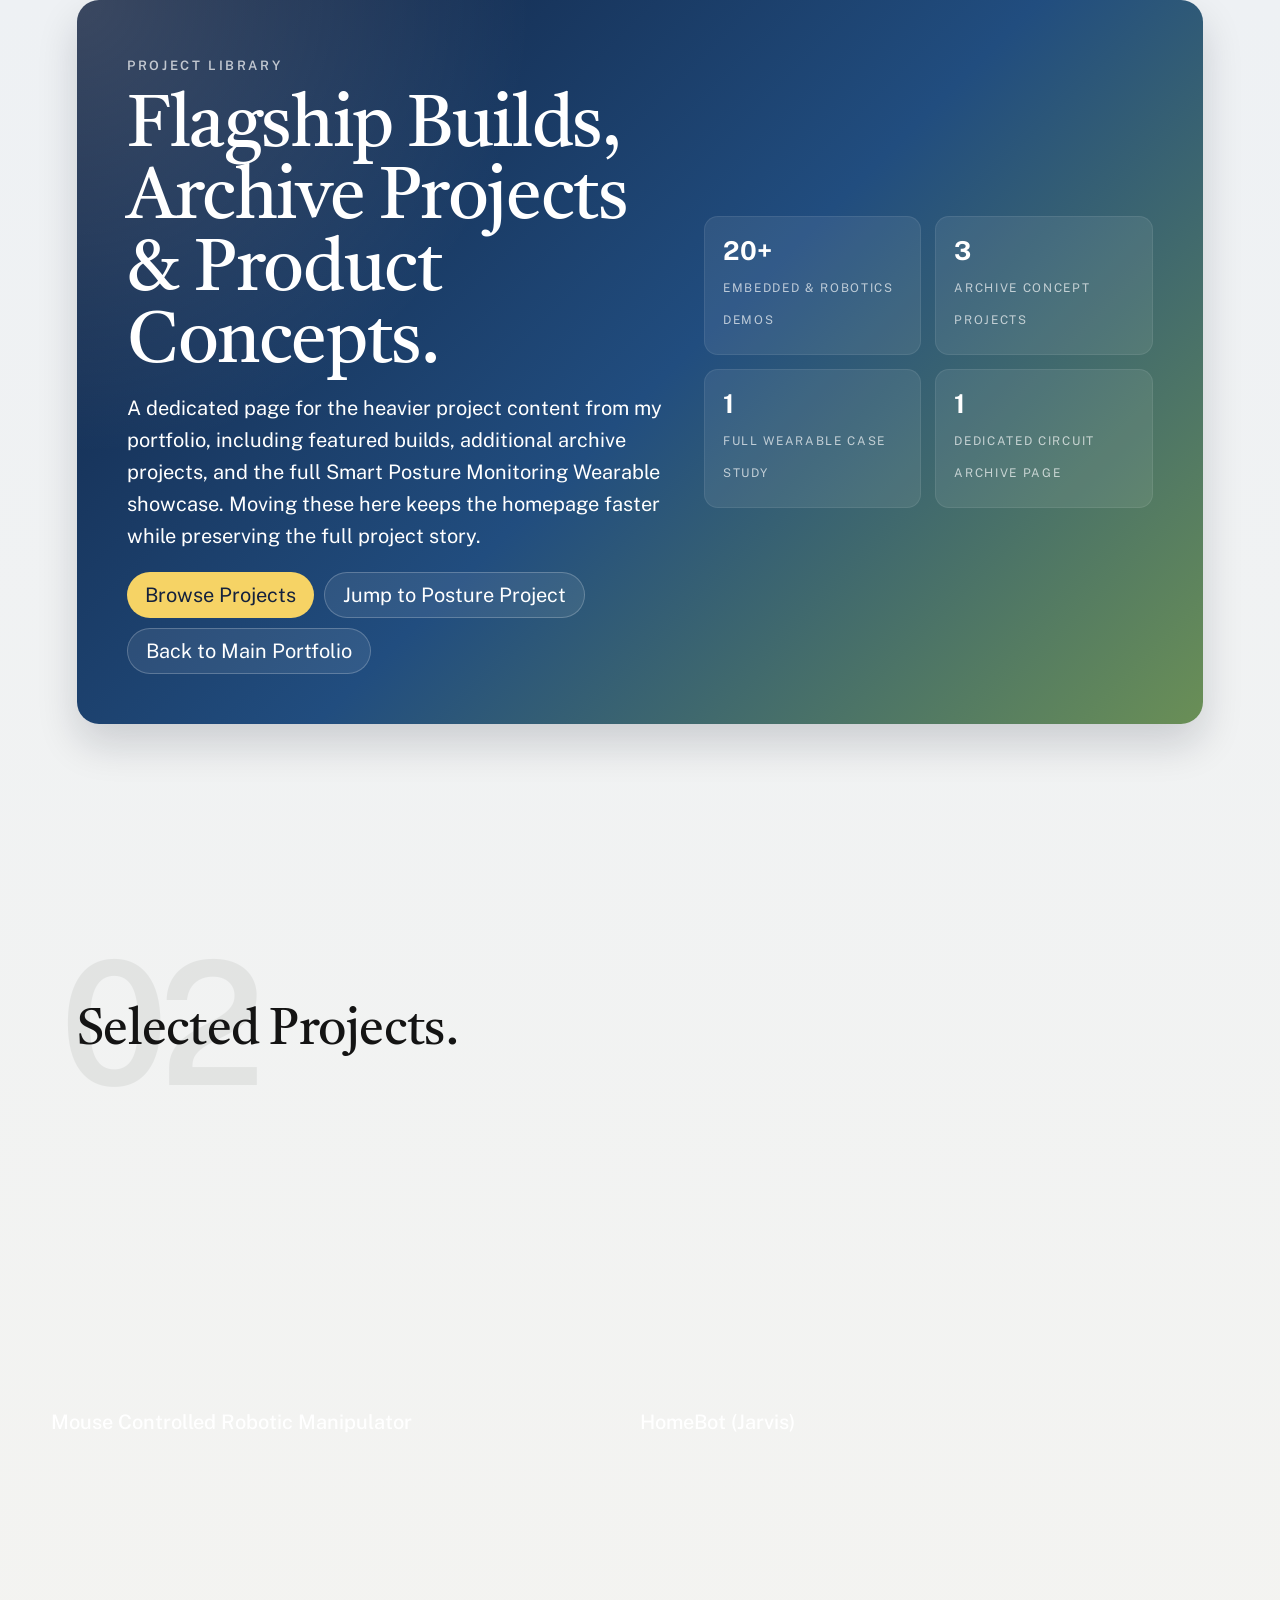
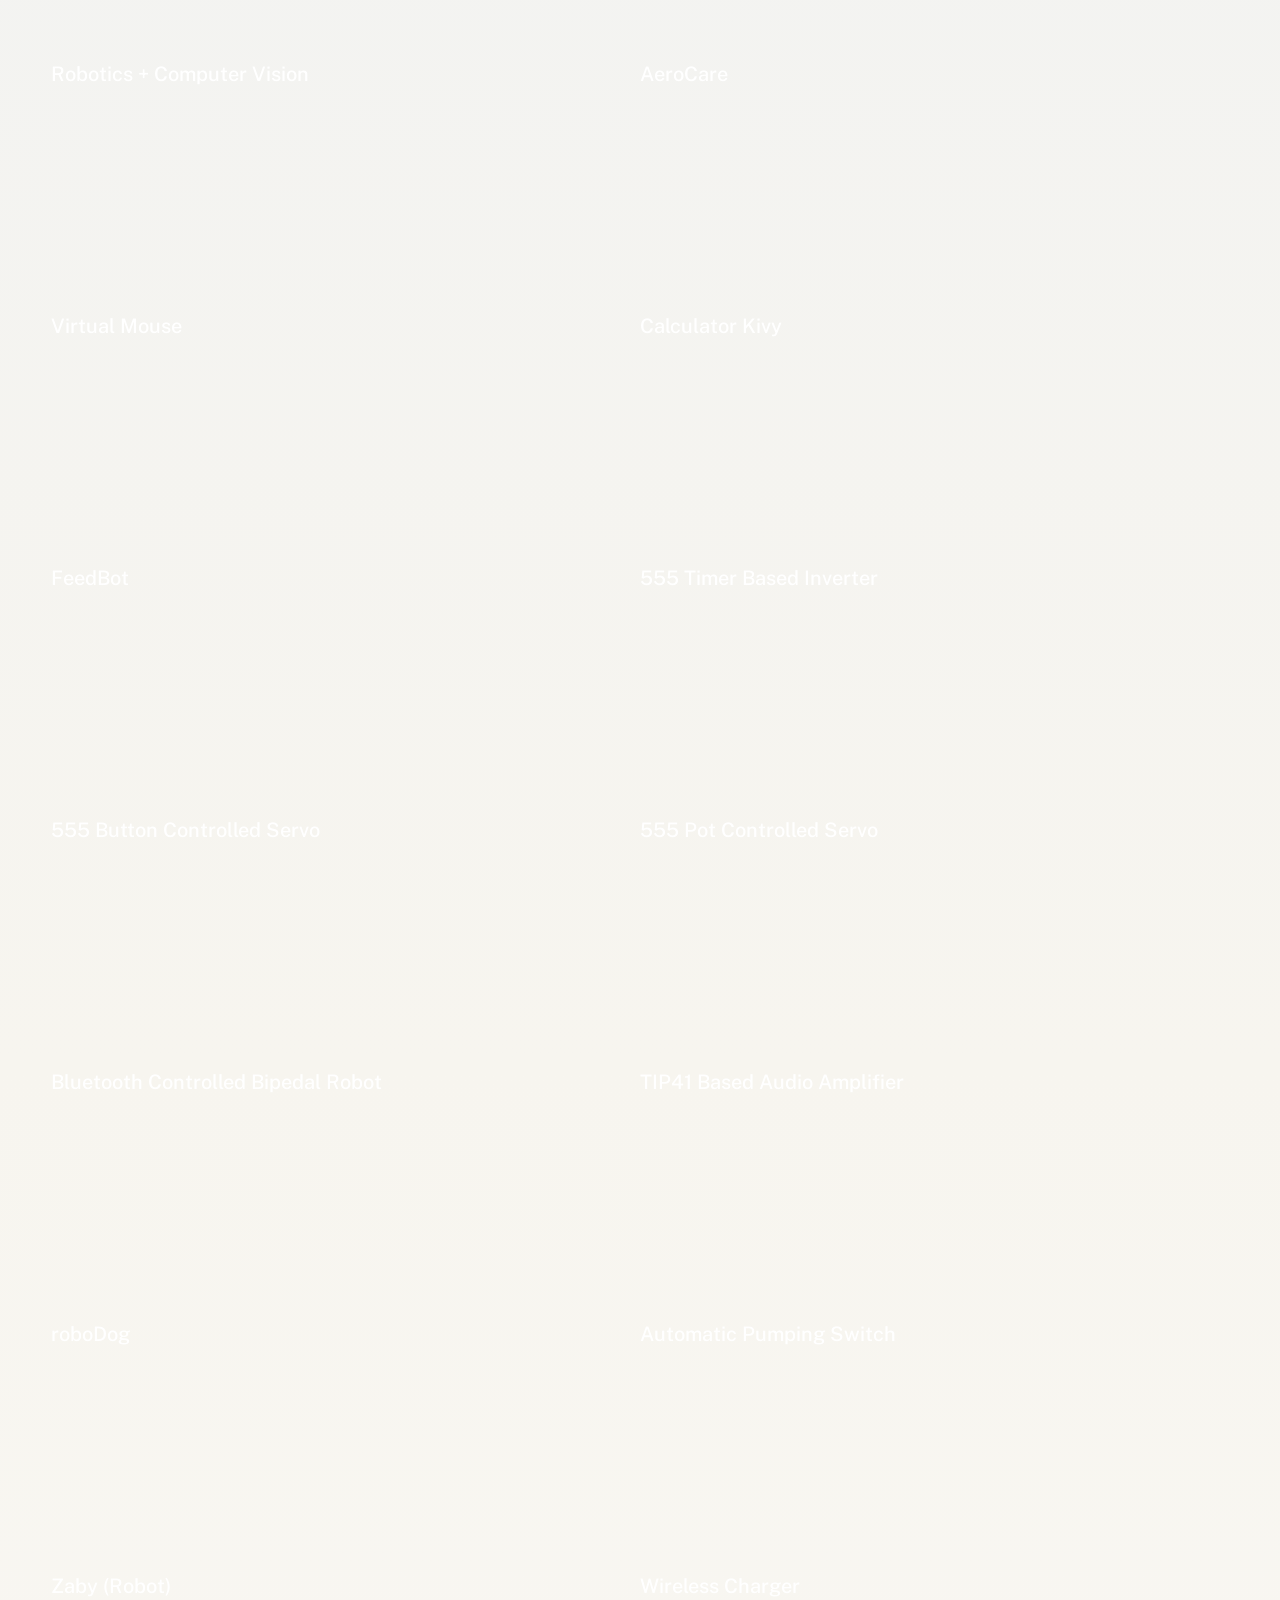
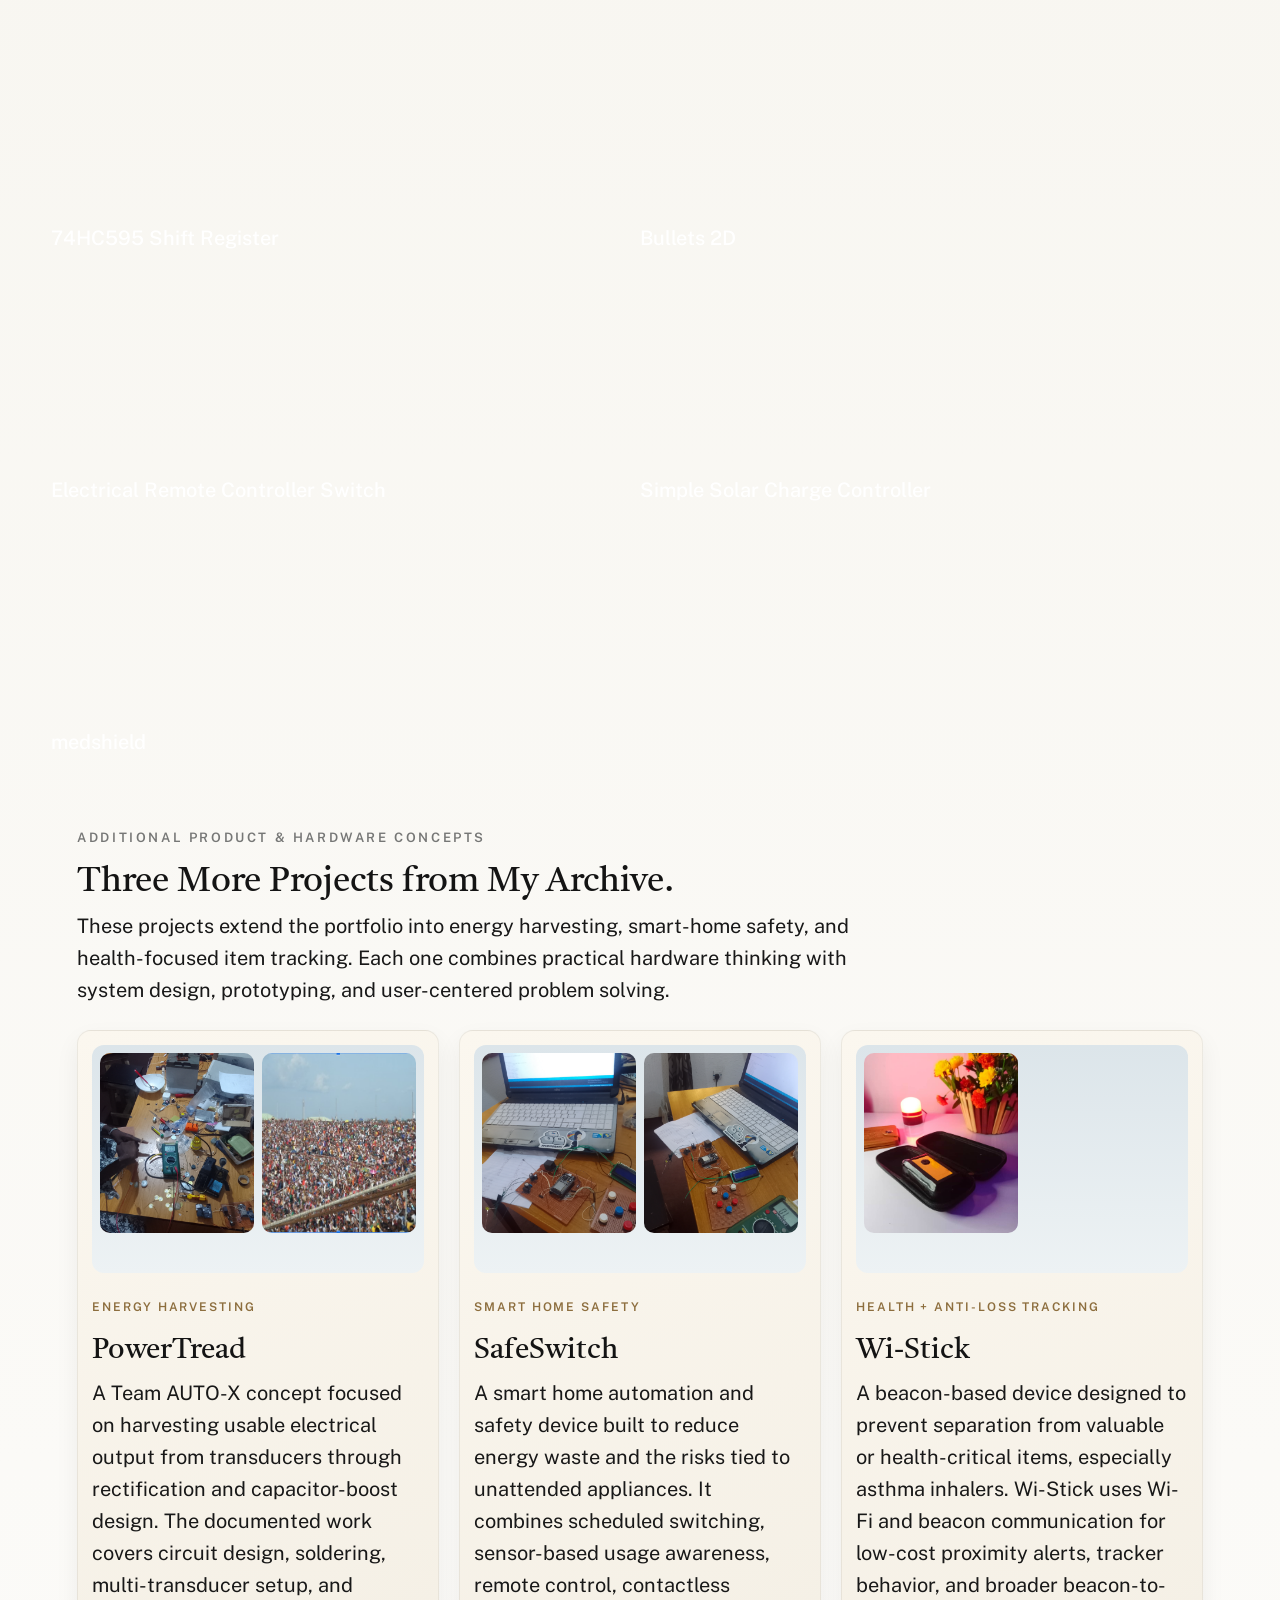
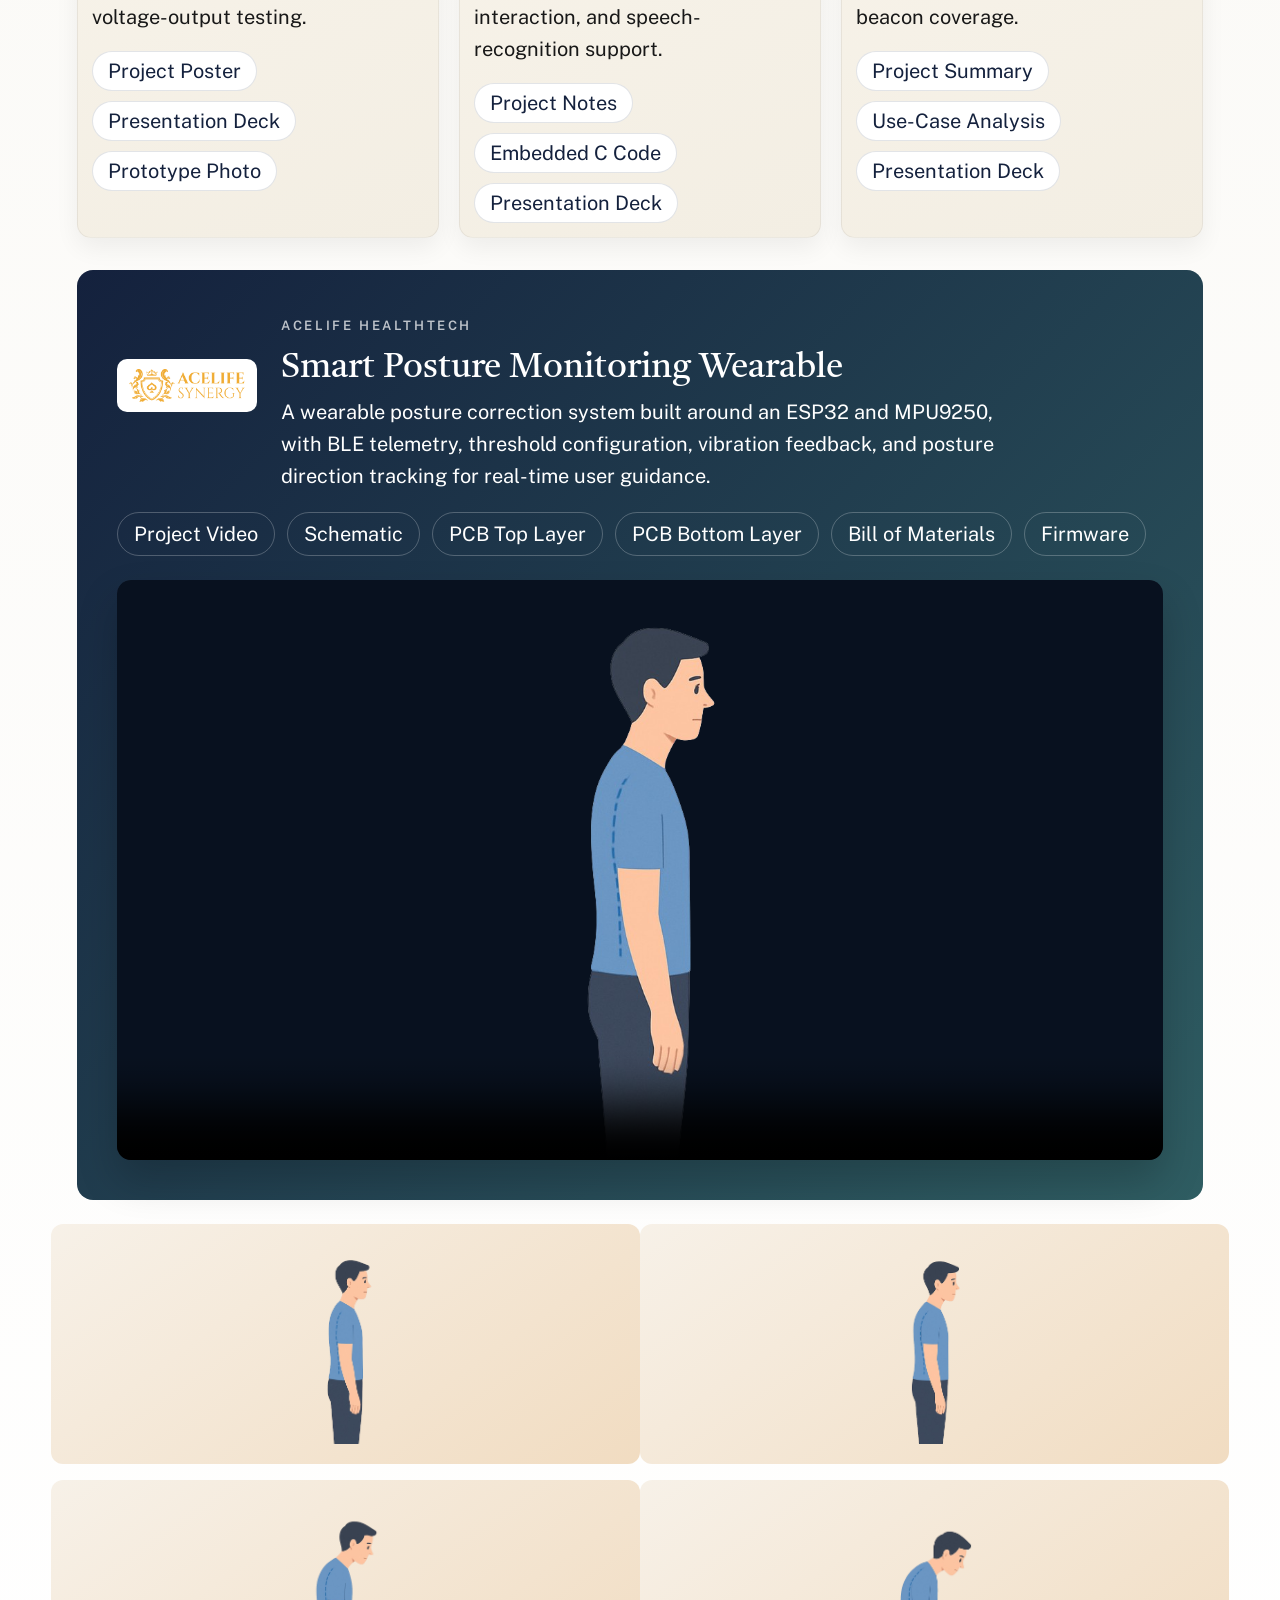
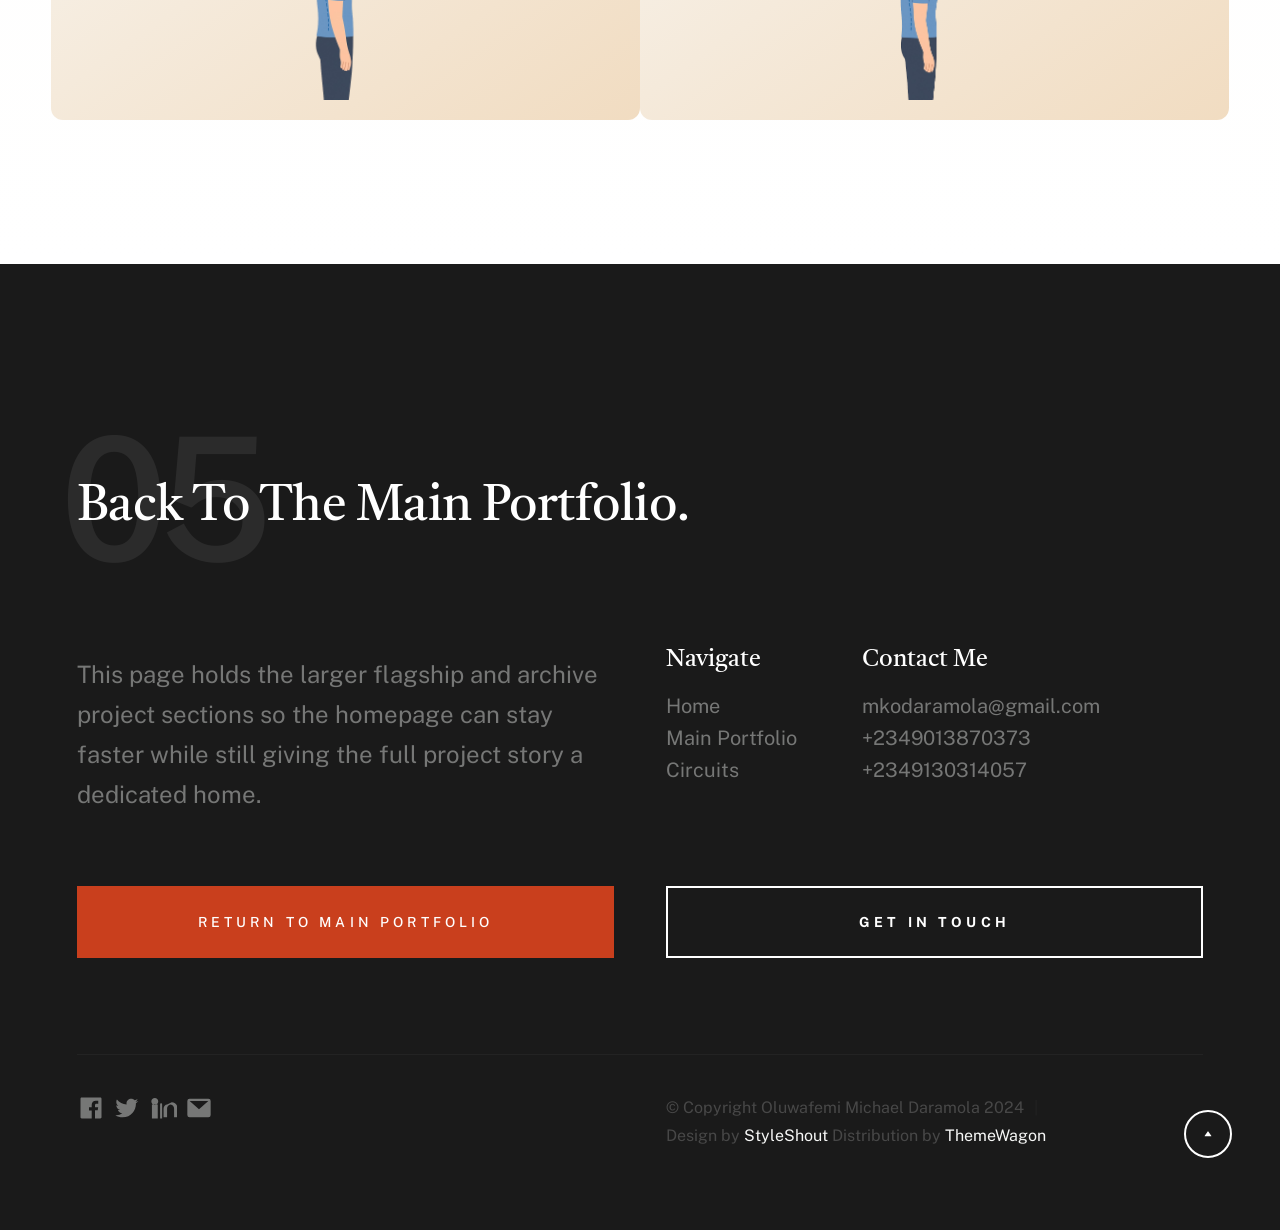
<file: projects.html>
<!DOCTYPE html>
<html lang="en" class="no-js">
<head>

    <meta charset="utf-8">
    <meta name="viewport" content="width=device-width, initial-scale=1">
    <title>Projects | Oluwafemi Michael Daramola</title>

    <script>
        document.documentElement.classList.remove('no-js');
        document.documentElement.classList.add('js');
    </script>

    <link rel="stylesheet" href="css/vendor.css">
    <link rel="stylesheet" href="css/styles.css">

    <link rel="apple-touch-icon" sizes="180x180" href="apple-touch-icon.png">
    <link rel="icon" type="image/png" sizes="32x32" href="favicon-32x32.png">
    <link rel="icon" type="image/png" sizes="16x16" href="favicon-16x16.png">
    <link rel="manifest" href="site.webmanifest">

</head>

<body id="top" class="psc-page">

    <div id="page" class="s-pagewrap">

        <header class="s-header">
            <div class="row s-header__inner">

                <div class="s-header__block">
                    <div class="s-header__logo">
                        <a class="logo" href="index.html">
                            <img src="images/logo.svg" alt="Homepage">
                        </a>
                    </div>

                    <a class="s-header__menu-toggle" href="#0"><span>Menu</span></a>
                </div>

                <nav class="s-header__nav">
                    <ul class="s-header__menu-links">
                        <li><a href="index.html#intro">Home</a></li>
                        <li class="current"><a href="#projects-library">Projects</a></li>
                        <li><a href="psc.html">Circuits</a></li>
                        <li><a href="credentials.html">Resources</a></li>
                        <li><a href="index.html#footer">Contact</a></li>
                    </ul>
                </nav>

            </div>
        </header>

        <main class="resource-shell">

            <section id="projects-library" class="resource-hero">
                <div class="row">
                    <div class="column xl-12">
                        <div class="resource-hero__wrap">
                            <div class="resource-hero__grid">
                                <div>
                                    <p class="resource-hero__eyebrow">Project Library</p>
                                    <h1 class="resource-hero__title">Flagship Builds, Archive Projects & Product Concepts.</h1>
                                    <p class="resource-hero__text">
                                    A dedicated page for the heavier project content from my portfolio, including featured builds, additional archive projects, and the full Smart Posture Monitoring Wearable showcase. Moving these here keeps the homepage faster while preserving the full project story.
                                    </p>
                                    <div class="resource-hero__actions">
                                        <a class="btn-primary" href="#selected-projects">Browse Projects</a>
                                        <a class="btn-secondary" href="#posture-highlight">Jump to Posture Project</a>
                                        <a class="btn-secondary" href="index.html#works">Back to Main Portfolio</a>
                                    </div>
                                </div>

                                <div class="resource-stat-grid">
                                    <div class="resource-stat">
                                        <span class="resource-stat__number">20+</span>
                                        <span class="resource-stat__label">Embedded & robotics demos</span>
                                    </div>
                                    <div class="resource-stat">
                                        <span class="resource-stat__number">3</span>
                                        <span class="resource-stat__label">Archive concept projects</span>
                                    </div>
                                    <div class="resource-stat">
                                        <span class="resource-stat__number">1</span>
                                        <span class="resource-stat__label">Full wearable case study</span>
                                    </div>
                                    <div class="resource-stat">
                                        <span class="resource-stat__number">1</span>
                                        <span class="resource-stat__label">Dedicated circuit archive page</span>
                                    </div>
                                </div>
                            </div>
                        </div>
                    </div>
                </div>
            </section>

            <section id="selected-projects" class="s-works">
                <div class="row">
                    <div class="column xl-12">
                        <div class="section-header" data-num="02">
                            <h2 class="text-display-title">Selected Projects.</h2>
                        </div>
                    </div>
                </div>

                <div class="row folio-entries">
                    <div class="column entry">
                        <iframe loading="lazy" width="100%" height="215" src="https://www.youtube.com/embed/bVZxAkfGi3U" frameborder="0" allowfullscreen></iframe>
                        <h4 class="entry__title">Mouse Controlled Robotic Manipulator</h4>
                    </div>
                    <div class="column entry">
                        <iframe loading="lazy" width="100%" height="215" src="https://www.youtube.com/embed/Kyq3ZVPy7mE" frameborder="0" allowfullscreen></iframe>
                        <h4 class="entry__title">HomeBot (Jarvis)</h4>
                    </div>
                    <div class="column entry">
                        <iframe loading="lazy" width="100%" height="215" src="https://www.youtube.com/embed/Etn7J7c9Hk8" frameborder="0" allowfullscreen></iframe>
                        <h4 class="entry__title">Robotics + Computer Vision</h4>
                    </div>
                    <div class="column entry">
                        <iframe loading="lazy" width="100%" height="215" src="https://www.youtube.com/embed/53Qv8Vw4xIc" frameborder="0" allowfullscreen></iframe>
                        <h4 class="entry__title">AeroCare</h4>
                    </div>
                    <div class="column entry">
                        <iframe loading="lazy" width="100%" height="215" src="https://www.youtube.com/embed/juTTQFe0JnI" frameborder="0" allowfullscreen></iframe>
                        <h4 class="entry__title">Virtual Mouse</h4>
                    </div>
                    <div class="column entry">
                        <iframe loading="lazy" width="100%" height="215" src="https://www.youtube.com/embed/7Z29wrL9du8" frameborder="0" allowfullscreen></iframe>
                        <h4 class="entry__title">Calculator Kivy</h4>
                    </div>
                    <div class="column entry">
                        <iframe loading="lazy" width="100%" height="215" src="https://www.youtube.com/embed/V6rBbMEJb30" frameborder="0" allowfullscreen></iframe>
                        <h4 class="entry__title">FeedBot</h4>
                    </div>
                    <div class="column entry">
                        <iframe loading="lazy" width="100%" height="215" src="https://www.youtube.com/embed/xOzzirlZ3UA" frameborder="0" allowfullscreen></iframe>
                        <h4 class="entry__title">555 Timer Based Inverter</h4>
                    </div>
                    <div class="column entry">
                        <iframe loading="lazy" width="100%" height="215" src="https://www.youtube.com/embed/Clwzfx2BGPQ" frameborder="0" allowfullscreen></iframe>
                        <h4 class="entry__title">555 Button Controlled Servo</h4>
                    </div>
                    <div class="column entry">
                        <iframe loading="lazy" width="100%" height="215" src="https://www.youtube.com/embed/xhrQG0RKLYo" frameborder="0" allowfullscreen></iframe>
                        <h4 class="entry__title">555 Pot Controlled Servo</h4>
                    </div>
                    <div class="column entry">
                        <iframe loading="lazy" width="100%" height="215" src="https://www.youtube.com/embed/6be1mbYIIAA" frameborder="0" allowfullscreen></iframe>
                        <h4 class="entry__title">Bluetooth Controlled Bipedal Robot</h4>
                    </div>
                    <div class="column entry">
                        <iframe loading="lazy" width="100%" height="215" src="https://www.youtube.com/embed/PwVJy4vY9N4" frameborder="0" allowfullscreen></iframe>
                        <h4 class="entry__title">TIP41 Based Audio Amplifier</h4>
                    </div>
                    <div class="column entry">
                        <iframe loading="lazy" width="100%" height="215" src="https://www.youtube.com/embed/wqlyYw_u6uc" frameborder="0" allowfullscreen></iframe>
                        <h4 class="entry__title">roboDog</h4>
                    </div>
                    <div class="column entry">
                        <iframe loading="lazy" width="100%" height="215" src="https://www.youtube.com/embed/a-5yh-8dzvg" frameborder="0" allowfullscreen></iframe>
                        <h4 class="entry__title">Automatic Pumping Switch</h4>
                    </div>
                    <div class="column entry">
                        <iframe loading="lazy" width="100%" height="215" src="https://www.youtube.com/embed/hRaW6Gn8zHY" frameborder="0" allowfullscreen></iframe>
                        <h4 class="entry__title">Zaby (Robot)</h4>
                    </div>
                    <div class="column entry">
                        <iframe loading="lazy" width="100%" height="215" src="https://www.youtube.com/embed/mEOXnv2BCqQ" frameborder="0" allowfullscreen></iframe>
                        <h4 class="entry__title">Wireless Charger</h4>
                    </div>
                    <div class="column entry">
                        <iframe loading="lazy" width="100%" height="215" src="https://www.youtube.com/embed/1SOiyWR6TsQ" frameborder="0" allowfullscreen></iframe>
                        <h4 class="entry__title">74HC595 Shift Register</h4>
                    </div>
                    <div class="column entry">
                        <iframe loading="lazy" width="100%" height="215" src="https://www.youtube.com/embed/ZHLFelOo4KI" frameborder="0" allowfullscreen></iframe>
                        <h4 class="entry__title">Bullets 2D</h4>
                    </div>
                    <div class="column entry">
                        <iframe loading="lazy" width="100%" height="215" src="https://www.youtube.com/embed/X3Uoizq_OdQ" frameborder="0" allowfullscreen></iframe>
                        <h4 class="entry__title">Electrical Remote Controller Switch</h4>
                    </div>
                    <div class="column entry">
                        <iframe loading="lazy" width="100%" height="215" src="https://www.youtube.com/embed/Xnbnpd2Fzvg" frameborder="0" allowfullscreen></iframe>
                        <h4 class="entry__title">Simple Solar Charge Controller</h4>
                    </div>
                    <div class="column entry">
                        <iframe loading="lazy" width="100%" height="215" src="https://www.youtube.com/embed/tr0vJTZo9y4" frameborder="0" allowfullscreen></iframe>
                        <h4 class="entry__title">medshield</h4>
                    </div>
                </div>

                <div class="row project-section-heading">
                    <div class="column xl-12">
                        <p class="project-section-heading__eyebrow">Additional Product & Hardware Concepts</p>
                        <h3 class="project-section-heading__title">Three More Projects from My Archive.</h3>
                        <p class="project-section-heading__text">
                        These projects extend the portfolio into energy harvesting, smart-home safety, and health-focused item tracking. Each one combines practical hardware thinking with system design, prototyping, and user-centered problem solving.
                        </p>
                    </div>
                </div>

                <div class="row project-lab project-lab--featured">
                    <div class="column xl-12">
                        <div class="project-lab__grid">
                            <article class="project-lab__card project-lab__card--media">
                                <div class="project-lab__media project-lab__media--mosaic">
                                    <img loading="lazy" decoding="async" src="images/projects/powertread-1.jpg" alt="PowerTread prototype development image">
                                    <img loading="lazy" decoding="async" src="images/projects/powertread-circuit.png" alt="PowerTread rectification circuit image">
                                </div>
                                <p class="project-lab__meta">Energy Harvesting</p>
                                <h4 class="project-lab__title">PowerTread</h4>
                                <p class="project-lab__text">
                                A Team AUTO-X concept focused on harvesting usable electrical output from transducers through rectification and capacitor-boost design. The documented work covers circuit design, soldering, multi-transducer setup, and voltage-output testing.
                                </p>
                                <div class="project-lab__actions">
                                    <a href="assets/projects/powertread/powertread-poster.pdf" target="_blank" rel="noopener noreferrer">Project Poster</a>
                                    <a href="assets/projects/powertread/powertread-presentation.pptx" target="_blank" rel="noopener noreferrer">Presentation Deck</a>
                                    <a href="images/projects/powertread-1.jpg" target="_blank" rel="noopener noreferrer">Prototype Photo</a>
                                </div>
                            </article>

                            <article class="project-lab__card project-lab__card--media">
                                <div class="project-lab__media project-lab__media--mosaic">
                                    <img loading="lazy" decoding="async" src="images/projects/safeswitch-1.jpg" alt="SafeSwitch hardware preview one">
                                    <img loading="lazy" decoding="async" src="images/projects/safeswitch-2.jpg" alt="SafeSwitch hardware preview two">
                                </div>
                                <p class="project-lab__meta">Smart Home Safety</p>
                                <h4 class="project-lab__title">SafeSwitch</h4>
                                <p class="project-lab__text">
                                A smart home automation and safety device built to reduce energy waste and the risks tied to unattended appliances. It combines scheduled switching, sensor-based usage awareness, remote control, contactless interaction, and speech-recognition support.
                                </p>
                                <div class="project-lab__actions">
                                    <a href="assets/projects/smartsoc/safeswitch-description.txt" target="_blank" rel="noopener noreferrer">Project Notes</a>
                                    <a href="assets/projects/smartsoc/safeswitch-code.c" target="_blank" rel="noopener noreferrer">Embedded C Code</a>
                                    <a href="assets/projects/smartsoc/safeswitch-presentation.pptx" target="_blank" rel="noopener noreferrer">Presentation Deck</a>
                                </div>
                            </article>

                            <article class="project-lab__card project-lab__card--media">
                                <div class="project-lab__media project-lab__media--mosaic">
                                    <img loading="lazy" decoding="async" src="images/projects/wistick-1.jpg" alt="WiStick prototype image one">
                                    <img loading="lazy" decoding="async" src="images/projects/wistick-2.jpg" alt="WiStick prototype image two">
                                </div>
                                <p class="project-lab__meta">Health + Anti-Loss Tracking</p>
                                <h4 class="project-lab__title">Wi-Stick</h4>
                                <p class="project-lab__text">
                                A beacon-based device designed to prevent separation from valuable or health-critical items, especially asthma inhalers. Wi-Stick uses Wi-Fi and beacon communication for low-cost proximity alerts, tracker behavior, and broader beacon-to-beacon coverage.
                                </p>
                                <div class="project-lab__actions">
                                    <a href="assets/projects/wistick/wistick-summary.txt" target="_blank" rel="noopener noreferrer">Project Summary</a>
                                    <a href="assets/projects/wistick/wistick-analysis.txt" target="_blank" rel="noopener noreferrer">Use-Case Analysis</a>
                                    <a href="assets/projects/wistick/wistick-presentation.pptx" target="_blank" rel="noopener noreferrer">Presentation Deck</a>
                                </div>
                            </article>
                        </div>
                    </div>
                </div>

                <div id="posture-highlight" class="row s-project-highlight">
                    <div class="column xl-12">
                        <div class="project-highlight">
                            <div class="project-highlight__intro">
                                <img loading="lazy" decoding="async" src="images/acelife/acelife-logo.png" alt="Acelife logo" class="project-highlight__logo">
                                <div>
                                    <p class="project-highlight__eyebrow">Acelife Healthtech</p>
                                    <h3 class="project-highlight__title">Smart Posture Monitoring Wearable</h3>
                                    <p class="project-highlight__text">
                                    A wearable posture correction system built around an ESP32 and MPU9250, with BLE telemetry, threshold configuration, vibration feedback, and posture direction tracking for real-time user guidance.
                                    </p>
                                </div>
                            </div>

                            <div class="project-highlight__assets">
                                <a href="assets/acelife/smart-posture-monitoring-wearable-upd.mp4" target="_blank" rel="noopener noreferrer">Project Video</a>
                                <a href="assets/acelife/schematic.pdf" target="_blank" rel="noopener noreferrer">Schematic</a>
                                <a href="assets/acelife/pcb-top.pdf" target="_blank" rel="noopener noreferrer">PCB Top Layer</a>
                                <a href="assets/acelife/pcb-bottom.pdf" target="_blank" rel="noopener noreferrer">PCB Bottom Layer</a>
                                <a href="assets/acelife/bom.xlsx" target="_blank" rel="noopener noreferrer">Bill of Materials</a>
                                <a href="assets/acelife/posture_upg.ino" target="_blank" rel="noopener noreferrer">Firmware</a>
                            </div>

                            <div class="project-highlight__media">
                                <video controls preload="none" playsinline poster="images/acelife/posture-hero.png">
                                    <source src="assets/acelife/smart-posture-monitoring-wearable-upd.mp4" type="video/mp4">
                                    Your browser does not support the video tag.
                                </video>
                            </div>
                        </div>
                    </div>
                </div>

                <div class="row folio-entries folio-entries--images">
                    <div class="column entry">
                        <a class="entry__link" href="images/acelife/posture-hero.png" target="_blank" rel="noopener noreferrer">
                            <img loading="lazy" decoding="async" class="entry__thumb" src="images/acelife/posture-hero.png" alt="Acelife posture monitoring wearable hero view">
                            <div class="entry__info">
                                <h4 class="entry__title">Product Concept</h4>
                                <div class="entry__cat">Wearable healthtech form factor</div>
                            </div>
                        </a>
                    </div>
                    <div class="column entry">
                        <a class="entry__link" href="images/acelife/posture-app.png" target="_blank" rel="noopener noreferrer">
                            <img loading="lazy" decoding="async" class="entry__thumb" src="images/acelife/posture-app.png" alt="Acelife posture wearable interface concept">
                            <div class="entry__info">
                                <h4 class="entry__title">User Experience</h4>
                                <div class="entry__cat">Bluetooth-connected guidance flow</div>
                            </div>
                        </a>
                    </div>
                    <div class="column entry">
                        <a class="entry__link" href="images/acelife/posture-wearable.png" target="_blank" rel="noopener noreferrer">
                            <img loading="lazy" decoding="async" class="entry__thumb" src="images/acelife/posture-wearable.png" alt="Acelife wearable device profile">
                            <div class="entry__info">
                                <h4 class="entry__title">Wearable Design</h4>
                                <div class="entry__cat">Tilt sensing and haptic feedback</div>
                            </div>
                        </a>
                    </div>
                    <div class="column entry">
                        <a class="entry__link" href="images/acelife/posture-kit.png" target="_blank" rel="noopener noreferrer">
                            <img loading="lazy" decoding="async" class="entry__thumb" src="images/acelife/posture-kit.png" alt="Acelife posture monitoring kit">
                            <div class="entry__info">
                                <h4 class="entry__title">System Package</h4>
                                <div class="entry__cat">Hardware, firmware, and enclosure direction</div>
                            </div>
                        </a>
                    </div>
                </div>
            </section>

        </main>

        <footer id="footer" class="s-footer target-section">

            <div class="row">
                <div class="column lg-12">
                    <div class="section-header light-on-dark" data-num="05">
                        <h2 class="text-display-title">Back To The Main Portfolio.</h2>
                    </div>
                </div>
            </div>

            <div class="row s-footer__content">
                <div class="column xl-6 md-12 s-footer__block s-footer__about">
                    <p class="attention-getter">
                    This page holds the larger flagship and archive project sections so the homepage can stay faster while still giving the full project story a dedicated home.
                    </p>
                </div>

                <div class="column xl-6 md-12 s-footer__block s-footer__site-links">
                    <div class="row">
                        <div class="column xl-4 lg-5 md-6 tab-12">
                            <h5>Navigate</h5>
                            <ul class="link-list">
                                <li><a href="index.html#intro">Home</a></li>
                                <li><a href="index.html#works">Main Portfolio</a></li>
                                <li><a href="psc.html">Circuits</a></li>
                            </ul>
                        </div>
                        <div class="column xl-6 md-6 tab-12">
                            <h5>Contact Me</h5>
                            <ul class="link-list">
                                <li><a href="mailto:mkodaramola@gmail.com">mkodaramola@gmail.com</a></li>
                                <li><a href="tel:+2349013870373">+2349013870373</a></li>
                                <li><a href="tel:+2349130314057">+2349130314057</a></li>
                            </ul>
                        </div>
                    </div>
                </div>
            </div>

            <div class="row s-footer__buttons">
                <div class="column xl-6 tab-12">
                    <a href="index.html#works" class="btn btn--primary btn--large u-fullwidth">Return to Main Portfolio</a>
                </div>

                <div class="column xl-6 tab-12">
                    <a href="index.html#footer" class="btn btn--stroke btn--large u-fullwidth">Get In Touch</a>
                </div>
            </div>

            <div class="row s-footer__bottom">
                <div class="column xl-6 lg-12">
                    <ul class="s-footer__social social-list">
                        <li><a href="https://www.youtube.com/channel/UCacyj48RcdIjXXBy4rpF8YA" target="_blank" rel="noopener noreferrer"><svg xmlns="http://www.w3.org/2000/svg" width="24" height="24" viewBox="0 0 24 24" style="fill:rgba(0, 0, 0, 1);"><path d="M20,3H4C3.447,3,3,3.448,3,4v16c0,0.552,0.447,1,1,1h8.615v-6.96h-2.338v-2.725h2.338v-2c0-2.325,1.42-3.592,3.5-3.592 c0.699-0.002,1.399,0.034,2.095,0.107v2.42h-1.435c-1.128,0-1.348,0.538-1.348,1.325v1.735h2.697l-0.35,2.725h-2.348V21H20 c0.553,0,1-0.448,1-1V4C21,3.448,20.553,3,20,3z"></path></svg><span class="u-screen-reader-text">Youtube</span></a></li>
                        <li><a href="https://x.com/DaramolaOl20973" target="_blank" rel="noopener noreferrer"><svg xmlns="http://www.w3.org/2000/svg" width="24" height="24" viewBox="0 0 24 24" style="fill:rgba(0, 0, 0, 1);"><path d="M19.633,7.997c0.013,0.175,0.013,0.349,0.013,0.523c0,5.325-4.053,11.461-11.46,11.461c-2.282,0-4.402-0.661-6.186-1.809 c0.324,0.037,0.636,0.05,0.973,0.05c1.883,0,3.616-0.636,5.001-1.721c-1.771-0.037-3.255-1.197-3.767-2.793 c0.249,0.037,0.499,0.062,0.761,0.062c0.361,0,0.724-0.05,1.061-0.137c-1.847-0.374-3.23-1.995-3.23-3.953v-0.05 c0.537,0.299,1.16,0.486,1.82,0.511C3.534,9.419,2.823,8.184,2.823,6.787c0-0.748,0.199-1.434,0.548-2.032 c1.983,2.443,4.964,4.04,8.306,4.215c-0.062-0.3-0.1-0.611-0.1-0.923c0-2.22,1.796-4.028,4.028-4.028 c1.16,0,2.207,0.486,2.943,1.272c0.91-0.175,1.782-0.512,2.556-0.973c-0.299,0.935-0.936,1.721-1.771,2.22 c0.811-0.088,1.597-0.312,2.319-0.624C21.104,6.712,20.419,7.423,19.633,7.997z"></path></svg><span class="u-screen-reader-text">Twitter</span></a></li>
                        <li><a href="https://www.linkedin.com/in/oluwafemi-m-daramola-beng-gmnse-aa3a0b199" target="_blank" rel="noopener noreferrer"><svg xmlns="http://www.w3.org/2000/svg" width="24" height="24" viewBox="0 0 24 24" style="fill:rgba(0, 0, 0, 1);"><path d="M4.98 3.5C3.34 3.5 2 4.83 2 6.46c0 1.6 1.3 2.9 2.9 2.9h.04c1.68 0 2.98-1.3 2.98-2.9-.04-1.63-1.3-2.96-2.94-2.96zM2.5 8.98H7.5V21H2.5zM9.5 9c0-.5.38-1 .88-1 .5 0 .88.5.88 1v12H9.5zm6 0c-1.5 0-3 1.5-3 3.5v7.5h3v-7.5c0-1.5 1-3.5 3-3.5s3 2 3 3.5v7.5h3v-7.5c0-3-2-5.5-5-5.5z"/></svg><span class="u-screen-reader-text">LinkedIn</span></a></li>
                        <li><a href="mailto:mkodaramola@gmail.com"><svg xmlns="http://www.w3.org/2000/svg" width="24" height="24" viewBox="0 0 24 24" style="fill: rgba(0, 0, 0, 1);"><path d="M20 4H4a2 2 0 0 0-2 2v12a2 2 0 0 0 2 2h16a2 2 0 0 0 2-2V6a2 2 0 0 0-2-2zm0 2v.01L12 13 4 6.01V6h16z"/></svg><span class="u-screen-reader-text">Email</span></a></li>
                    </ul>
                </div>

                <div class="column xl-6 lg-12">
                    <p class="ss-copyright">
                        <span>© Copyright Oluwafemi Michael Daramola 2024</span>
                        <span>Design by <a href="https://styleshout.com/">StyleShout</a> Distribution by <a href="https://themewagon.com">ThemeWagon</a></span>
                    </p>
                </div>
            </div>

            <div class="ss-go-top">
                <a title="Back to Top" href="#top">
                    <svg xmlns="http://www.w3.org/2000/svg" width="24" height="24" viewBox="0 0 24 24" style="fill: rgba(0, 0, 0, 1);"><path d="M5.536 21.886a1.004 1.004 0 0 0 1.033-.064l13-9a1 1 0 0 0 0-1.644l-13-9A1 1 0 0 0 5 3v18a1 1 0 0 0 .536.886z"></path></svg>
                </a>
                <span>Back To Top</span>
            </div>

        </footer>

    </div>

    <script src="js/plugins.js"></script>
    <script src="js/main.js"></script>

</body>
</html>
</file>
<file: css/vendor.css>
/* ===================================================================
 * Hudson Third-party Stylesheets
 * Template Ver. 1.0.0
 * 04-03-2023
 * -------------------------------------------------------------------
 *
 * TOC:
 * # PrismJS 
 * # Swiper
 * # GLightbox
 *
 * ------------------------------------------------------------------- */
 

/* ===================================================================
 * # PrismJS 1.20.0
 *   https://prismjs.com/download.html#themes=prism-okaidia&languages=markup+css+clike+javascript+markup-templating+php 
 *   
 *   okaidia theme for JavaScript, CSS and HTML
 *   Loosely based on Monokai textmate theme by http://www.monokai.nl/
 *   @author ocodia
 * ------------------------------------------------------------------- */
code[class*=language-],
pre[class*=language-] {
    color          : #f8f8f2;
    background     : none;
    text-shadow    : 0 1px rgba(0, 0, 0, 0.3);
    font-family    : var(--font-mono);
    font-size      : calc(var(--text-size) * 0.9444);
    text-align     : left;
    white-space    : pre;
    word-spacing   : normal;
    word-break     : normal;
    word-wrap      : normal;
    line-height    : var(--vspace-1);
    -moz-tab-size  : 4;
    -o-tab-size    : 4;
    tab-size       : 4;
    -webkit-hyphens: none;
    hyphens        : none;
}

/* Code blocks */
pre[class*=language-] {
    padding : var(--vspace-0_5) 0 var(--vspace-1);
    margin  : var(--vspace-1) 0;
    overflow: auto;
}

:not(pre)>code[class*=language-],
pre[class*=language-] {
    background: #272822;
}

/* Inline code */
:not(pre)>code[class*=language-] {
    padding    : 0.1em;
    white-space: normal;
}

.token.comment,
.token.prolog,
.token.doctype,
.token.cdata {
    color: slategray;
}

.token.punctuation {
    color: #f8f8f2;
}

.token.namespace {
    opacity: 0.7;
}

.token.property,
.token.tag,
.token.constant,
.token.symbol,
.token.deleted {
    color: #f92672;
}

.token.boolean,
.token.number {
    color: #ae81ff;
}

.token.selector,
.token.attr-name,
.token.string,
.token.char,
.token.builtin,
.token.inserted {
    color: #a6e22e;
}

.token.operator,
.token.entity,
.token.url,
.language-css .token.string,
.style .token.string,
.token.variable {
    color: #f8f8f2;
}

.token.atrule,
.token.attr-value,
.token.function,
.token.class-name {
    color: #e6db74;
}

.token.keyword {
    color: #66d9ef;
}

.token.regex,
.token.important {
    color: #fd971f;
}

.token.important,
.token.bold {
    font-weight: bold;
}

.token.italic {
    font-style: italic;
}

.token.entity {
    cursor: help;
}


/* ===================================================================
 * # Swiper 6.4.5
 *   Most modern mobile touch slider and framework with hardware accelerated transitions
 *   https://swiperjs.com
 *
 *   Copyright 2014-2020 Vladimir Kharlampidi
 *
 *   Released under the MIT License
 *
 *   Released on: December 18, 2020
 * ------------------------------------------------------------------- */
@font-face {
    font-family: "swiper-icons";
    src        : url("data:application/font-woff;charset=utf-8;base64, [base64]//wADZ2x5ZgAAAywAAADMAAAD2MHtryVoZWFkAAABbAAAADAAAAA2E2+eoWhoZWEAAAGcAAAAHwAAACQC9gDzaG10eAAAAigAAAAZAAAArgJkABFsb2NhAAAC0AAAAFoAAABaFQAUGG1heHAAAAG8AAAAHwAAACAAcABAbmFtZQAAA/gAAAE5AAACXvFdBwlwb3N0AAAFNAAAAGIAAACE5s74hXjaY2BkYGAAYpf5Hu/j+W2+MnAzMYDAzaX6QjD6/4//Bxj5GA8AuRwMYGkAPywL13jaY2BkYGA88P8Agx4j+/8fQDYfA1AEBWgDAIB2BOoAeNpjYGRgYNBh4GdgYgABEMnIABJzYNADCQAACWgAsQB42mNgYfzCOIGBlYGB0YcxjYGBwR1Kf2WQZGhhYGBiYGVmgAFGBiQQkOaawtDAoMBQxXjg/wEGPcYDDA4wNUA2CCgwsAAAO4EL6gAAeNpj2M0gyAACqxgGNWBkZ2D4/wMA+xkDdgAAAHjaY2BgYGaAYBkGRgYQiAHyGMF8FgYHIM3DwMHABGQrMOgyWDLEM1T9/w8UBfEMgLzE////P/5//f/V/xv+r4eaAAeMbAxwIUYmIMHEgKYAYjUcsDAwsLKxc3BycfPw8jEQA/[base64]/uznmfPFBNODM2K7MTQ45YEAZqGP81AmGGcF3iPqOop0r1SPTaTbVkfUe4HXj97wYE+yNwWYxwWu4v1ugWHgo3S1XdZEVqWM7ET0cfnLGxWfkgR42o2PvWrDMBSFj/IHLaF0zKjRgdiVMwScNRAoWUoH78Y2icB/yIY09An6AH2Bdu/UB+yxopYshQiEvnvu0dURgDt8QeC8PDw7Fpji3fEA4z/PEJ6YOB5hKh4dj3EvXhxPqH/SKUY3rJ7srZ4FZnh1PMAtPhwP6fl2PMJMPDgeQ4rY8YT6Gzao0eAEA409DuggmTnFnOcSCiEiLMgxCiTI6Cq5DZUd3Qmp10vO0LaLTd2cjN4fOumlc7lUYbSQcZFkutRG7g6JKZKy0RmdLY680CDnEJ+UMkpFFe1RN7nxdVpXrC4aTtnaurOnYercZg2YVmLN/d/gczfEimrE/fs/bOuq29Zmn8tloORaXgZgGa78yO9/cnXm2BpaGvq25Dv9S4E9+5SIc9PqupJKhYFSSl47+Qcr1mYNAAAAeNptw0cKwkAAAMDZJA8Q7OUJvkLsPfZ6zFVERPy8qHh2YER+3i/BP83vIBLLySsoKimrqKqpa2hp6+jq6RsYGhmbmJqZSy0sraxtbO3sHRydnEMU4uR6yx7JJXveP7WrDycAAAAAAAH//wACeNpjYGRgYOABYhkgZgJCZgZNBkYGLQZtIJsFLMYAAAw3ALgAeNolizEKgDAQBCchRbC2sFER0YD6qVQiBCv/H9ezGI6Z5XBAw8CBK/m5iQQVauVbXLnOrMZv2oLdKFa8Pjuru2hJzGabmOSLzNMzvutpB3N42mNgZGBg4GKQYzBhYMxJLMlj4GBgAYow/P/PAJJhLM6sSoWKfWCAAwDAjgbRAAB42mNgYGBkAIIbCZo5IPrmUn0hGA0AO8EFTQAA") format("woff");
    font-weight: 400;
    font-style : normal;
}

:root {
    --swiper-theme-color: #007aff;
}

.swiper-container {
    margin-left : auto;
    margin-right: auto;
    position    : relative;
    overflow    : hidden;
    list-style  : none;
    padding     : 0;
    /* Fix of Webkit flickering */
    z-index     : 1;
}

.swiper-container-vertical>.swiper-wrapper {
    flex-direction: column;
}

.swiper-wrapper {
    position           : relative;
    width              : 100%;
    height             : 100%;
    z-index            : 1;
    display            : flex;
    transition-property: transform;
    box-sizing         : content-box;
}

.swiper-container-android .swiper-slide,
.swiper-wrapper {
    transform: translate3d(0px, 0, 0);
}

.swiper-container-multirow>.swiper-wrapper {
    flex-wrap: wrap;
}

.swiper-container-multirow-column>.swiper-wrapper {
    flex-wrap     : wrap;
    flex-direction: column;
}

.swiper-container-free-mode>.swiper-wrapper {
    transition-timing-function: ease-out;
    margin                    : 0 auto;
}

.swiper-slide {
    flex-shrink        : 0;
    width              : 100%;
    height             : 100%;
    position           : relative;
    transition-property: transform;
}

.swiper-slide-invisible-blank {
    visibility: hidden;
}

/* Auto Height */
.swiper-container-autoheight,
.swiper-container-autoheight .swiper-slide {
    height: auto;
}

.swiper-container-autoheight .swiper-wrapper {
    align-items        : flex-start;
    transition-property: transform, height;
}

/* 3D Effects */
.swiper-container-3d {
    perspective: 1200px;
}

.swiper-container-3d .swiper-wrapper,
.swiper-container-3d .swiper-slide,
.swiper-container-3d .swiper-slide-shadow-left,
.swiper-container-3d .swiper-slide-shadow-right,
.swiper-container-3d .swiper-slide-shadow-top,
.swiper-container-3d .swiper-slide-shadow-bottom,
.swiper-container-3d .swiper-cube-shadow {
    transform-style: preserve-3d;
}

.swiper-container-3d .swiper-slide-shadow-left,
.swiper-container-3d .swiper-slide-shadow-right,
.swiper-container-3d .swiper-slide-shadow-top,
.swiper-container-3d .swiper-slide-shadow-bottom {
    position      : absolute;
    left          : 0;
    top           : 0;
    width         : 100%;
    height        : 100%;
    pointer-events: none;
    z-index       : 10;
}

.swiper-container-3d .swiper-slide-shadow-left {
    background-image: linear-gradient(to left, rgba(0, 0, 0, 0.5), rgba(0, 0, 0, 0));
}

.swiper-container-3d .swiper-slide-shadow-right {
    background-image: linear-gradient(to right, rgba(0, 0, 0, 0.5), rgba(0, 0, 0, 0));
}

.swiper-container-3d .swiper-slide-shadow-top {
    background-image: linear-gradient(to top, rgba(0, 0, 0, 0.5), rgba(0, 0, 0, 0));
}

.swiper-container-3d .swiper-slide-shadow-bottom {
    background-image: linear-gradient(to bottom, rgba(0, 0, 0, 0.5), rgba(0, 0, 0, 0));
}

/* CSS Mode */
.swiper-container-css-mode>.swiper-wrapper {
    overflow          : auto;
    scrollbar-width   : none;
    /* For Firefox */
    -ms-overflow-style: none;
    /* For Internet Explorer and Edge */
}

.swiper-container-css-mode>.swiper-wrapper::-webkit-scrollbar {
    display: none;
}

.swiper-container-css-mode>.swiper-wrapper>.swiper-slide {
    scroll-snap-align: start start;
}

.swiper-container-horizontal.swiper-container-css-mode>.swiper-wrapper {
    scroll-snap-type: x mandatory;
}

.swiper-container-vertical.swiper-container-css-mode>.swiper-wrapper {
    scroll-snap-type: y mandatory;
}

:root {
    --swiper-navigation-size : 44px;
    /*
    --swiper-navigation-color: var(--swiper-theme-color);
    */
}

.swiper-button-prev,
.swiper-button-next {
    position       : absolute;
    top            : 50%;
    width          : calc(var(--swiper-navigation-size) / 44 * 27);
    height         : var(--swiper-navigation-size);
    margin-top     : calc(-1 * var(--swiper-navigation-size) / 2);
    z-index        : 10;
    cursor         : pointer;
    display        : flex;
    align-items    : center;
    justify-content: center;
    color          : var(--swiper-navigation-color, var(--swiper-theme-color));
}

.swiper-button-prev.swiper-button-disabled,
.swiper-button-next.swiper-button-disabled {
    opacity       : 0.35;
    cursor        : auto;
    pointer-events: none;
}

.swiper-button-prev:after,
.swiper-button-next:after {
    font-family   : swiper-icons;
    font-size     : var(--swiper-navigation-size);
    text-transform: none !important;
    letter-spacing: 0;
    text-transform: none;
    font-variant  : initial;
    line-height   : 1;
}

.swiper-button-prev,
.swiper-container-rtl .swiper-button-next {
    left : 10px;
    right: auto;
}

.swiper-button-prev:after,
.swiper-container-rtl .swiper-button-next:after {
    content: "prev";
}

.swiper-button-next,
.swiper-container-rtl .swiper-button-prev {
    right: 10px;
    left : auto;
}

.swiper-button-next:after,
.swiper-container-rtl .swiper-button-prev:after {
    content: "next";
}

.swiper-button-prev.swiper-button-white,
.swiper-button-next.swiper-button-white {
    --swiper-navigation-color: #ffffff;
}

.swiper-button-prev.swiper-button-black,
.swiper-button-next.swiper-button-black {
    --swiper-navigation-color: #000000;
}

.swiper-button-lock {
    display: none;
}

:root {
    /*
    --swiper-pagination-color: var(--swiper-theme-color);
    */
}

.swiper-pagination {
    position  : absolute;
    text-align: center;
    transition: 300ms opacity;
    transform : translate3d(0, 0, 0);
    z-index   : 10;
}

.swiper-pagination.swiper-pagination-hidden {
    opacity: 0;
}

/* Common Styles */
.swiper-pagination-fraction,
.swiper-pagination-custom,
.swiper-container-horizontal>.swiper-pagination-bullets {
    bottom: 10px;
    left  : 0;
    width : 100%;
}

/* Bullets */
.swiper-pagination-bullets-dynamic {
    overflow : hidden;
    font-size: 0;
}

.swiper-pagination-bullets-dynamic .swiper-pagination-bullet {
    transform: scale(0.33);
    position : relative;
}

.swiper-pagination-bullets-dynamic .swiper-pagination-bullet-active {
    transform: scale(1);
}

.swiper-pagination-bullets-dynamic .swiper-pagination-bullet-active-main {
    transform: scale(1);
}

.swiper-pagination-bullets-dynamic .swiper-pagination-bullet-active-prev {
    transform: scale(0.66);
}

.swiper-pagination-bullets-dynamic .swiper-pagination-bullet-active-prev-prev {
    transform: scale(0.33);
}

.swiper-pagination-bullets-dynamic .swiper-pagination-bullet-active-next {
    transform: scale(0.66);
}

.swiper-pagination-bullets-dynamic .swiper-pagination-bullet-active-next-next {
    transform: scale(0.33);
}

.swiper-pagination-bullet {
    width        : 8px;
    height       : 8px;
    display      : inline-block;
    border-radius: 100%;
    background   : #000;
    opacity      : 0.2;
}

button.swiper-pagination-bullet {
    border            : none;
    margin            : 0;
    padding           : 0;
    box-shadow        : none;
    -webkit-appearance: none;
    -moz-appearance   : none;
    appearance        : none;
}

.swiper-pagination-clickable .swiper-pagination-bullet {
    cursor: pointer;
}

.swiper-pagination-bullet-active {
    opacity   : 1;
    background: var(--swiper-pagination-color, var(--swiper-theme-color));
}

.swiper-container-vertical>.swiper-pagination-bullets {
    right    : 10px;
    top      : 50%;
    transform: translate3d(0px, -50%, 0);
}

.swiper-container-vertical>.swiper-pagination-bullets .swiper-pagination-bullet {
    margin : 6px 0;
    display: block;
}

.swiper-container-vertical>.swiper-pagination-bullets.swiper-pagination-bullets-dynamic {
    top      : 50%;
    transform: translateY(-50%);
    width    : 8px;
}

.swiper-container-vertical>.swiper-pagination-bullets.swiper-pagination-bullets-dynamic .swiper-pagination-bullet {
    display   : inline-block;
    transition: 200ms transform, 200ms top;
}

.swiper-container-horizontal>.swiper-pagination-bullets .swiper-pagination-bullet {
    margin: 0 4px;
}

.swiper-container-horizontal>.swiper-pagination-bullets.swiper-pagination-bullets-dynamic {
    left       : 50%;
    transform  : translateX(-50%);
    white-space: nowrap;
}

.swiper-container-horizontal>.swiper-pagination-bullets.swiper-pagination-bullets-dynamic .swiper-pagination-bullet {
    transition: 200ms transform, 200ms left;
}

.swiper-container-horizontal.swiper-container-rtl>.swiper-pagination-bullets-dynamic .swiper-pagination-bullet {
    transition: 200ms transform, 200ms right;
}

/* Progress */
.swiper-pagination-progressbar {
    background: rgba(0, 0, 0, 0.25);
    position  : absolute;
}

.swiper-pagination-progressbar .swiper-pagination-progressbar-fill {
    background      : var(--swiper-pagination-color, var(--swiper-theme-color));
    position        : absolute;
    left            : 0;
    top             : 0;
    width           : 100%;
    height          : 100%;
    transform       : scale(0);
    transform-origin: left top;
}

.swiper-container-rtl .swiper-pagination-progressbar .swiper-pagination-progressbar-fill {
    transform-origin: right top;
}

.swiper-container-horizontal>.swiper-pagination-progressbar,
.swiper-container-vertical>.swiper-pagination-progressbar.swiper-pagination-progressbar-opposite {
    width : 100%;
    height: 4px;
    left  : 0;
    top   : 0;
}

.swiper-container-vertical>.swiper-pagination-progressbar,
.swiper-container-horizontal>.swiper-pagination-progressbar.swiper-pagination-progressbar-opposite {
    width : 4px;
    height: 100%;
    left  : 0;
    top   : 0;
}

.swiper-pagination-white {
    --swiper-pagination-color: #ffffff;
}

.swiper-pagination-black {
    --swiper-pagination-color: #000000;
}

.swiper-pagination-lock {
    display: none;
}

/* Scrollbar */
.swiper-scrollbar {
    border-radius   : 10px;
    position        : relative;
    -ms-touch-action: none;
    background      : rgba(0, 0, 0, 0.1);
}

.swiper-container-horizontal>.swiper-scrollbar {
    position: absolute;
    left    : 1%;
    bottom  : 3px;
    z-index : 50;
    height  : 5px;
    width   : 98%;
}

.swiper-container-vertical>.swiper-scrollbar {
    position: absolute;
    right   : 3px;
    top     : 1%;
    z-index : 50;
    width   : 5px;
    height  : 98%;
}

.swiper-scrollbar-drag {
    height       : 100%;
    width        : 100%;
    position     : relative;
    background   : rgba(0, 0, 0, 0.5);
    border-radius: 10px;
    left         : 0;
    top          : 0;
}

.swiper-scrollbar-cursor-drag {
    cursor: move;
}

.swiper-scrollbar-lock {
    display: none;
}

.swiper-zoom-container {
    width          : 100%;
    height         : 100%;
    display        : flex;
    justify-content: center;
    align-items    : center;
    text-align     : center;
}

.swiper-zoom-container>img,
.swiper-zoom-container>svg,
.swiper-zoom-container>canvas {
    max-width    : 100%;
    max-height   : 100%;
    -o-object-fit: contain;
    object-fit   : contain;
}

.swiper-slide-zoomed {
    cursor: move;
}

/* Preloader */
:root {
    /*
    --swiper-preloader-color: var(--swiper-theme-color);
    */
}

.swiper-lazy-preloader {
    width           : 42px;
    height          : 42px;
    position        : absolute;
    left            : 50%;
    top             : 50%;
    margin-left     : -21px;
    margin-top      : -21px;
    z-index         : 10;
    transform-origin: 50%;
    animation       : swiper-preloader-spin 1s infinite linear;
    box-sizing      : border-box;
    border          : 4px solid var(--swiper-preloader-color, var(--swiper-theme-color));
    border-radius   : 50%;
    border-top-color: transparent;
}

.swiper-lazy-preloader-white {
    --swiper-preloader-color: #fff;
}

.swiper-lazy-preloader-black {
    --swiper-preloader-color: #000;
}

@keyframes swiper-preloader-spin {
    100% {
        transform: rotate(360deg);
    }
}

/* a11y */
.swiper-container .swiper-notification {
    position      : absolute;
    left          : 0;
    top           : 0;
    pointer-events: none;
    opacity       : 0;
    z-index       : -1000;
}

.swiper-container-fade.swiper-container-free-mode .swiper-slide {
    transition-timing-function: ease-out;
}

.swiper-container-fade .swiper-slide {
    pointer-events     : none;
    transition-property: opacity;
}

.swiper-container-fade .swiper-slide .swiper-slide {
    pointer-events: none;
}

.swiper-container-fade .swiper-slide-active,
.swiper-container-fade .swiper-slide-active .swiper-slide-active {
    pointer-events: auto;
}

.swiper-container-cube {
    overflow: visible;
}

.swiper-container-cube .swiper-slide {
    pointer-events             : none;
    -webkit-backface-visibility: hidden;
    backface-visibility        : hidden;
    z-index                    : 1;
    visibility                 : hidden;
    transform-origin           : 0 0;
    width                      : 100%;
    height                     : 100%;
}

.swiper-container-cube .swiper-slide .swiper-slide {
    pointer-events: none;
}

.swiper-container-cube.swiper-container-rtl .swiper-slide {
    transform-origin: 100% 0;
}

.swiper-container-cube .swiper-slide-active,
.swiper-container-cube .swiper-slide-active .swiper-slide-active {
    pointer-events: auto;
}

.swiper-container-cube .swiper-slide-active,
.swiper-container-cube .swiper-slide-next,
.swiper-container-cube .swiper-slide-prev,
.swiper-container-cube .swiper-slide-next+.swiper-slide {
    pointer-events: auto;
    visibility    : visible;
}

.swiper-container-cube .swiper-slide-shadow-top,
.swiper-container-cube .swiper-slide-shadow-bottom,
.swiper-container-cube .swiper-slide-shadow-left,
.swiper-container-cube .swiper-slide-shadow-right {
    z-index                    : 0;
    -webkit-backface-visibility: hidden;
    backface-visibility        : hidden;
}

.swiper-container-cube .swiper-cube-shadow {
    position  : absolute;
    left      : 0;
    bottom    : 0px;
    width     : 100%;
    height    : 100%;
    background: #000;
    opacity   : 0.6;
    filter    : blur(50px);
    z-index   : 0;
}

.swiper-container-flip {
    overflow: visible;
}

.swiper-container-flip .swiper-slide {
    pointer-events             : none;
    -webkit-backface-visibility: hidden;
    backface-visibility        : hidden;
    z-index                    : 1;
}

.swiper-container-flip .swiper-slide .swiper-slide {
    pointer-events: none;
}

.swiper-container-flip .swiper-slide-active,
.swiper-container-flip .swiper-slide-active .swiper-slide-active {
    pointer-events: auto;
}

.swiper-container-flip .swiper-slide-shadow-top,
.swiper-container-flip .swiper-slide-shadow-bottom,
.swiper-container-flip .swiper-slide-shadow-left,
.swiper-container-flip .swiper-slide-shadow-right {
    z-index                    : 0;
    -webkit-backface-visibility: hidden;
    backface-visibility        : hidden;
}


/* ==========================================================================
 * # GLightbox
 *
 * GLightbox 3.2.0
 * https://biati-digital.github.io/glightbox/
 * -------------------------------------------------------------------------- 
 */
.glightbox-container {
    width                      : 100%;
    height                     : 100%;
    position                   : fixed;
    top                        : 0;
    left                       : 0;
    z-index                    : 999999 !important;
    overflow                   : hidden;
    touch-action               : none;
    -webkit-text-size-adjust   : 100%;
    -moz-text-size-adjust      : 100%;
    text-size-adjust           : 100%;
    -webkit-backface-visibility: hidden;
    backface-visibility        : hidden;
    outline                    : none;
}

.glightbox-container.inactive {
    display: none;
}

.glightbox-container .gcontainer {
    position: relative;
    width   : 100%;
    height  : 100%;
    z-index : 9999;
    overflow: hidden;
}

.glightbox-container .gslider {
    transition     : transform 0.4s ease;
    height         : 100%;
    left           : 0;
    top            : 0;
    width          : 100%;
    position       : relative;
    overflow       : hidden;
    display        : flex !important;
    justify-content: center;
    align-items    : center;
    transform      : translate3d(0, 0, 0);
}

.glightbox-container .gslide {
    width              : 100%;
    position           : absolute;
    -webkit-user-select: none;
    -moz-user-select   : none;
    user-select        : none;
    display            : flex;
    align-items        : center;
    justify-content    : center;
    opacity            : 0;
}

.glightbox-container .gslide.current {
    opacity : 1;
    z-index : 99999;
    position: relative;
}

.glightbox-container .gslide.prev {
    opacity: 1;
    z-index: 9999;
}

.glightbox-container .gslide-inner-content {
    width: 100%;
}

.glightbox-container .ginner-container {
    position       : relative;
    width          : 100%;
    display        : flex;
    justify-content: center;
    flex-direction : column;
    max-width      : 100%;
    margin         : auto;
    height         : 100vh;
}

.glightbox-container .ginner-container.gvideo-container {
    width: 100%;
}

.glightbox-container .ginner-container.desc-bottom,
.glightbox-container .ginner-container.desc-top {
    flex-direction: column;
}

.glightbox-container .ginner-container.desc-left,
.glightbox-container .ginner-container.desc-right {
    max-width: 100% !important;
}

.gslide iframe,
.gslide video {
    outline                   : none !important;
    border                    : none;
    min-height                : 165px;
    -webkit-overflow-scrolling: touch;
    touch-action              : auto;
}

.gslide:not(.current) {
    pointer-events: none;
}

.gslide-image {
    align-items: center;
}

.gslide-image img {
    max-height         : 100vh;
    display            : block;
    padding            : 0;
    float              : none;
    outline            : none;
    border             : none;
    -webkit-user-select: none;
    -moz-user-select   : none;
    user-select        : none;
    max-width          : 100vw;
    width              : auto;
    height             : auto;
    -o-object-fit      : cover;
    object-fit         : cover;
    touch-action       : none;
    margin             : auto;
    min-width          : 200px;
}

.desc-top .gslide-image img,
.desc-bottom .gslide-image img {
    width: auto;
}

.desc-left .gslide-image img,
.desc-right .gslide-image img {
    width    : auto;
    max-width: 100%;
}

.gslide-image img.zoomable {
    position: relative;
}

.gslide-image img.dragging {
    cursor    : grabbing !important;
    transition: none;
}

.gslide-video {
    position : relative;
    max-width: 100vh;
    width    : 100% !important;
}

.gslide-video .plyr__poster-enabled.plyr--loading .plyr__poster {
    display: none;
}

.gslide-video .gvideo-wrapper {
    width       : 100%;
    /* max-width: 160vmin; */
    margin      : auto;
}

.gslide-video::before {
    content   : "";
    position  : absolute;
    width     : 100%;
    height    : 100%;
    background: rgba(255, 0, 0, 0.34);
    display   : none;
}

.gslide-video.playing::before {
    display: none;
}

.gslide-video.fullscreen {
    max-width: 100% !important;
    min-width: 100%;
    height   : 75vh;
}

.gslide-video.fullscreen video {
    max-width: 100% !important;
    width    : 100% !important;
}

.gslide-inline {
    background: #fff;
    text-align: left;
    max-height: calc(100vh - 40px);
    overflow  : auto;
    max-width : 100%;
    margin    : auto;
}

.gslide-inline .ginlined-content {
    padding: 20px;
    width  : 100%;
}

.gslide-inline .dragging {
    cursor    : grabbing !important;
    transition: none;
}

.ginlined-content {
    overflow: auto;
    display : block !important;
    opacity : 1;
}

.gslide-external {
    display   : flex;
    width     : 100%;
    min-width : 100%;
    background: #fff;
    padding   : 0;
    overflow  : auto;
    max-height: 75vh;
    height    : 100%;
}

.gslide-media {
    display: flex;
    width  : auto;
}

.zoomed .gslide-media {
    box-shadow: none !important;
}

.desc-top .gslide-media,
.desc-bottom .gslide-media {
    margin        : 0 auto;
    flex-direction: column;
}

.gslide-description {
    position: relative;
    flex    : 1 0 100%;
}

.gslide-description.description-left,
.gslide-description.description-right {
    max-width: 100%;
}

.gslide-description.description-bottom,
.gslide-description.description-top {
    margin: 0 auto;
    width : 100%;
}

.gslide-description p {
    margin-bottom: 12px;
}

.gslide-description p:last-child {
    margin-bottom: 0;
}

.zoomed .gslide-description {
    display: none;
}

.glightbox-button-hidden {
    display: none;
}

/*
 * Description for mobiles
 * something like facebook does the description
 * for the photos
*/
.glightbox-mobile .glightbox-container .gslide-description {
    height        : auto !important;
    width         : 100%;
    position      : absolute;
    bottom        : 0;
    padding       : 19px 11px;
    max-width     : 100vw !important;
    order         : 2 !important;
    max-height    : 78vh;
    overflow      : auto !important;
    background    : linear-gradient(to bottom, rgba(0, 0, 0, 0) 0%, rgba(0, 0, 0, 0.75) 100%);
    transition    : opacity 0.3s linear;
    padding-bottom: 50px;
}

.glightbox-mobile .glightbox-container .gslide-title {
    color    : #fff;
    font-size: 1em;
}

.glightbox-mobile .glightbox-container .gslide-desc {
    color: #a1a1a1;
}

.glightbox-mobile .glightbox-container .gslide-desc a {
    color      : #fff;
    font-weight: bold;
}

.glightbox-mobile .glightbox-container .gslide-desc * {
    color: inherit;
}

.glightbox-mobile .glightbox-container .gslide-desc .desc-more {
    color  : #fff;
    opacity: 0.4;
}

.gdesc-open .gslide-media {
    transition: opacity 0.5s ease;
    opacity   : 0.4;
}

.gdesc-open .gdesc-inner {
    padding-bottom: 30px;
}

.gdesc-closed .gslide-media {
    transition: opacity 0.5s ease;
    opacity   : 1;
}

.greset {
    transition: all 0.3s ease;
}

.gabsolute {
    position: absolute;
}

.grelative {
    position: relative;
}

.glightbox-desc {
    display: none !important;
}

.glightbox-open {
    overflow: hidden;
}

.gloader {
    height            : 25px;
    width             : 25px;
    animation         : lightboxLoader 0.8s infinite linear;
    border            : 2px solid #fff;
    border-right-color: transparent;
    border-radius     : 50%;
    position          : absolute;
    display           : block;
    z-index           : 9999;
    left              : 0;
    right             : 0;
    margin            : 0 auto;
    top               : 47%;
}

.goverlay {
    width      : 100%;
    height     : calc(100vh + 1px);
    position   : fixed;
    top        : -1px;
    left       : 0;
    background : #000;
    will-change: opacity;
}

.glightbox-mobile .goverlay {
    background: #000;
}

.gprev,
.gnext,
.gclose {
    z-index        : 99999;
    cursor         : pointer;
    width          : 26px;
    height         : 44px;
    border         : none;
    display        : flex;
    justify-content: center;
    align-items    : center;
    flex-direction : column;
}

.gprev svg,
.gnext svg,
.gclose svg {
    display: block;
    width  : 25px;
    height : auto;
    margin : 0;
    padding: 0;
}

.gprev.disabled,
.gnext.disabled,
.gclose.disabled {
    opacity: 0.2;
}

.gprev .garrow,
.gnext .garrow,
.gclose .garrow {
    stroke: #fff;
}

.gbtn.focused {
    outline: 2px solid #0f3d81;
}

iframe.wait-autoplay {
    opacity: 0;
}

.glightbox-closing .gnext,
.glightbox-closing .gprev,
.glightbox-closing .gclose {
    opacity: 0 !important;
}

/*Skin */
.glightbox-clean .gslide-description {
    background: #fff;
}

.glightbox-clean .gdesc-inner {
    padding: 22px 20px;
}

.glightbox-clean .gslide-title {
    font-size    : 1em;
    font-weight  : normal;
    font-family  : arial;
    color        : #000;
    margin-bottom: 19px;
    line-height  : 1.4em;
}

.glightbox-clean .gslide-desc {
    font-size    : 0.86em;
    margin-bottom: 0;
    font-family  : arial;
    line-height  : 1.4em;
}

.glightbox-clean .gslide-video {
    background: #000;
}

.glightbox-clean .gprev,
.glightbox-clean .gnext,
.glightbox-clean .gclose {
    background-color: rgba(0, 0, 0, 0.75);
    border-radius   : 4px;
}

.glightbox-clean .gprev path,
.glightbox-clean .gnext path,
.glightbox-clean .gclose path {
    fill: #fff;
}

.glightbox-clean .gprev {
    position: absolute;
    top     : -100%;
    left    : 30px;
    width   : 40px;
    height  : 50px;
}

.glightbox-clean .gnext {
    position: absolute;
    top     : -100%;
    right   : 30px;
    width   : 40px;
    height  : 50px;
}

.glightbox-clean .gclose {
    width   : 35px;
    height  : 35px;
    top     : 15px;
    right   : 10px;
    position: absolute;
}

.glightbox-clean .gclose svg {
    width : 18px;
    height: auto;
}

.glightbox-clean .gclose:hover {
    opacity: 1;
}

/*CSS Animations*/
.gfadeIn {
    animation: gfadeIn 0.5s ease;
}

.gfadeOut {
    animation: gfadeOut 0.5s ease;
}

.gslideOutLeft {
    animation: gslideOutLeft 0.3s ease;
}

.gslideInLeft {
    animation: gslideInLeft 0.3s ease;
}

.gslideOutRight {
    animation: gslideOutRight 0.3s ease;
}

.gslideInRight {
    animation: gslideInRight 0.3s ease;
}

.gzoomIn {
    animation: gzoomIn 0.5s ease;
}

.gzoomOut {
    animation: gzoomOut 0.5s ease;
}

@keyframes lightboxLoader {
    0% {
        transform: rotate(0deg);
    }

    100% {
        transform: rotate(360deg);
    }
}

@keyframes gfadeIn {
    from {
        opacity: 0;
    }

    to {
        opacity: 1;
    }
}

@keyframes gfadeOut {
    from {
        opacity: 1;
    }

    to {
        opacity: 0;
    }
}

@keyframes gslideInLeft {
    from {
        opacity  : 0;
        transform: translate3d(-60%, 0, 0);
    }

    to {
        visibility: visible;
        transform : translate3d(0, 0, 0);
        opacity   : 1;
    }
}

@keyframes gslideOutLeft {
    from {
        opacity   : 1;
        visibility: visible;
        transform : translate3d(0, 0, 0);
    }

    to {
        transform : translate3d(-60%, 0, 0);
        opacity   : 0;
        visibility: hidden;
    }
}

@keyframes gslideInRight {
    from {
        opacity   : 0;
        visibility: visible;
        transform : translate3d(60%, 0, 0);
    }

    to {
        transform: translate3d(0, 0, 0);
        opacity  : 1;
    }
}

@keyframes gslideOutRight {
    from {
        opacity   : 1;
        visibility: visible;
        transform : translate3d(0, 0, 0);
    }

    to {
        transform: translate3d(60%, 0, 0);
        opacity  : 0;
    }
}

@keyframes gzoomIn {
    from {
        opacity  : 0;
        transform: scale3d(0.3, 0.3, 0.3);
    }

    to {
        opacity: 1;
    }
}

@keyframes gzoomOut {
    from {
        opacity: 1;
    }

    50% {
        opacity  : 0;
        transform: scale3d(0.3, 0.3, 0.3);
    }

    to {
        opacity: 0;
    }
}

@media (min-width: 769px) {
    .glightbox-container .ginner-container {
        width         : auto;
        height        : auto;
        flex-direction: row;
    }

    .glightbox-container .ginner-container.desc-top .gslide-description {
        order: 0;
    }

    .glightbox-container .ginner-container.desc-top .gslide-image,
    .glightbox-container .ginner-container.desc-top .gslide-image img {
        order: 1;
    }

    .glightbox-container .ginner-container.desc-left .gslide-description {
        order: 0;
    }

    .glightbox-container .ginner-container.desc-left .gslide-image {
        order: 1;
    }

    .gslide-image img {
        max-height: 97vh;
        max-width : 100%;
    }

    .gslide-image img.zoomable {
        cursor: zoom-in;
    }

    .zoomed .gslide-image img.zoomable {
        cursor: grab;
    }

    .gslide-inline {
        max-height: 95vh;
    }

    .gslide-external {
        max-height: 100vh;
    }

    .gslide-description.description-left,
    .gslide-description.description-right {
        max-width: 275px;
    }

    .glightbox-open {
        height: auto;
    }

    .goverlay {
        background: rgba(0, 0, 0, 0.92);
    }

    .glightbox-clean .gslide-media {
        box-shadow: 1px 2px 9px 0px rgba(0, 0, 0, 0.65);
    }

    .glightbox-clean .description-left .gdesc-inner,
    .glightbox-clean .description-right .gdesc-inner {
        position  : absolute;
        height    : 100%;
        overflow-y: auto;
    }

    .glightbox-clean .gprev,
    .glightbox-clean .gnext,
    .glightbox-clean .gclose {
        background-color: rgba(0, 0, 0, 0.32);
    }

    .glightbox-clean .gprev:hover,
    .glightbox-clean .gnext:hover,
    .glightbox-clean .gclose:hover {
        background-color: rgba(0, 0, 0, 0.7);
    }

    .glightbox-clean .gprev {
        top: 45%;
    }

    .glightbox-clean .gnext {
        top: 45%;
    }
}

@media (min-width: 992px) {
    .glightbox-clean .gclose {
        right: 24px;
    }
}

@media screen and (max-height: 420px) {
    .goverlay {
        background: #000;
    }
}
</file>
<file: css/styles.css>
@charset "UTF-8";

/* =================================================================== 
 * Hudson Main Stylesheet
 * Template Ver. 1.0.0
 * 04-03-2023
 * ------------------------------------------------------------------
 *
 * TOC:
 * # SETTINGS
 *      ## fonts 
 *      ## colors
 *      ## spacing and typescale
 *      ## grid variables
 * # CSS RESET
 * # GRID
 * # BASE SETUP
 * # UTILITY CLASSES
 * # TYPOGRAPHY 
 *      ## base type styles
 *      ## additional typography & helper classes
 *      ## lists
 *      ## media 
 *      ## spacing
 * # PRELOADER
 *      ## page loaded
 * # FORM 
 *      ## style placeholder text
 * # BUTTONS
 * # TABLE
 * # COMPONENTS
 *      ## pagination
 *      ## alert box 
 *      ## skillbars
 *      ## stats tabs
 * # PROJECT-WIDE SHARED STYLES
 *      ## section header
 *      ## social list
 *      ## swiper overrides
 *      ## glightbox overrides
 * # GRID-BASED LAYOUTS
 *      ## grid block
 *      ## list grid
 * # PAGE WRAP
 * # SITE HEADER
 *      ## logo
 *      ## main navigation
 *      ## mobile menu toggle
 * # INTRO
 *      ## intro content
 *      ## intro btn cv download
 *      ## intro social
 *      ## intro scroll down
 *      ## intro transitions
 * # ABOUT
 *      ## about blocks
 * # WORKS
 *      ## folio entries 
 *      ## testimonials
 * # NUMBERS
 * # FOOTER
 *      ## copyright
 *      ## go top
 *
 * ------------------------------------------------------------------ */


/* ===================================================================
 * # SETTINGS
 *
 *
 * ------------------------------------------------------------------- */

/* ------------------------------------------------------------------- 
 * ## fonts 
 * ------------------------------------------------------------------- */
@import url("https://fonts.googleapis.com/css2?family=Castoro:ital@0;1&family=Public+Sans:ital,wght@0,300;0,400;0,500;0,600;0,700;1,300;1,400;1,500;1,600;1,700&display=swap");

:root {
    --font-1: "Public Sans", Sans-serif;
    --font-2: "Castoro", Serif;

  /* monospace
   */
    --font-mono: Consolas, "Andale Mono", Courier, "Courier New", monospace;
}

/* ------------------------------------------------------------------- 
 * ## colors
 * ------------------------------------------------------------------- */
:root {

  /* color-1(#C73E1D)
   * color-2(#2F352B)
   * color-3(#1A1A1A)
   */
    --color-1: hsla(12, 75%, 45%, 1);
    --color-2: hsla(96, 10%, 19%, 1);
    --color-3: hsla(0, 0%, 10%, 1);

  /* theme color variations
   */
    --color-1-lightest: hsla(12, 75%, 75%, 1);
    --color-1-lighter : hsla(12, 75%, 65%, 1);
    --color-1-light   : hsla(12, 75%, 55%, 1);
    --color-1-dark    : hsla(12, 75%, 35%, 1);
    --color-1-darker  : hsla(12, 75%, 25%, 1);
    --color-1-darkest : hsla(12, 75%, 15%, 1);

    --color-2-lightest: hsla(96, 10%, 49%, 1);
    --color-2-lighter : hsla(96, 10%, 39%, 1);
    --color-2-light   : hsla(96, 10%, 29%, 1);
    --color-2-dark    : hsla(96, 10%, 10%, 1);
    --color-2-darker  : hsla(96, 10%, 1%, 1);

    --color-3-light: hsla(0, 0%, 16%, 1);
    --color-3-dark : hsla(0, 0%, 8%, 1);

  /* feedback colors
   * color-error(#ffd1d2), color-success(#c8e675), 
   * color-info(#d7ecfb), color-notice(#fff099)
   */
    --color-error          : hsla(359, 100%, 91%, 1);
    --color-success        : hsla(76, 69%, 68%, 1);
    --color-info           : hsla(205, 82%, 91%, 1);
    --color-notice         : hsla(51, 100%, 80%, 1);
    --color-error-content  : hsla(359, 50%, 50%, 1);
    --color-success-content: hsla(76, 29%, 28%, 1);
    --color-info-content   : hsla(205, 32%, 31%, 1);
    --color-notice-content : hsla(51, 30%, 30%, 1);

  /* neutrals
   * generated using 
   * Tint & Shade Generator 
   * (https://maketintsandshades.com/)
   */
    --color-black  : #000000;
    --color-gray-19: #181818;
    --color-gray-18: #2f302f;
    --color-gray-17: #474747;
    --color-gray-16: #5e5f5e;
    --color-gray-15: #767776;
    --color-gray-14: #8e8f8e;
    --color-gray-13: #a5a7a5;
    --color-gray-12: #bdbebd;
    --color-gray-11: #d4d6d4;
    --color-gray-10: #eceeec;
    --color-gray-9 : #eef0ee;
    --color-gray-8 : #f0f1f0;
    --color-gray-7 : #f2f3f2;
    --color-gray-6 : #f4f5f4;
    --color-gray-5 : #f6f7f6;
    --color-gray-4 : #f7f8f7;
    --color-gray-3 : #f9faf9;
    --color-gray-2 : #fbfcfb;
    --color-gray-1 : #fbfcfb;
    --color-white  : #ffffff;

  /* text
   */
    --color-text       : var(--color-gray-19);
    --color-text-dark  : var(--color-3-dark);
    --color-text-light : var(--color-gray-15);
    --color-placeholder: var(--color-gray-13);

  /* link
   */
    --color-link       : var(--color-1);
    --color-link-hover : var(--color-2-lighter);
    --color-link-active: var(--color-2-lighter);

  /* buttons
   */
    --color-btn                   : var(--color-gray-10);
    --color-btn-text              : var(--color-text);
    --color-btn-hover             : var(--color-gray-11);
    --color-btn-hover-text        : var(--color-text);
    --color-btn-primary           : var(--color-1);
    --color-btn-primary-text      : var(--color-white);
    --color-btn-primary-hover     : var(--color-1-light);
    --color-btn-primary-hover-text: var(--color-white);
    --color-btn-stroke            : var(--color-text-dark);
    --color-btn-stroke-text       : var(--color-text-dark);
    --color-btn-stroke-hover      : var(--color-text-dark);
    --color-btn-stroke-hover-text : var(--color-white);

  /* preloader
   */
    --color-preloader-bg: var(--color-gray-10);
    --color-loader      : var(--color-3);
    --color-loader-light: var(--color-gray-14);

  /* others
   */
    --color-body-bg: var(--color-gray-1);
    --color-border : rgba(0, 0, 0, .1);
    --border-radius: 5px;
}

/* ------------------------------------------------------------------- 
 * ## spacing and typescale
 * ------------------------------------------------------------------- */
:root {

  /* spacing
   * base font size: 20px 
   * vertical space unit : 32px
   */
    --base-size     : 62.5%;
    --multiplier    : 1;
    --base-font-size: calc(2rem * var(--multiplier));
    --space         : calc(3.2rem * var(--multiplier));

  /* vertical spacing 
   */
    --vspace-0_125: calc(0.125 * var(--space));
    --vspace-0_25 : calc(0.25 * var(--space));
    --vspace-0_375: calc(0.375 * var(--space));
    --vspace-0_5  : calc(0.5 * var(--space));
    --vspace-0_625: calc(0.625 * var(--space));
    --vspace-0_75 : calc(0.75 * var(--space));
    --vspace-0_875: calc(0.875 * var(--space));
    --vspace-1    : calc(var(--space));
    --vspace-1_25 : calc(1.25 * var(--space));
    --vspace-1_5  : calc(1.5 * var(--space));
    --vspace-1_75 : calc(1.75 * var(--space));
    --vspace-2    : calc(2 * var(--space));
    --vspace-2_5  : calc(2.5 * var(--space));
    --vspace-3    : calc(3 * var(--space));
    --vspace-3_5  : calc(3.5 * var(--space));
    --vspace-4    : calc(4 * var(--space));
    --vspace-4_5  : calc(4.5 * var(--space));
    --vspace-5    : calc(5 * var(--space));
    --vspace-5_5  : calc(5.5 * var(--space));
    --vspace-6    : calc(6 * var(--space));
    --vspace-6_5  : calc(6.5 * var(--space));
    --vspace-7    : calc(7 * var(--space));
    --vspace-7_5  : calc(7.5 * var(--space));
    --vspace-8    : calc(8 * var(--space));
    --vspace-8_5  : calc(8.5 * var(--space));
    --vspace-9    : calc(9 * var(--space));
    --vspace-9_5  : calc(9.5 * var(--space));
    --vspace-10   : calc(10 * var(--space));

  /* type scale
   * ratio 1        :2 | base: 20px
   * -------------------------------------------------------
   *
   * --text-huge-3    = (148.60px)
   * --text-huge-2    = (123.83px)
   * --text-huge-1    = (103.20px)
   * --text-display-3 = (86.00px)
   * --text-display-2 = (71.66px)
   * --text-display-1 = (59.72px)
   * --text-xxxl      = (49.77px)
   * --text-xxl       = (41.47px)
   * --text-xl        = (34.56px)
   * --text-lg        = (28.80px)
   * --text-md        = (24.00px)
   * --text-size      = (20.00px) BASE
   * --text-sm        = (16.67px)
   * --text-xs        = (13.89px)
   *
   * ---------------------------------------------------------
   */
    --text-scale-ratio: 1.2;
    --text-size       : var(--base-font-size);
    --text-xs         : calc((var(--text-size) / var(--text-scale-ratio)) / var(--text-scale-ratio));
    --text-sm         : calc(var(--text-xs) * var(--text-scale-ratio));
    --text-md         : calc(var(--text-sm) * var(--text-scale-ratio) * var(--text-scale-ratio));
    --text-lg         : calc(var(--text-md) * var(--text-scale-ratio));
    --text-xl         : calc(var(--text-lg) * var(--text-scale-ratio));
    --text-xxl        : calc(var(--text-xl) * var(--text-scale-ratio));
    --text-xxxl       : calc(var(--text-xxl) * var(--text-scale-ratio));
    --text-display-1  : calc(var(--text-xxxl) * var(--text-scale-ratio));
    --text-display-2  : calc(var(--text-display-1) * var(--text-scale-ratio));
    --text-display-3  : calc(var(--text-display-2) * var(--text-scale-ratio));
    --text-huge-1     : calc(var(--text-display-3) * var(--text-scale-ratio));
    --text-huge-2     : calc(var(--text-huge-1) * var(--text-scale-ratio));
    --text-huge-3     : calc(var(--text-huge-2) * var(--text-scale-ratio));

  /* default button height
   */
    --vspace-btn: var(--vspace-1_75);
}

/* on mobile devices below 600px, change the value of '--multiplier' 
 * to adjust the values of base font size and vertical space unit.
 */
@media screen and (max-width: 600px) {
    :root {
        --multiplier: .9375;
    }
}

/* ------------------------------------------------------------------- 
 * ## grid variables
 * ------------------------------------------------------------------- */
:root {

  /* widths for rows and containers
   */
    --width-sixteen-cols: 1760px;
    --width-default     : 1280px;
    --width-wide        : 1600px;
    --width-wider       : 1800px;
    --width-narrow      : 1200px;
    --width-narrower    : 1000px;
    --width-narrowest   : 800px;
    --width-full        : 100%;
    --width-grid-max    : var(--width-default);

  /* gutter
   */
    --gutter: 2.6rem;
}

/* on large screen devices
 */
@media screen and (max-width: 1000px) {
    :root {
        --gutter: 2.2rem;
    }
}

/* on small devices
 */
@media screen and (max-width: 600px) {
    :root {
        --gutter: 1rem;
    }
}


/* ====================================================================
 * # CSS RESET
 *
 *
 * --------------------------------------------------------------------
 * http://meyerweb.com/eric/tools/css/reset/ 
 * v2.0 | 20110126
 * License: none (public domain)
 * -------------------------------------------------------------------- */
html,
body,
div,
span,
applet,
object,
iframe,
h1,
h2,
h3,
h4,
h5,
h6,
p,
blockquote,
pre,
a,
abbr,
acronym,
address,
big,
cite,
code,
del,
dfn,
em,
img,
ins,
kbd,
q,
s,
samp,
small,
strike,
strong,
sub,
sup,
tt,
var,
b,
u,
i,
center,
dl,
dt,
dd,
ol,
ul,
li,
fieldset,
form,
label,
legend,
table,
caption,
tbody,
tfoot,
thead,
tr,
th,
td,
article,
aside,
canvas,
details,
embed,
figure,
figcaption,
footer,
header,
hgroup,
menu,
nav,
output,
ruby,
section,
summary,
time,
mark,
audio,
video {
    margin        : 0;
    padding       : 0;
    border        : 0;
    font-size     : 100%;
    font          : inherit;
    vertical-align: baseline;
}

/* HTML5 display-role reset for older browsers */
article,
aside,
details,
figcaption,
figure,
footer,
header,
hgroup,
menu,
nav,
section {
    display: block;
}

body {
    line-height: 1;
}

ol,
ul {
    list-style: none;
}

blockquote,
q {
    quotes: none;
}

blockquote:before,
blockquote:after,
q:before,
q:after {
    content: "";
    content: none;
}

table {
    border-collapse: collapse;
    border-spacing : 0;
}


/* ===================================================================
 * # GRID v5.0.0
 *
 *
 * -------------------------------------------------------------------
 * - Grid system based on the flex display property.
 *
 * - Grid breakpoints are based on MAXIMUM WIDTH media queries, 
 *   meaning they apply to that one breakpoint and ALL THOSE BELOW IT.
 *
 * - Grid columns without a specified width will automatically layout 
 *   as equal width columns.
 *
 * - On viewports 400px and below, all grid columns will stacked 
 *   vertically
 *
 * ------------------------------------------------------------------- */

/* row 
 */
.row {
    display  : flex;
    flex-flow: row wrap;
    width    : min(92%, var(--width-grid-max));
    margin   : 0 auto;
}

.row .row {
    width       : auto;
    margin-left : calc(var(--gutter) * -1);
    margin-right: calc(var(--gutter) * -1);
}

/* column
 */
.column {
    flex   : 1;
    padding: 0 var(--gutter);
}

.collapse>.column,
.column.collapse {
    padding: 0;
}

/* row utility classes
 */
.row.row-wrap {
    flex-wrap: wrap;
}

.row.row-nowrap {
    flex-wrap: nowrap;
}

.row.row-y-top {
    align-items: flex-start;
}

.row.row-y-bottom {
    align-items: flex-end;
}

.row.row-y-center {
    align-items: center;
}

.row.row-stretch {
    align-items: stretch;
}

.row.row-baseline {
    align-items: baseline;
}

.row.row-x-left {
    justify-content: flex-start;
}

.row.row-x-right {
    justify-content: flex-end;
}

.row.row-x-center {
    justify-content: center;
}

.row.row-center {
    align-items    : center;
    justify-content: center;
}

/* ------------------------- -------------------------------------------
 * ## extra large devices (1201px and above)
 * -------------------------------------------------------------------- */
.xl-1 {
    flex : none;
    width: 8.3333333333%;
}

.xl-2 {
    flex : none;
    width: 16.6666666667%;
}

.xl-3 {
    flex : none;
    width: 25%;
}

.xl-4 {
    flex : none;
    width: 33.3333333333%;
}

.xl-5 {
    flex : none;
    width: 41.6666666667%;
}

.xl-6 {
    flex : none;
    width: 50%;
}

.xl-7 {
    flex : none;
    width: 58.3333333333%;
}

.xl-8 {
    flex : none;
    width: 66.6666666667%;
}

.xl-9 {
    flex : none;
    width: 75%;
}

.xl-10 {
    flex : none;
    width: 83.3333333333%;
}

.xl-11 {
    flex : none;
    width: 91.6666666667%;
}

.xl-12 {
    flex : none;
    width: 100%;
}

/* --------------------------------------------------------------------
 * ## large devices (1001px to 1200px)
 * -------------------------------------------------------------------- */
@media screen and (max-width: 1200px) {
    .lg-1 {
        flex : none;
        width: 8.3333333333%;
    }

    .lg-2 {
        flex : none;
        width: 16.6666666667%;
    }

    .lg-3 {
        flex : none;
        width: 25%;
    }

    .lg-4 {
        flex : none;
        width: 33.3333333333%;
    }

    .lg-5 {
        flex : none;
        width: 41.6666666667%;
    }

    .lg-6 {
        flex : none;
        width: 50%;
    }

    .lg-7 {
        flex : none;
        width: 58.3333333333%;
    }

    .lg-8 {
        flex : none;
        width: 66.6666666667%;
    }

    .lg-9 {
        flex : none;
        width: 75%;
    }

    .lg-10 {
        flex : none;
        width: 83.3333333333%;
    }

    .lg-11 {
        flex : none;
        width: 91.6666666667%;
    }

    .lg-12 {
        flex : none;
        width: 100%;
    }
}

/* --------------------------------------------------------------------
 * ## medium devices (801px to 1000px)
 * -------------------------------------------------------------------- */
@media screen and (max-width: 1000px) {
    .md-1 {
        flex : none;
        width: 8.3333333333%;
    }

    .md-2 {
        flex : none;
        width: 16.6666666667%;
    }

    .md-3 {
        flex : none;
        width: 25%;
    }

    .md-4 {
        flex : none;
        width: 33.3333333333%;
    }

    .md-5 {
        flex : none;
        width: 41.6666666667%;
    }

    .md-6 {
        flex : none;
        width: 50%;
    }

    .md-7 {
        flex : none;
        width: 58.3333333333%;
    }

    .md-8 {
        flex : none;
        width: 66.6666666667%;
    }

    .md-9 {
        flex : none;
        width: 75%;
    }

    .md-10 {
        flex : none;
        width: 83.3333333333%;
    }

    .md-11 {
        flex : none;
        width: 91.6666666667%;
    }

    .md-12 {
        flex : none;
        width: 100%;
    }
}

/* --------------------------------------------------------------------
 * ## tablet devices (601px to 800px)  
 * -------------------------------------------------------------------- */
@media screen and (max-width: 800px) {
    .tab-1 {
        flex : none;
        width: 8.3333333333%;
    }

    .tab-2 {
        flex : none;
        width: 16.6666666667%;
    }

    .tab-3 {
        flex : none;
        width: 25%;
    }

    .tab-4 {
        flex : none;
        width: 33.3333333333%;
    }

    .tab-5 {
        flex : none;
        width: 41.6666666667%;
    }

    .tab-6 {
        flex : none;
        width: 50%;
    }

    .tab-7 {
        flex : none;
        width: 58.3333333333%;
    }

    .tab-8 {
        flex : none;
        width: 66.6666666667%;
    }

    .tab-9 {
        flex : none;
        width: 75%;
    }

    .tab-10 {
        flex : none;
        width: 83.3333333333%;
    }

    .tab-11 {
        flex : none;
        width: 91.6666666667%;
    }

    .tab-12 {
        flex : none;
        width: 100%;
    }
}

/* --------------------------------------------------------------------
 * ## mobile devices (401px to 600px)  
 * -------------------------------------------------------------------- */
@media screen and (max-width: 600px) {
    .row {
        width        : 100%;
        padding-left : 6vw;
        padding-right: 6vw;
    }

    .row .row {
        padding-left : 0;
        padding-right: 0;
    }

    .mob-1 {
        flex : none;
        width: 8.3333333333%;
    }

    .mob-2 {
        flex : none;
        width: 16.6666666667%;
    }

    .mob-3 {
        flex : none;
        width: 25%;
    }

    .mob-4 {
        flex : none;
        width: 33.3333333333%;
    }

    .mob-5 {
        flex : none;
        width: 41.6666666667%;
    }

    .mob-6 {
        flex : none;
        width: 50%;
    }

    .mob-7 {
        flex : none;
        width: 58.3333333333%;
    }

    .mob-8 {
        flex : none;
        width: 66.6666666667%;
    }

    .mob-9 {
        flex : none;
        width: 75%;
    }

    .mob-10 {
        flex : none;
        width: 83.3333333333%;
    }

    .mob-11 {
        flex : none;
        width: 91.6666666667%;
    }

    .mob-12 {
        flex : none;
        width: 100%;
    }
}

/* --------------------------------------------------------------------
 * ## small mobile devices (up to 400px)
 * -------------------------------------------------------------------- */

 /* stack columns vertically
 */
@media screen and (max-width: 400px) {
    .row .row {
        margin-left : 0;
        margin-right: 0;
    }

    .column {
        flex        : none;
        width       : 100%;
        margin-left : 0;
        margin-right: 0;
        padding     : 0;
    }
}

/* --------------------------------------------------------------------
 * ## additional column stackpoints 
 * -------------------------------------------------------------------- */
@media screen and (max-width: 900px) {
    .stack-on-900 {
        flex        : none;
        width       : 100%;
        margin-left : 0;
        margin-right: 0;
    }
}

@media screen and (max-width: 700px) {
    .stack-on-700 {
        flex        : none;
        width       : 100%;
        margin-left : 0;
        margin-right: 0;
    }
}

@media screen and (max-width: 550px) {
    .stack-on-550 {
        flex        : none;
        width       : 100%;
        margin-left : 0;
        margin-right: 0;
    }
}


/* ===================================================================
 * # BASE SETUP
 *
 *
 * ------------------------------------------------------------------- */
html {
    font-size : var(--base-size);
    box-sizing: border-box;
}

*,
*::before,
*::after {
    box-sizing: inherit;
}

body {
    background-color          : var(--color-body-bg);
    -webkit-overflow-scrolling: touch;
    -webkit-text-size-adjust  : 100%;
    -webkit-font-smoothing    : antialiased;
    -moz-osx-font-smoothing   : grayscale;
}

p {
    font-size     : inherit;
    text-rendering: optimizeLegibility;
}

a {
    text-decoration: none;
}

svg,
img,
video {
    max-width: 100%;
    height   : auto;
}

pre {
    overflow: auto;
}

/* Remove margins and paddings for common elements 
 */
div,
dl,
dt,
dd,
ul,
ol,
li,
h1,
h2,
h3,
h4,
h5,
h6,
pre,
form,
p,
blockquote,
th,
td {
    margin : 0;
    padding: 0;
}

/* Remove default styles for input elements 
 */
input[type=email],
input[type=number],
input[type=search],
input[type=text],
input[type=tel],
input[type=url],
input[type=password],
textarea {
    -webkit-appearance: none;
    -moz-appearance   : none;
    appearance        : none;
}


/* ===================================================================
 * # UTILITY CLASSES
 *
 *
 * ------------------------------------------------------------------- */

/* flex item alignment classes
 */
.u-flexitem-center {
    margin    : auto;
    align-self: center;
}

.u-flexitem-left {
    margin-right: auto;
    align-self  : center;
}

.u-flexitem-right {
    margin-left: auto;
    align-self : center;
}

.u-flexitem-x-center {
    margin-right: auto;
    margin-left : auto;
}

.u-flexitem-x-left {
    margin-right: auto;
}

.u-flexitem-x-right {
    margin-left: auto;
}

.u-flexitem-y-center {
    align-self: center;
}

.u-flexitem-y-top {
    align-self: flex-start;
}

.u-flexitem-y-bottom {
    align-self: flex-end;
}

/* misc helper classes
 */
.u-screen-reader-text {
    clip             : rect(1px, 1px, 1px, 1px);
    -webkit-clip-path: inset(50%);
    clip-path        : inset(50%);
    height           : 1px;
    width            : 1px;
    margin           : -1px;
    overflow         : hidden;
    padding          : 0;
    border           : 0;
    position         : absolute;
    word-wrap        : normal !important;
}

.u-clearfix:after {
    content: "";
    display: table;
    clear  : both;
}

.u-flex-center {
    align-items    : center;
    justify-content: center;
}

.u-hidden {
    display: none;
}

.u-invisible {
    visibility: hidden;
}

.u-antialiased {
    -webkit-font-smoothing : antialiased;
    -moz-osx-font-smoothing: grayscale;
}

.u-overflow-hidden {
    overflow: hidden;
}

.u-remove-top {
    margin-top: 0;
}

.u-remove-bottom {
    margin-bottom: 0;
}

.u-add-half-bottom {
    margin-bottom: var(--vspace-0_5);
}

.u-add-bottom {
    margin-bottom: var(--vspace-1);
}

.u-no-border {
    border: none;
}

.u-fullwidth {
    width: 100%;
}

.u-pull-left {
    float: left;
}

.u-pull-right {
    float: right;
}


/* ===================================================================
 * # TYPOGRAPHY 
 *
 *
 * ------------------------------------------------------------------- 
 * type scale - ratio 1:2 | base: 20px
 * -------------------------------------------------------------------
 *
 * --text-huge-3    = (148.60px)
 * --text-huge-2    = (123.83px)
 * --text-huge-1    = (103.20px)
 * --text-display-3 = (86.00px)
 * --text-display-2 = (71.66px)
 * --text-display-1 = (59.72px)
 * --text-xxxl      = (49.77px)
 * --text-xxl       = (41.47px)
 * --text-xl        = (34.56px)
 * --text-lg        = (28.80px)
 * --text-md        = (24.00px)
 * --text-size      = (20.00px) BASE
 * --text-sm        = (16.67px)
 * --text-xs        = (13.89px)
 *
 * -------------------------------------------------------------------- */

/* --------------------------------------------------------------------
 * ## base type styles
 * -------------------------------------------------------------------- */
body {
    font-family: var(--font-1);
    font-size  : var(--base-font-size);
    font-weight: 400;
    line-height: var(--vspace-1);
    color      : var(--color-text);
}

/* links
 */
a {
    color     : var(--color-link);
    transition: all 0.3s ease-in-out;
}

a:focus,
a:hover,
a:active {
    color: var(--color-link-hover);
}

a:hover,
a:active {
    outline: 0;
}

/* headings
 */
h1,
h2,
h3,
h4,
h5,
h6,
.h1,
.h2,
.h3,
.h4,
.h5,
.h6 {
    font-family           : var(--font-2);
    font-weight           : 400;
    color                 : var(--color-text-dark);
    font-variant-ligatures: common-ligatures;
    text-rendering        : optimizeLegibility;
}

h1,
.h1 {
    margin-top   : var(--vspace-2_5);
    margin-bottom: var(--vspace-0_75);
}

h2,
.h2,
h3,
.h3,
h4,
.h4 {
    margin-top   : var(--vspace-2);
    margin-bottom: var(--vspace-0_75);
}

h5,
.h5,
h6,
.h6 {
    margin-top   : var(--vspace-1_75);
    margin-bottom: var(--vspace-0_5);
}

h1,
.h1 {
    font-size     : var(--text-display-2);
    line-height   : calc(2.25 * var(--space));
    letter-spacing: -0.02em;
}

@media screen and (max-width: 500px) {

    h1,
    .h1 {
        font-size  : var(--text-xxxl);
        line-height: calc(1.625 * var(--space));
    }
}

h2,
.h2 {
    font-size     : var(--text-xxl);
    line-height   : calc(1.375 * var(--space));
    letter-spacing: -0.02em;
}

h3,
.h3 {
    font-size  : var(--text-xl);
    line-height: calc(1.125 * var(--space));
}

h4,
.h4 {
    font-size  : var(--text-lg);
    line-height: var(--vspace-1);
}

h5,
.h5 {
    font-size  : var(--text-md);
    line-height: var(--vspace-0_875);
}

h6,
.h6 {
    font-family   : var(--font-1);
    font-weight   : 600;
    font-size     : var(--text-sm);
    line-height   : var(--vspace-0_75);
    text-transform: uppercase;
    letter-spacing: 0.25rem;
}

/* emphasis, italic,
 * strong, bold and small text
 */
em,
i,
strong,
b {
    font-size  : inherit;
    line-height: inherit;
}

em,
i {
    font-style: italic;
}

strong,
b {
    font-weight: 600;
    color      : var(--color-text-dark);
}

small {
    font-size  : 80%;
    font-weight: 400;
    line-height: var(--vspace-0_5);
}

/* blockquotes
 */
blockquote {
    margin     : 0 0 var(--vspace-1) 0;
    padding    : var(--vspace-1) var(--vspace-1_5);
    border-left: 2px solid var(--color-text-dark);
    position   : relative;
}

blockquote p {
    font-family: var(--font-1);
    font-weight: 400;
    font-size  : var(--text-lg);
    font-style : normal;
    line-height: var(--vspace-1_25);
    color      : var(--color-text-dark);
    padding    : 0;
}

blockquote cite {
    display    : block;
    font-family: var(--font-1);
    font-weight: 400;
    font-size  : var(--text-sm);
    line-height: var(--vspace-0_75);
    font-style : normal;
}

blockquote cite:before {
    content: "— ";
}

blockquote cite,
blockquote cite a,
blockquote cite a:visited {
    color : var(--color-text-light);
    border: none;
}

@media screen and (max-width: 500px) {
    blockquote {
        padding: var(--vspace-0_75) var(--vspace-0_75);
    }

    blockquote p {
        font-size  : var(--text-md);
        line-height: var(--vspace-1);
    }
}

/* figures
 */
figure img,
p img {
    margin        : 0;
    vertical-align: bottom;
}

figure {
    display     : block;
    margin-left : 0;
    margin-right: 0;
}

figure img+figcaption {
    margin-top: var(--vspace-1);
}

figcaption {
    /* font-style: italic; */
    font-size    : var(--text-sm);
    text-align   : center;
    margin-bottom: 0;
}

/* preformatted, code
 */
var,
kbd,
samp,
code,
pre {
    font-family: var(--font-mono);
}

pre {
    padding   : var(--vspace-0_75) var(--vspace-1) var(--vspace-1);
    background: var(--color-gray-5);
    overflow-x: auto;
}

code {
    font-size    : var(--text-sm);
    line-height  : 1.6rem;
    margin       : 0 0.2rem;
    padding      : calc((var(--vspace-1) - 1.6rem) / 2 - 0.1rem) 0.7rem;
    white-space  : nowrap;
    background   : var(--color-gray-5);
    border       : 1px solid var(--color-gray-10);
    color        : var(--color-text);
    border-radius: 3px;
}

pre>code {
    display    : block;
    white-space: pre;
    line-height: var(--vspace-1);
    padding    : 0;
    margin     : 0;
    border     : none;
}

/* deleted text, abbreviation,
 * & mark text
 */
del {
    text-decoration: line-through;
}

abbr {
    font-family   : var(--font-1);
    font-weight   : 600;
    font-variant  : small-caps;
    text-transform: lowercase;
    letter-spacing: 0.1em;
    color         : var(--color-text-dark);
}

abbr[title],
dfn[title] {
    border-bottom  : 1px dotted;
    cursor         : help;
    text-decoration: none;
}

mark {
    background: var(--color-1-lightest);
    color     : var(--color-text);
}

/* horizontal rule
 */
hr {
    border      : solid var(--color-border);
    border-width: 0.1rem 0 0;
    clear       : both;
    margin      : var(--vspace-2) 0 calc(var(--vspace-2) - 1px);
    height      : 0;
}

hr.fancy {
    border    : none;
    margin    : var(--vspace-2) 0;
    height    : var(--vspace-1);
    text-align: center;
}

hr.fancy::before {
    content       : "*****";
    letter-spacing: 0.3em;
}

/* --------------------------------------------------------------------
 * ## additional typography & helper classes
 * -------------------------------------------------------------------- */
.lead,
.attention-getter {
    font-family: var(--font-1);
    font-size  : var(--text-md);
    line-height: var(--vspace-1_25);
}

@media screen and (max-width: 800px) {

    .lead,
    .attention-getter {
        font-size  : calc(var(--text-size) * 1.1);
        line-height: calc(1.125 * var(--space));
    }
}

@media screen and (max-width: 400px) {

    .lead,
    .attention-getter {
        font-size  : var(--text-size);
        line-height: var(--vspace-1);
    }
}

.pull-quote {
    position  : relative;
    padding   : 0;
    margin-top: 0;
    text-align: center;
}

.pull-quote blockquote {
    border     : none;
    margin     : 0 auto;
    max-width  : 62rem;
    padding-top: var(--vspace-2_5);
    position   : relative;
}

.pull-quote blockquote p {
    font-weight: 400;
    color      : var(--color-text-dark);
}

.pull-quote blockquote:before {
    content          : "";
    display          : block;
    height           : var(--vspace-1);
    width            : var(--vspace-1);
    background-repeat: no-repeat;
    background       : center center;
    background-size  : contain;
    background-image : url(../images/icons/icon-quote.svg);
    transform        : translate(-50%, 0, 0);
    position         : absolute;
    top              : var(--vspace-1);
    left             : 50%;
}

.drop-cap:first-letter {
    float         : left;
    font-family   : var(--font-1);
    font-weight   : 700;
    font-size     : calc(3 * var(--space));
    line-height   : 1;
    padding       : 0 0.125em 0 0;
    text-transform: uppercase;
    background    : transparent;
    color         : var(--color-text-dark);
}

.text-center {
    text-align: center;
}

.text-left {
    text-align: left;
}

.text-right {
    text-align: right;
}

/* --------------------------------------------------------------------
 * ## lists
 * -------------------------------------------------------------------- */
ol {
    list-style: decimal;
}

ul {
    list-style: disc;
}

li {
    display: list-item;
}

ol,
ul {
    margin-left: 1.6rem;
}

ul li {
    padding-left: 0.4rem;
}

ul ul,
ul ol,
ol ol,
ol ul {
    margin: 1.6rem 0 1.6rem 1.6rem;
}

ul.disc li {
    display   : list-item;
    list-style: none;
    padding   : 0 0 0 0.8rem;
    position  : relative;
}

ul.disc li::before {
    content       : "";
    display       : inline-block;
    width         : 6px;
    height        : 6px;
    border-radius : 50%;
    background    : var(--color-1);
    position      : absolute;
    left          : -0.8em;
    top           : calc(50% - 4px);
    vertical-align: middle;
}

dt {
    margin: 0;
    color : var(--color-1);
}

dt strong {
    color: var(--color-1);
}

dd {
    margin: 0 0 0 2rem;
}

/* definition list line style 
 */
.lining dt,
.lining dd {
    display: inline;
    margin : 0;
}

.lining dt+dt:before,
.lining dd+dt:before {
    content    : "\a";
    white-space: pre;
}

.lining dd+dd:before {
    content: ", ";
}

.lining dd+dd:before {
    content: ", ";
}

.lining dd:before {
    content    : ": ";
    margin-left: -0.2em;
}

/* definition list dictionary style 
 */
.dictionary-style dt {
    display      : inline;
    counter-reset: definitions;
}

.dictionary-style dt+dt:before {
    content    : ", ";
    margin-left: -0.2em;
}

.dictionary-style dd {
    display          : block;
    counter-increment: definitions;
}

.dictionary-style dd:before {
    content: counter(definitions, decimal) ". ";
}

/* ------------------------------------------------------------------- 
 * ## media 
 * ------------------------------------------------------------------- */

/* floated image
 */
img.u-pull-right {
    margin: var(--vspace-0_5) 0 var(--vspace-0_5) var(--vspace-0_875);
}

img.u-pull-left {
    margin: var(--vspace-0_5) var(--vspace-0_875) var(--vspace-0_5) 0;
}

/* responsive video container
 */
.video-container {
    --aspect-ratio: 16/9;
    position      : relative;
    height        : 0;
    overflow      : hidden;
    padding-bottom: calc(100% / (var(--aspect-ratio)));
}

.video-container iframe,
.video-container object,
.video-container embed,
.video-container video {
    position: absolute;
    top     : 0;
    left    : 0;
    width   : 100%;
    height  : 100%;
}

/* --------------------------------------------------------------------
 * ## spacing
 * -------------------------------------------------------------------- */
fieldset,
button,
.btn {
    margin-bottom: var(--vspace-0_5);
}

input,
textarea,
select,
pre,
blockquote,
figure,
figcaption,
table,
p,
ul,
ol,
dl,
form,
img,
.video-container,
.ss-custom-select {
    margin-bottom: var(--vspace-1);
}


/* ===================================================================
 * # PRELOADER
 * 
 * 
 * -------------------------------------------------------------------
 * - markup:
 *
 * <div id="preloader">
 *     <div id="loader" class="dots-fade">
 *         <div></div>
 *         <div></div>
 *         <div></div>
 *     </div>
 * </div>
 *
 * - loader class:
 * <dots-fade | dots-jump | dots-pulse>
 *
 * ------------------------------------------------------------------- */
#preloader {
    position       : fixed;
    display        : flex;
    flex-flow      : row wrap;
    justify-content: center;
    align-items    : center;
    background     : var(--color-preloader-bg);
    z-index        : 500;
    height         : 100vh;
    width          : 100%;
    opacity        : 1;
    overflow       : hidden;
}

.no-js #preloader {
    display: none;
}

#loader {
    position: relative;
    width   : 4px;
    height  : 4px;
    padding : 0;
    display : inline-block;
}

#loader>div {
    content      : "";
    background   : var(--color-loader);
    width        : 4px;
    height       : 4px;
    position     : absolute;
    top          : 0;
    left         : 0;
    border-radius: 50%;
}

#loader>div:nth-of-type(1) {
    left: 15px;
}

#loader>div:nth-of-type(3) {
    left: -15px;
}

/* dots jump */
.dots-jump>div {
    animation      : dots-jump 1.2s infinite ease;
    animation-delay: 0.2s;
}

.dots-jump>div:nth-of-type(1) {
    animation-delay: 0.4s;
}

.dots-jump>div:nth-of-type(3) {
    animation-delay: 0s;
}

@keyframes dots-jump {
    0% {
        top: 0;
    }

    40% {
        top: -6px;
    }

    80% {
        top: 0;
    }
}

/* dots fade */
.dots-fade>div {
    animation      : dots-fade 1.6s infinite ease;
    animation-delay: 0.4s;
}

.dots-fade>div:nth-of-type(1) {
    animation-delay: 0.8s;
}

.dots-fade>div:nth-of-type(3) {
    animation-delay: 0s;
}

@keyframes dots-fade {
    0% {
        opacity: 1;
    }

    40% {
        opacity: 0.2;
    }

    80% {
        opacity: 1;
    }
}

/* dots pulse */
.dots-pulse>div {
    animation      : dots-pulse 1.2s infinite ease;
    animation-delay: 0.2s;
}

.dots-pulse>div:nth-of-type(1) {
    animation-delay: 0.4s;
}

.dots-pulse>div:nth-of-type(3) {
    animation-delay: 0s;
}

@keyframes dots-pulse {
    0% {
        transform: scale(1);
    }

    40% {
        transform: scale(1.3);
    }

    80% {
        transform: scale(1);
    }
}

/* ------------------------------------------------------------------- 
 * ## page loaded
 * ------------------------------------------------------------------- */
.ss-loaded #preloader {
    opacity   : 0;
    visibility: hidden;
    transition: all 0.6s 0.9s ease-in-out;
}

.ss-loaded #preloader #loader {
    opacity   : 0;
    transition: opacity 0.6s ease-in-out;
}


/* ===================================================================
 * # FORM 
 *
 *
 * ------------------------------------------------------------------- */
fieldset {
    border: none;
}

input[type=email],
input[type=number],
input[type=search],
input[type=text],
input[type=tel],
input[type=url],
input[type=password],
textarea,
select {
    --input-height     : var(--vspace-2);
    --input-line-height: var(--vspace-1);
    --input-vpadding   : calc((var(--input-height) - var(--input-line-height)) / 2);
    display            : block;
    height             : var(--input-height);
    padding            : var(--input-vpadding) 0 calc(var(--input-vpadding) - 1px);
    border             : 0;
    outline            : 0;
    color              : var(--color-text-light);
    font-family        : var(--font-1);
    font-size          : calc(var(--text-size) * 0.8);
    line-height        : var(--input-line-height);
    max-width          : 100%;
    background         : transparent;
    border-bottom      : 1px solid var(--color-text-light);
    transition         : all 0.3s ease-in-out;
}

.ss-custom-select {
    position: relative;
    padding : 0;
}

.ss-custom-select select {
    -webkit-appearance: none;
    -moz-appearance   : none;
    appearance        : none;
    text-indent       : 0.01px;
    text-overflow     : "";
    margin            : 0;
    vertical-align    : middle;
    line-height       : var(--vspace-1);
}

.ss-custom-select select option {
    padding-left    : 2rem;
    padding-right   : 2rem;
    background-color: var(--color-body);
}

.ss-custom-select select::-ms-expand {
    display: none;
}

.ss-custom-select::after {
    border-bottom   : 1px solid rgb(20, 20, 20);
    border-right    : 1px solid rgb(20, 20, 20);
    content         : "";
    display         : block;
    height          : 8px;
    width           : 8px;
    margin-top      : -7px;
    pointer-events  : none;
    position        : absolute;
    right           : 2.4rem;
    top             : 50%;
    transition      : all 0.15s ease-in-out;
    transform-origin: 66% 66%;
    transform       : rotate(45deg);
}

textarea {
    min-height: calc(8 * var(--space));
}

input[type=email]:focus,
input[type=number]:focus,
input[type=search]:focus,
input[type=text]:focus,
input[type=tel]:focus,
input[type=url]:focus,
input[type=password]:focus,
textarea:focus,
select:focus {
    color        : var(--color-text);
    border-bottom: 1px solid var(--color-1);
}

label,
legend {
    font-family  : var(--font-1);
    font-weight  : 600;
    font-size    : var(--text-sm);
    line-height  : var(--vspace-0_5);
    margin-bottom: var(--vspace-0_5);
    color        : var(--color-text-dark);
    display      : block;
}

input[type=checkbox],
input[type=radio] {
    display: inline;
}

label>.label-text {
    display    : inline-block;
    margin-left: 1rem;
    font-family: var(--font-1);
    line-height: inherit;
}

label>input[type=checkbox],
label>input[type=radio] {
    margin  : 0;
    position: relative;
    top     : 2px;
}

/* ------------------------------------------------------------------- 
 * ## style placeholder text
 * ------------------------------------------------------------------- */
::-moz-placeholder {
    /* Mozilla Firefox 19+ */
    color  : var(--color-placeholder);
    opacity: 1;
}

::placeholder {
    /* Most modern browsers support this now. */
    color: var(--color-placeholder);
}

/* ------------------------------------------------------------------- 
 * ## change autocomplete styles in Chrome
 * ------------------------------------------------------------------- */
input:-webkit-autofill,
input:-webkit-autofill:hover,
input:-webkit-autofill:focus,
textarea:-webkit-autofill,
textarea:-webkit-autofill:hover,
textarea:-webkit-autofill:focus,
select:-webkit-autofill,
select:-webkit-autofill:hover,
select:-webkit-autofill:focus {
    -webkit-text-fill-color: var(--color-1);
    -webkit-transition     : background-color 5000s ease-in-out 0s;
    transition             : background-color 5000s ease-in-out 0s;
}


/* ===================================================================
 * # BUTTONS
 *
 *
 * ------------------------------------------------------------------- */
.btn,
button,
input[type=submit],
input[type=reset],
input[type=button] {
    --btn-height           : var(--vspace-btn);
    display                : inline-block;
    font-family            : var(--font-1);
    font-weight            : 500;
    font-size              : calc(var(--text-size) * 0.6);
    text-transform         : uppercase;
    letter-spacing         : 0.3em;
    height                 : var(--btn-height);
    line-height            : calc(var(--btn-height) - 4px);
    padding                : 0 3.6rem;
    margin                 : 0 0.4rem var(--vspace-0_5) 0;
    color                  : var(--color-btn-text);
    text-decoration        : none;
    text-align             : center;
    white-space            : nowrap;
    cursor                 : pointer;
    transition             : all 0.3s;
    background-color       : var(--color-btn);
    border                 : 2px solid var(--color-btn);
    -webkit-font-smoothing : antialiased;
    -moz-osx-font-smoothing: grayscale;
}

.btn:focus,
button:focus,
input[type=submit]:focus,
input[type=reset]:focus,
input[type=button]:focus,
.btn:hover,
button:hover,
input[type=submit]:hover,
input[type=reset]:hover,
input[type=button]:hover {
    background-color: var(--color-btn-hover);
    border-color    : var(--color-btn-hover);
    color           : var(--color-btn-hover-text);
    outline         : 0;
}

/* button primary
 */
.btn.btn--primary,
button.btn--primary,
input[type=submit].btn--primary,
input[type=reset].btn--primary,
input[type=button].btn--primary {
    background  : var(--color-btn-primary);
    border-color: var(--color-btn-primary);
    color       : var(--color-btn-primary-text);
}

.btn.btn--primary:focus,
button.btn--primary:focus,
input[type=submit].btn--primary:focus,
input[type=reset].btn--primary:focus,
input[type=button].btn--primary:focus,
.btn.btn--primary:hover,
button.btn--primary:hover,
input[type=submit].btn--primary:hover,
input[type=reset].btn--primary:hover,
input[type=button].btn--primary:hover {
    background  : var(--color-btn-primary-hover);
    border-color: var(--color-btn-primary-hover);
    color       : var(--color-btn-primary-hover-text);
}

/* button modifiers
 */
.btn.u-fullwidth,
button.u-fullwidth {
    width       : 100%;
    margin-right: 0;
}

.btn--small,
button.btn--small {
    --btn-height: calc(var(--vspace-btn) - 1.6rem);
}

.btn--medium,
button.btn--medium {
    --btn-height: calc(var(--vspace-btn) + .8rem);
}

.btn--large,
button.btn--large {
    --btn-height: calc(var(--vspace-btn) + 1.6rem);
    font-size   : var(--text-xs);
}

.btn--stroke,
button.btn--stroke {
    background : transparent !important;
    font-weight: 700;
    border     : 2px solid var(--color-btn-stroke);
    color      : var(--color-btn-stroke-text);
}

.btn--stroke:focus,
button.btn--stroke:focus,
.btn--stroke:hover,
button.btn--stroke:hover {
    background: var(--color-btn-stroke-hover) !important;
    border    : 2px solid var(--color-btn-stroke-hover);
    color     : var(--color-btn-stroke-hover-text);
}

.btn--pill,
button.btn--pill {
    padding-left : 3.2rem !important;
    padding-right: 3.2rem !important;
    border-radius: 1000px !important;
}


/* ===================================================================
 * # TABLE
 *
 *
 * ------------------------------------------------------------------- */
table {
    border-width   : 0;
    width          : 100%;
    max-width      : 100%;
    font-family    : var(--font-1);
    border-collapse: collapse;
}

th,
td {
    padding      : var(--vspace-0_5) 3.2rem calc(var(--vspace-0_5) - 1px);
    text-align   : left;
    border-bottom: 1px solid var(--color-border);
}

th {
    padding    : var(--vspace-0_5) 3.2rem;
    color      : var(--color-text-dark);
    font-family: var(--font-1);
    font-weight: 600;
    font-size  : var(--text-sm);
}

th:first-child,
td:first-child {
    padding-left: 0;
}

th:last-child,
td:last-child {
    padding-right: 0;
}

.table-responsive {
    overflow-x                : auto;
    -webkit-overflow-scrolling: touch;
}


/* ===================================================================
 * # COMPONENTS
 *
 *
 * ------------------------------------------------------------------- */

/* -------------------------------------------------------------------
 * ## pagination
 * ------------------------------------------------------------------- */
.pgn {
    --pgn-num-height: calc(var(--vspace-1) + .4rem);
    margin          : 0 auto var(--vspace-1);
    text-align      : center;
}

.pgn ul {
    display        : inline-flex;
    flex-flow      : row wrap;
    justify-content: center;
    list-style     : none;
    margin-left    : 0;
    position       : relative;
    padding        : 0 6rem;
}

.pgn ul li {
    margin : 0;
    padding: 0;
}

.pgn__num {
    font-family  : var(--font-1);
    font-weight  : 600;
    font-size    : var(--text-size);
    line-height  : var(--vspace-1);
    display      : block;
    padding      : 0.2rem 1.2rem;
    height       : var(--pgn-num-height);
    margin       : 0.2rem 0.2rem;
    color        : var(--color-text-dark);
    border-radius: var(--border-radius);
    transition   : all, 0.3s, ease-in-out;
}

.pgn__num:focus,
.pgn__num:hover {
    background: var(--color-text-dark);
    color     : var(--color-white);
}

.pgn .current,
.pgn .current:focus,
.pgn .current:hover {
    background: var(--color-text-dark);
    color     : var(--color-white);
}

.pgn .inactive,
.pgn .inactive:focus,
.pgn .inactive:hover {
    opacity: 0.4;
    cursor : default;
}

.pgn__prev,
.pgn__next {
    display        : inline-flex;
    flex-flow      : row wrap;
    justify-content: center;
    align-items    : center;
    height         : var(--pgn-num-height);
    width          : 4.8rem;
    line-height    : var(--vspace-1);
    border-radius  : 4px;
    padding        : 0;
    margin         : 0;
    opacity        : 1;
    font           : 0/0 a;
    text-shadow    : none;
    color          : transparent;
    transition     : all, 0.3s, ease-in-out;
    position       : absolute;
    top            : 50%;
    transform      : translate(0, -50%);
}

.pgn__prev:focus,
.pgn__prev:hover,
.pgn__next:focus,
.pgn__next:hover {
    background: var(--color-text-dark);
}

.pgn__prev svg,
.pgn__next svg {
    height    : 2.4rem;
    width     : 2.4rem;
    transition: all, 0.3s, ease-in-out;
}

.pgn__prev svg path,
.pgn__next svg path {
    fill: var(--color-text-dark);
}

.pgn__prev:focus svg path,
.pgn__prev:hover svg path,
.pgn__next:focus svg path,
.pgn__next:hover svg path {
    fill: white;
}

.pgn__prev {
    left: 0;
}

.pgn__next {
    right: 0;
}

.pgn__prev.inactive,
.pgn__next.inactive {
    opacity: 0.4;
    cursor : default;
}

.pgn__prev.inactive:focus,
.pgn__prev.inactive:hover,
.pgn__next.inactive:focus,
.pgn__next.inactive:hover {
    background-color: transparent;
}

/* ------------------------------------------------------------------- 
 * responsive:
 * pagination
 * ------------------------------------------------------------------- */
@media screen and (max-width: 600px) {
    .pgn ul {
        padding: 0 5.2rem;
    }
}

/* ------------------------------------------------------------------- 
 * ## alert box 
 * ------------------------------------------------------------------- */
.alert-box {
    padding      : var(--vspace-0_75) 4rem var(--vspace-0_75) 3.2rem;
    margin-bottom: var(--vspace-1);
    border-radius: var(--border-radius);
    font-family  : var(--font-1);
    font-weight  : 500;
    font-size    : var(--text-sm);
    line-height  : var(--vspace-0_75);
    opacity      : 1;
    visibility   : visible;
    position     : relative;
}

.alert-box__close {
    position: absolute;
    display : block;
    right   : 1.6rem;
    top     : 1.6rem;
    cursor  : pointer;
    width   : 12px;
    height  : 12px;
}

.alert-box__close::before,
.alert-box__close::after {
    content : "";
    display : inline-block;
    width   : 1px;
    height  : 12px;
    position: absolute;
    top     : 0;
    left    : 5px;
}

.alert-box__close::before {
    transform: rotate(45deg);
}

.alert-box__close::after {
    transform: rotate(-45deg);
}

.alert-box--error {
    background-color: var(--color-error);
    color           : var(--color-error-content);
}

.alert-box--error .alert-box__close::before,
.alert-box--error .alert-box__close::after {
    background-color: var(--color-error-content);
}

.alert-box--success {
    background-color: var(--color-success);
    color           : var(--color-success-content);
}

.alert-box--success .alert-box__close::before,
.alert-box--success .alert-box__close::after {
    background-color: var(--color-success-content);
}

.alert-box--info {
    background-color: var(--color-info);
    color           : var(--color-info-content);
}

.alert-box--info .alert-box__close::before,
.alert-box--info .alert-box__close::after {
    background-color: var(--color-info-content);
}

.alert-box--notice {
    background-color: var(--color-notice);
    color           : var(--color-notice-content);
}

.alert-box--notice .alert-box__close::before,
.alert-box--notice .alert-box__close::after {
    background-color: var(--color-notice-content);
}

.alert-box.hideit {
    opacity   : 0;
    visibility: hidden;
    transition: all 0.5s;
}

/* ------------------------------------------------------------------- 
 * ## skillbars
 * ------------------------------------------------------------------- */
.skill-bars {
    list-style: none;
    margin    : var(--vspace-2) 0 var(--vspace-1);
}

.skill-bars li {
    height       : 0.4rem;
    background   : var(--color-gray-5);
    width        : 100%;
    margin-bottom: calc(var(--vspace-2) - 0.4rem);
    padding      : 0;
    position     : relative;
}

.skill-bars li strong {
    position      : absolute;
    left          : 0;
    top           : calc(var(--vspace-1) * 1.25 * -1);
    font-family   : var(--font-1);
    font-weight   : 600;
    color         : var(--color-text);
    text-transform: uppercase;
    letter-spacing: 0.2em;
    font-size     : var(--text-xs);
    line-height   : var(--vspace-0_75);
}

.skill-bars li .progress {
    background: var(--color-text);
    position  : relative;
    height    : 100%;
}

.skill-bars li .progress span {
    display      : block;
    font-family  : var(--font-1);
    color        : white;
    font-size    : 1rem;
    line-height  : 1;
    background   : var(--color-text);
    padding      : var(--vspace-0_25);
    border-radius: 4px;
    position     : absolute;
    right        : 0;
    top          : calc((var(--vspace-1) + 0.8rem) * -1);
}

.skill-bars li .progress span::after {
    position        : absolute;
    left            : 50%;
    bottom          : -10px;
    margin-left     : -5px;
    width           : 0;
    height          : 0;
    border          : 5px solid transparent;
    border-top-color: var(--color-text, var(--color-black));
    content         : "";
}

.skill-bars li .percent5 {
    width: 5%;
}

.skill-bars li .percent10 {
    width: 10%;
}

.skill-bars li .percent15 {
    width: 15%;
}

.skill-bars li .percent20 {
    width: 20%;
}

.skill-bars li .percent25 {
    width: 25%;
}

.skill-bars li .percent30 {
    width: 30%;
}

.skill-bars li .percent35 {
    width: 35%;
}

.skill-bars li .percent40 {
    width: 40%;
}

.skill-bars li .percent45 {
    width: 45%;
}

.skill-bars li .percent50 {
    width: 50%;
}

.skill-bars li .percent55 {
    width: 55%;
}

.skill-bars li .percent60 {
    width: 60%;
}

.skill-bars li .percent65 {
    width: 65%;
}

.skill-bars li .percent70 {
    width: 70%;
}

.skill-bars li .percent75 {
    width: 75%;
}

.skill-bars li .percent80 {
    width: 80%;
}

.skill-bars li .percent85 {
    width: 85%;
}

.skill-bars li .percent90 {
    width: 90%;
}

.skill-bars li .percent95 {
    width: 95%;
}

.skill-bars li .percent100 {
    width: 100%;
}

/* --------------------------------------------------------------------
 * ## stats tabs
 * -------------------------------------------------------------------- */
.stats-tabs {
    padding: 0;
    margin : var(--vspace-1) 0;
}

.stats-tabs li {
    display     : inline-block;
    margin      : 0 1.6rem var(--vspace-0_5) 0;
    padding     : 0 1.5rem 0 0;
    border-right: 1px solid var(--color-border);
}

.stats-tabs li:last-child {
    margin : 0;
    padding: 0;
    border : none;
}

.stats-tabs li a {
    display    : block;
    font-family: var(--font-1);
    font-size  : var(--text-lg);
    font-weight: 600;
    line-height: var(--vspace-1_5);
    border     : none;
    color      : var(--color-text-dark);
}

.stats-tabs li a:hover {
    color: var(--color-1);
}

.stats-tabs li a em {
    display    : block;
    margin     : 0;
    font-family: var(--font-1);
    font-size  : var(--text-sm);
    line-height: var(--vspace-0_5);
    font-weight: 400;
    font-style : normal;
    color      : var(--color-text-light);
}


/* ===================================================================
 * # PROJECT-WIDE SHARED STYLES
 *
 *
 * ------------------------------------------------------------------- */
.width-sixteen-col {
    --width-grid-max: var(--width-sixteen-cols);
}

.width-narrower {
    --width-grid-max: var(--width-narrower);
}

.text-body-sm {
    font-size  : calc(var(--text-size) * 0.95);
    line-height: calc(0.9375 * var(--space));
}

.text-pretitle {
    font-family   : var(--font-1);
    font-weight   : 600;
    font-size     : var(--text-size);
    line-height   : var(--vspace-1);
    text-transform: uppercase;
    letter-spacing: 0.15em;
    color         : var(--color-1);
    transform     : translate(0.2em, 0);
    margin-top    : 0;
}

.text-display-title {
    font-size     : var(--text-display-1);
    line-height   : 1.0717;
    letter-spacing: -0.015em;
    margin-top    : 0;
    margin-bottom : var(--vspace-1_5);
}

/* ------------------------------------------------------------------- 
 * ## section header
 * ------------------------------------------------------------------- */
.section-header {
    display      : flex;
    align-items  : flex-start;
    margin-bottom: var(--vspace-3_5);
    position     : relative;
}

.section-header .text-display-title {
    padding-top  : 0.5em;
    margin-bottom: 0;
    position     : relative;
}

.section-header::before {
    content       : attr(data-num);
    font-family   : var(--font-1);
    font-weight   : 600;
    font-size     : 10em;
    letter-spacing: -0.05em;
    line-height   : 1;
    color         : var(--color-gray-11);
    margin-right  : var(--vspace-0_5);
    position      : absolute;
    top           : -0.25em;
    left          : -0.1em;
    opacity       : 0.5;
}

.section-header.light-on-dark .text-display-title {
    color: white;
}

.section-header.light-on-dark::before {
    color: rgba(255, 255, 255, 0.15);
}

/* ------------------------------------------------------------------- 
 * ## social list
 * ------------------------------------------------------------------- */
.social-list {
    display    : flex;
    align-items: center;
    list-style : none;
    margin     : 0;
}

.social-list li {
    padding-left: 0;
    margin-right: 0.8rem;
}

.social-list li:last-child {
    margin-right: 0;
}

.social-list a {
    display    : flex;
    align-items: center;
}

.social-list a:focus svg path,
.social-list a:focus svg circle,
.social-list a:hover svg path,
.social-list a:hover svg circle {
    fill: var(--color-white);
}

.social-list svg {
    height: var(--vspace-0_875);
    width : var(--vspace-0_875);
}

.social-list svg path,
.social-list svg circle {
    fill      : rgba(255, 255, 255, 0.5);
    transition: all 0.5s;
}

/* ------------------------------------------------------------------- 
 * ## swiper overrides
 * ------------------------------------------------------------------- */
.swiper-container .swiper-pagination-bullets .swiper-pagination-bullet {
    margin: 0 1.2rem;
}

.swiper-container .swiper-pagination-bullet {
    width     : 8px;
    height    : 8px;
    background: var(--color-gray-11);
    opacity   : 1;
}

.swiper-container .swiper-pagination-bullet-active {
    background: var(--color-gray-19);
    opacity   : 1;
}

.swiper-container .swiper-pagination-bullet:only-child {
    visibility: hidden;
}

/* ------------------------------------------------------------------- 
 * ## glightbox overrides
 * ------------------------------------------------------------------- */
.glightbox-container a {
    font-weight  : 500 !important;
    color        : var(--color-1);
    border-bottom: 1px dotted var(--color-1);
}

.glightbox-container .gslide-inner-content {
    width      : min(100%, 1050px);
    padding-top: 10vh;
}

.glightbox-container .gslide-description {
    background: rgb(0, 0, 0);
    width     : 100%;
    text-align: center;
}

.glightbox-container .gdesc-inner {
    padding: var(--vspace-1_25) var(--vspace-0_75) var(--vspace-2);
}

.glightbox-container .gslide-title,
.glightbox-container .gslide-desc {
    width : min(100%, 600px);
    margin: 0 auto;
}

.glightbox-container .gslide-title {
    font-family  : var(--font-1);
    font-weight  : 400;
    font-size    : 1.7rem !important;
    color        : white;
    margin-top   : 0;
    margin-bottom: var(--vspace-0_375);
}

.glightbox-container .gslide-desc {
    font-family: var(--font-1);
    font-weight: 300;
    font-size  : 1.4rem;
    line-height: 1.571;
    color      : rgba(255, 255, 255, 0.5) !important;
}

.glightbox-container .gprev,
.glightbox-container .gnext,
.glightbox-container .gclose {
    margin : 0;
    padding: 0;
}

.glightbox-container .gprev svg,
.glightbox-container .gnext svg,
.glightbox-container .gclose svg {
    width: 24px;
}

.glightbox-container .goverlay {
    background: #000;
}

.glightbox-mobile .gslide-inner-content {
    padding-top: 0;
}

.glightbox-mobile .glightbox-container .gslide-desc a,
.glightbox-mobile .glightbox-container .gslide-desc .desc-more {
    color: var(--color-link);
}

.glightbox-mobile .glightbox-container .gslide-desc .desc-more {
    opacity: 1;
}

/* ------------------------------------------------------------------- 
 * responsive:
 * project-wide and shared styles
 * ------------------------------------------------------------------- */
@media screen and (max-width: 1400px) {
    .section-header .text-display-title {
        font-size: var(--text-xxxl);
    }

    .section-header::before {
        font-size: 8.6em;
    }
}

@media screen and (max-width: 800px) {
    .testimonials__slide {
        text-align: center;
    }

    .testimonials__cite {
        text-align: left;
    }
}

@media screen and (max-width: 500px) {
    .text-pretitle {
        font-size  : var(--text-size);
        line-height: var(--vspace-0_75);
    }

    .section-header {
        margin-bottom: var(--vspace-2_5);
    }

    .section-header .text-display-title {
        font-size: var(--text-xxl);
    }

    .section-header::before {
        font-size: 7em;
        left     : 0;
    }
}


/* ===================================================================
 * # GRID-BASED LAYOUTS
 *
 *
 * ------------------------------------------------------------------- */

/* --------------------------------------------------------------------
 * ## grid block
 * -------------------------------------------------------------------- */
.grid-block {
    --col                : 12;
    --grid-gap-h         : calc(var(--gutter) * 2);
    --grid-gap-v         : var(--vspace-1);
    display              : grid;
    grid-template-columns: repeat(var(--col), [col] 1fr);
    -moz-column-gap      : var(--grid-gap-h);
    column-gap           : var(--grid-gap-h);
    row-gap              : var(--grid-gap-v);
}

.grid-block.no-h-gutter {
    --grid-gap-h: 0;
}

.grid-block.no-v-gutter {
    --grid-gap-h: 0;
}

.grid-block.grid-16 {
    --col: 16;
}

.grid-block .grid-full {
    grid-column: 1/-1;
}

/* ------------------------------------------------------------------- 
 * ## list grid
 * ------------------------------------------------------------------- */
.grid-list-items {
    --gap                : calc(var(--gutter) * 2);
    --min-width          : 300px;
    display              : grid;
    grid-template-columns: repeat(auto-fit, minmax(min(var(--min-width), 100%), 1fr));
    -moz-column-gap      : var(--gap);
    column-gap           : var(--gap);
}

.grid-list-items__item {
    margin-bottom: var(--vspace-1);
}

/* ------------------------------------------------------------------- 
 * responsive:
 * grid layouts
 * ------------------------------------------------------------------- */
@media screen and (max-width: 800px) {

    .grid-block,
    .grid-block.grid-16 {
        --col: 8;
    }
}

@media screen and (max-width: 600px) {

    .grid-block,
    .grid-block.grid-16 {
        --col: 4;
    }
}


/* ===================================================================
 * # PAGE WRAP
 *
 *
 * ------------------------------------------------------------------- */
.s-pagewrap {
    display       : flex;
    flex-direction: column;
    min-height    : 100%;
    overflow      : hidden;
    position      : relative;
}


/* ===================================================================
 * # SITE HEADER
 *
 *
 * ------------------------------------------------------------------- */
.s-header {
    --header-height : 72px;
    --logo-width    : 10.2rem;
    --width-grid-max: calc(var(--width-sixteen-cols) - calc(var(--gutter) * 2));
    --box-shadow    : 0 1px 1px rgba(0, 0, 0, 0.02),
                      0 2px 2px rgba(0, 0, 0, 0.02),
                      0 4px 4px rgba(0, 0, 0, 0.02),
                      0 8px 8px rgba(0, 0, 0, 0.02);
    --box-shadow-2: 0 2px 2px rgba(0, 0, 0, 0.03),
                    0 4px 4px rgba(0, 0, 0, 0.03),
                    0 8px 8px rgba(0, 0, 0, 0.03),
                    0 16px 16px rgba(0, 0, 0, 0.03);
    z-index         : 100;
    background-color: transparent;
    height          : var(--header-height);
    width           : 100%;
    position        : absolute;
    top             : min(var(--vspace-0_75), 4vh);
    left            : 0;
}

.s-header.offset {
    transform          : translateY(-100%);
    transition-property: transform, background-color;
    transition-duration: 0.5s;
}

.s-header.scrolling {
    transform: translateY(0);
}

.s-header.sticky {
    opacity         : 0;
    visibility      : hidden;
    background-color: var(--color-3);
    box-shadow      : var(--box-shadow);
    border          : none;
    border-bottom   : 1px solid rgba(255, 255, 255, 0.03);
    position        : fixed;
    top             : 0;
    left            : 0;
}

.s-header.sticky .s-header__inner {
    --width-grid-max: var(--width-default);
    background-color: transparent;
    border          : none;
    box-shadow      : none;
}

.s-header.sticky.scrolling {
    opacity   : 1;
    visibility: visible;
}

.s-header__inner {
    height          : var(--header-height);
    align-items     : center;
    justify-content : space-between;
    background-color: var(--color-3);
    border          : 1px solid rgba(255, 255, 255, 0.03);
    padding         : 0 var(--gutter);
    box-shadow      : var(--box-shadow);
}

.s-header__block {
    z-index : 101;
    position: relative;
}

/* --------------------------------------------------------------------
 * ## logo
 * -------------------------------------------------------------------- */
.s-header__logo {
    z-index    : 3;
    line-height: 1;
    transform  : translate(0.2rem, -0.05em);
}

.s-header__logo a {
    display: block;
    margin : 0;
    padding: 0;
    outline: 0;
    border : none;
}

.s-header__logo img {
    width         : var(--logo-width);
    margin        : 0;
    vertical-align: bottom;
}

/* --------------------------------------------------------------------
 * ## main navigation
 * -------------------------------------------------------------------- */
.s-header__nav {
    margin-left: var(--vspace-1);
}

.s-header__menu-links {
    list-style: none;
    display   : inline-flex;
    flex-flow : row nowrap;
    margin    : 0;
    padding   : 0;
}

.s-header__menu-links li {
    padding-left: 0;
}

.s-header__menu-links a {
    display            : block;
    font-family        : var(--font-1);
    font-weight        : 400;
    font-size          : 1.5rem;
    line-height        : var(--vspace-1);
    color              : var(--color-gray-14);
    padding            : 0 1.2rem;
    transition-property: color, background-color;
}

.s-header__menu-links .current a {
    color: white;
}

/* --------------------------------------------------------------------
 * ## mobile menu toggle
 * -------------------------------------------------------------------- */
.s-header__menu-toggle {
    --toggle-block-width: 44px;
    --toggle-line-width : 28px;
    --toggle-line-height: 1px;
    display             : none;
    width               : var(--toggle-block-width);
    height              : var(--toggle-block-width);
    position            : absolute;
    top                 : calc((var(--header-height) - var(--toggle-block-width)) / 2);
    right               : calc(var(--gutter) * 2 - 0.8rem);
}

.s-header__menu-toggle span {
    display         : block;
    background-color: white;
    width           : var(--toggle-line-width);
    height          : var(--toggle-line-height);
    margin-top      : -1px;
    font            : 0/0 a;
    text-shadow     : none;
    color           : transparent;
    transition      : all 0.5s;
    position        : absolute;
    right           : calc((var(--toggle-block-width) - var(--toggle-line-width)) / 2);
    top             : 50%;
    bottom          : auto;
    left            : auto;
}

.s-header__menu-toggle span::before,
.s-header__menu-toggle span::after {
    content         : "";
    width           : 100%;
    height          : 100%;
    background-color: inherit;
    transition      : all 0.5s;
    position        : absolute;
    left            : 0;
}

.s-header__menu-toggle span::before {
    top: -10px;
}

.s-header__menu-toggle span::after {
    bottom: -10px;
}

/* is clicked 
 */
.s-header__menu-toggle.is-clicked span {
    background-color: rgba(255, 255, 255, 0);
    transition      : all 0.1s;
}

.s-header__menu-toggle.is-clicked span::before,
.s-header__menu-toggle.is-clicked span::after {
    background-color: white;
}

.s-header__menu-toggle.is-clicked span::before {
    top      : 0;
    transform: rotate(135deg);
}

.s-header__menu-toggle.is-clicked span::after {
    bottom   : 0;
    transform: rotate(225deg);
}

/* ------------------------------------------------------------------- 
 * responsive:
 * site-header
 * ------------------------------------------------------------------- */
@media screen and (max-width: 900px) {
    .s-header {
        --header-height: 80px;
        top            : 0;
    }

    .s-header.sticky {
        box-shadow: none;
        border    : none;
    }

    .s-header__inner {
        width     : 100%;
        margin    : 0;
        padding   : 0;
        border    : none;
        box-shadow: none;
    }

    .s-header__block {
        width        : 100%;
        height       : var(--header-height);
        box-shadow   : var(--box-shadow);
        border       : none;
        border-bottom: 1px solid rgba(255, 255, 255, 0.03);
    }

    .s-header__logo {
        position : absolute;
        left     : calc(var(--gutter) * 2);
        top      : 50%;
        transform: translate(0, -50%);
    }

    .s-header__nav {
        display         : block;
        width           : 100%;
        transform       : scaleY(0);
        transform-origin: center top;
        background-color: var(--color-3);
        box-shadow      : var(--box-shadow-2);
        border-bottom   : 1px solid rgba(255, 255, 255, 0.03);
        padding-top     : calc(var(--header-height) + var(--vspace-1_25));
        padding-right   : calc(var(--gutter) * 2);
        padding-left    : calc(var(--gutter) * 2);
        padding-bottom  : var(--vspace-1_5);
        margin          : 0;
        position        : absolute;
        top             : 0;
        left            : 0;
    }

    .s-header__menu-links {
        margin    : 0;
        transform : translateY(-2rem);
        opacity   : 0;
        visibility: hidden;
    }

    .s-header__menu-links a {
        font-size: var(--text-size);
        padding  : var(--vspace-0_25) 0;
    }

    .s-header__menu-links {
        display: block;
    }

    .s-header__contact {
        margin-top: var(--vspace-1_5);
    }

    .s-header__contact .btn {
        width : 100%;
        margin: 0;
    }

    .s-header__menu-toggle {
        display: block;
    }

    .menu-is-open .s-header {
        height: auto;
    }

    .menu-is-open .s-header__block {
        box-shadow: none;
    }

    .menu-is-open .s-header__nav {
        transform       : scaleY(1);
        transition      : transform 0.4s cubic-bezier(0.215, 0.61, 0.355, 1);
        transition-delay: 0s;
    }

    .menu-is-open .s-header__menu-links,
    .menu-is-open .s-header__contact {
        transform       : translateY(0);
        opacity         : 1;
        visibility      : visible;
        transition      : all 0.6s cubic-bezier(0.215, 0.61, 0.355, 1);
        transition-delay: 0.3s;
    }
}

@media screen and (max-width: 600px) {
    .s-header__logo {
        left: calc(var(--gutter) * 2 + 2vw);
    }

    .s-header__menu-toggle {
        right: calc(var(--gutter) * 2 + 0.4rem);
    }

    .s-header__nav {
        padding-left : calc(var(--gutter) * 2 + 2.2vw);
        padding-right: calc(var(--gutter) * 2 + 2vw);
    }
}

@media screen and (max-width: 400px) {
    .s-header__menu-toggle {
        right: calc(var(--gutter) * 2);
    }
}


/* ===================================================================
 * # INTRO
 *
 *
 * ------------------------------------------------------------------- */
.s-intro {
    --content-padding-top   : max(20rem, 18vh);
    --content-padding-bottom: 8rem;
    --content-min-height    : calc(var(--vspace-1) * 27);
    z-index                 : 2;
    background-color        : var(--color-gray-10);
    width                   : 100%;
    height                  : max(var(--content-min-height), 100vh);
    overflow                : hidden;
    position                : relative;
}

/* --------------------------------------------------------------------
 * ## intro content
 * -------------------------------------------------------------------- */
.s-intro__content {
    z-index       : 2;
    align-items   : flex-end;
    height        : 100%;
    padding-top   : var(--content-padding-top);
    padding-bottom: var(--content-padding-bottom);
    position      : relative;
}

.s-intro__content-text {
    z-index    : 2;
    grid-column: 1/span 8;
    margin-top : var(--vspace-1);
}

.s-intro__content-pretitle {
    font-weight  : 600;
    margin-bottom: var(--vspace-0_125);
    color        : var(--color-1);
}

.s-intro__content-title {
    font-size     : clamp(3.8rem, 4.8vw, 8.8rem);
    line-height   : 1.045;
    letter-spacing: -0.025em;
    margin-top    : 0;
    margin-bottom : var(--vspace-1_25);
}

.s-intro__content-btns {
    --color-btn           : var(--color-text-dark);
    --color-btn-text      : var(--color-white);
    --color-btn-hover     : var(--color-1);
    --color-btn-hover-text: var(--color-white);
    margin-top            : var(--vspace-2);
}

.s-intro__content-btns .btn {
    margin-right: var(--vspace-0_375);
}

.s-intro__content-btns .btn:last-child {
    margin-right: 0;
}

.s-intro__content-media {
    position: absolute;
    top     : 0;
    right   : 0;
    bottom  : 0;
    left    : 50%;
}

.s-intro__content-media::before {
    display       : block;
    content       : "";
    position      : absolute;
    top           : 0;
    left          : 0;
    right         : 0;
    bottom        : 0;
    width         : 100%;
    height        : 100%;
    background    : rgba(0, 0, 0, 0);
    pointer-events: none;
}

.s-intro__content-media::after {
    display       : block;
    content       : "";
    position      : absolute;
    top           : 0;
    left          : 0;
    right         : 0;
    bottom        : 0;
    width         : 100%;
    height        : 100%;
    background    : linear-gradient(0deg, rgb(0, 0, 0) 15%, rgba(0, 0, 0, 0) 100%);
    pointer-events: none;
    opacity       : 0.3;
}

.s-intro__content-media img {
    z-index       : 2;
    -o-object-fit : cover;
    object-fit    : cover;
    vertical-align: bottom;
    width         : 100%;
    height        : 100%;
    margin        : 0;
    padding       : 0;
}

/* --------------------------------------------------------------------
 * ## intro btn cv download
 * -------------------------------------------------------------------- */
.s-intro__btn-download {
    --color-btn-stroke           : white;
    --color-btn-stroke-text      : white;
    --color-btn-stroke-hover     : white;
    --color-btn-stroke-hover-text: var(--color-text-dark);
    --hline-width                : min(16rem, 8vw);
    z-index                      : 2;
    position                     : absolute;
    bottom                       : var(--content-padding-bottom);
    left                         : calc(50% + var(--hline-width) / 2);
}

.s-intro__btn-download .btn--stroke {
    position: relative;
}

.s-intro__btn-download .btn--stroke::before {
    content         : "";
    display         : block;
    height          : 2px;
    width           : var(--hline-width);
    background-color: white;
    position        : absolute;
    top             : calc(50% - 2px);
    left            : calc(var(--hline-width) * -1);
}

/* --------------------------------------------------------------------
 * ## intro social
 * -------------------------------------------------------------------- */
.s-intro__social {
    z-index : 2;
    display : block;
    position: absolute;
    bottom  : calc(var(--vspace-2) + var(--vspace-1_75) + 12rem);
    right   : calc(var(--gutter) + var(--vspace-1_25));
}

.s-intro__social li {
    padding-right: 0;
    margin-right : 0;
    margin-bottom: var(--vspace-0_625);
}

.s-intro__social svg {
    height: var(--vspace-0_75);
    width : var(--vspace-0_75);
}

.s-intro__social svg path,
.s-intro__social svg circle {
    fill: rgb(255, 255, 255);
}

/* --------------------------------------------------------------------
 * ## intro scroll down
 * -------------------------------------------------------------------- */
.s-intro__scroll-down {
    --line-length: 8rem;
    z-index      : 2;
    position     : absolute;
    bottom       : var(--vspace-2);
    right        : calc(var(--gutter) + var(--vspace-0_75));
}

.s-intro__scroll-down::before {
    content         : "";
    display         : block;
    height          : var(--line-length);
    width           : 1px;
    background-color: rgba(255, 255, 255, 0.5);
    position        : absolute;
    top             : calc(var(--line-length) * -1 - var(--vspace-1));
    left            : 50%;
}

.s-intro__scroll-down a {
    display    : inline-flex;
    align-items: center;
    color      : var(--color-3);
}

.s-intro__scroll-down span {
    display    : block;
    font-family: var(--font-1);
    font-size  : var(--text-size);
    font-weight: 300;
    line-height: var(--vspace-2);
}

.s-intro__scroll-down .scroll-icon {
    display        : flex;
    justify-content: center;
    align-items    : center;
    height         : var(--vspace-1_75);
    width          : var(--vspace-1_75);
    border-radius  : 50%;
    border         : 2px solid white;
}

.s-intro__scroll-down svg {
    height: calc(0.3 * var(--space));
    width : calc(0.3 * var(--space));
}

.s-intro__scroll-down svg path {
    fill: white;
}

/* --------------------------------------------------------------------
 * ## intro transitions
 * -------------------------------------------------------------------- */
.s-header__inner,
.s-intro__content-media,
.s-intro__content-title,
.s-intro__content-pretitle,
.s-intro__content-btns,
.s-intro__btn-download,
.s-intro__social,
.s-intro__scroll-down {
    transition-timing-function: cubic-bezier(0.28, 0.12, 0.22, 1);
    transition-duration       : 0.6s;
    transition-delay          : 0s;
    opacity                   : 0;
}

.s-header__inner,
.s-intro__content-media,
.s-intro__social,
.s-intro__scroll-down {
    transition-property: opacity;
}

.s-intro__content-pretitle {
    transition-property: opacity, transform;
    transform          : translate(0.2em, 150px);
}

.s-intro__content-title,
.s-intro__content-btns {
    transition-property: opacity, transform;
    transform          : translateY(150px);
}

.s-intro__btn-download {
    transition-property: opacity, transform;
    transform          : translateX(-150px);
}

.no-js .s-header__inner,
.no-js .s-intro__content-media,
.no-js .s-intro__social,
.no-js .s-intro__scroll-down,
.ss-show .s-header__inner,
.ss-show .s-intro__content-media,
.ss-show .s-intro__social,
.ss-show .s-intro__scroll-down {
    opacity: 1;
}

.no-js .s-intro__content-pretitle,
.ss-show .s-intro__content-pretitle {
    opacity  : 1;
    transform: translate(0.2em, 0);
}

.no-js .s-intro__content-title,
.no-js .s-intro__content-btns,
.ss-show .s-intro__content-title,
.ss-show .s-intro__content-btns {
    opacity  : 1;
    transform: translateY(0);
}

.no-js .s-intro__btn-download,
.ss-show .s-intro__btn-download {
    opacity  : 1;
    transform: translateX(0);
}

.no-js .s-intro__content-media img,
.ss-show .s-intro__content-media img {
    transition-delay: 0.15s;
}

.no-js .s-intro__content-pretitle,
.ss-show .s-intro__content-pretitle {
    transition-delay: 0.3s;
}

.no-js .s-intro__content-title,
.ss-show .s-intro__content-title {
    transition-delay: 0.45s;
}

.no-js .s-intro__content-btns,
.ss-show .s-intro__content-btns {
    transition-delay: 0.6s;
}

.no-js .s-intro__btn-download,
.ss-show .s-intro__btn-download {
    transition-delay: 0.75s;
}

.no-js .s-intro__social,
.no-js .s-intro__scroll-down,
.ss-show .s-intro__social,
.ss-show .s-intro__scroll-down {
    transition-delay: 1.2s;
}

.no-js .s-header__inner,
.ss-show .s-header__inner {
    transition-delay: 1.5s;
}

/* ------------------------------------------------------------------- 
 * responsive:
 * intro
 * ------------------------------------------------------------------- */
@media screen and (max-width: 1400px) {
    .s-intro__content-pretitle {
        font-size  : var(--text-sm);
        line-height: var(--vspace-0_75);
    }

    .s-intro__social {
        right: calc(var(--gutter) + var(--vspace-0_5));
    }

    .s-intro__scroll-down {
        right: var(--gutter);
    }
}

@media screen and (max-width: 1200px) {
    .s-intro__content-btns {
        padding-right: min(2rem, 2vw);
    }

    .s-intro__content-btns .btn {
        width       : 100%;
        margin-right: 0;
    }

    .s-intro__btn-download {
        --hline-width: min(4rem, 4vw);
        left         : calc(50% + var(--hline-width) - 2px);
    }
}

@media screen and (max-width: 1080px) {
    .s-intro {
        --content-padding-top   : max(12rem, 16vh);
        --content-padding-bottom: 9.6rem;
    }

    .s-intro__content {
        padding-bottom: var(--vspace-0_75);
        align-items   : center;
    }

    .s-intro__content-text {
        grid-column: 1/-1;
        text-align : center;
        max-width  : 70vw;
        margin     : 0 auto;
    }

    .s-intro__content-title {
        font-size: clamp(4.2rem, 8.2vw, 8.8rem);
        color    : white;
    }

    .s-intro__content-title br {
        display: none;
    }

    .s-intro__content-btns {
        --color-btn                  : white;
        --color-btn-text             : var(--color-text-dark);
        --color-btn-hover            : var(--color-1);
        --color-btn-hover-text       : white;
        --color-btn-stroke           : white;
        --color-btn-stroke-text      : white;
        --color-btn-stroke-hover     : white;
        --color-btn-stroke-hover-text: var(--color-text-dark);
        padding-right                : 0;
        max-width                    : 400px;
        margin                       : var(--vspace-1) auto 0;
    }

    .s-intro__content-btns .btn {
        margin-right: 0;
    }

    .s-intro__content-media {
        left: 0;
    }

    .s-intro__content-media::before {
        opacity: 0.2;
    }

    .s-intro__social {
        right: calc(2.4rem + var(--vspace-0_375));
    }

    .s-intro__social svg {
        height: var(--vspace-0_625);
        width : var(--vspace-0_625);
    }

    .s-intro__btn-download {
        --hline-width: 8vw;
        left         : var(--hline-width);
        bottom       : var(--vspace-0_75);
    }

    .s-intro__btn-download .btn--stroke {
        --btn-height: var(--vspace-1_25);
        background  : transparent !important;
        border      : 2px solid transparent;
        padding     : 0 2.4rem;
    }

    .s-intro__btn-download .btn--stroke::before {
        height : 1px;
        opacity: 0.5;
        top    : calc(50% - 1px);
    }

    .s-intro__btn-download .btn--stroke::after {
        content         : "";
        display         : block;
        background-color: var(--color-1);
        height          : 2px;
        width           : 0;
        bottom          : 0;
        left            : 2rem;
        transition      : width 0.2s ease-in-out;
    }

    .s-intro__btn-download .btn--stroke:hover {
        color: white;
    }

    .s-intro__btn-download .btn--stroke:hover::after {
        width: 100%;
    }

    .s-intro__scroll-down {
        bottom: var(--vspace-1);
        right : 2.4rem;
    }

    .s-intro__scroll-down .scroll-icon {
        height: var(--vspace-1_5);
        width : var(--vspace-1_5);
    }
}

@media screen and (max-width: 600px) {
    .s-intro__content-text {
        max-width: 80vw;
    }

    .s-intro__social {
        display: none;
    }

    .s-intro__scroll-down {
        bottom: var(--vspace-1_25);
    }

    .s-intro__scroll-down::before {
        display: none;
    }
}

@media screen and (max-width: 400px) {
    .s-intro {
        --content-padding-top: max(10rem, 10vh);
    }
}


/* ===================================================================
 * # ABOUT
 *
 *
 * ------------------------------------------------------------------- */
.s-about {
    padding-top: var(--vspace-7);
    color      : var(--color-3);
}

/* --------------------------------------------------------------------
 * ## about blocks
 * -------------------------------------------------------------------- */
.s-about__blocks {
    margin-top: var(--vspace-3);
}

.s-about__blocks .s-about__block-title {
    margin-top   : 0;
    margin-bottom: var(--vspace-1);
    padding-left : 1.45rem;
    position     : relative;
}

.s-about__blocks .s-about__block-title::before {
    content         : "";
    height          : 0.7em;
    width           : 3px;
    background-color: var(--color-1);
    transform       : translateY(-50%);
    position        : absolute;
    left            : 0;
    top             : 50%;
}

.s-about__list {
    list-style : none;
    font-size  : calc(var(--text-size) * 1.05);
    margin-left: 0;
}

.s-about__list a {
    color: var(--color-text);
}

.s-about__list li {
    font-weight  : 500;
    margin-bottom: var(--vspace-0_625);
    padding-left : 0;
}

.s-about__list span {
    display    : block;
    font-size  : var(--text-sm);
    font-weight: 300;
    line-height: 1.2;
    color      : var(--color-text-light) !important;
}

/* ------------------------------------------------------------------- 
 * responsive:
 * about
 * ------------------------------------------------------------------- */
@media screen and (max-width: 800px) {
    .s-about {
        padding-top: var(--vspace-5);
    }
}


/* ===================================================================
 * # WORKS
 *
 *
 * ------------------------------------------------------------------- */
.s-works {
    padding-top   : var(--vspace-6);
    padding-bottom: var(--vspace-1);
}

.folio-entries {
    --width-grid-max: 1400px;
    margin-top      : var(--vspace-0_5);
}

/* ------------------------------------------------------------------- 
 * ## folio entries 
 * ------------------------------------------------------------------- */
.folio-entries .entry {
    flex    : none;
    width   : 50%;
    margin  : 0;
    padding : 0;
    overflow: hidden;
    position: relative;
}

.folio-entries .entry__link {
    display : block;
    position: relative;
}

.folio-entries .entry__link img {
    vertical-align: bottom;
    transition    : all 0.3s ease-in-out;
    margin        : 0;
}

.folio-entries .entry__link::before {
    z-index         : 1;
    content         : "";
    display         : block;
    background-color: var(--color-text-dark);
    width           : 100%;
    height          : 100%;
    transition      : all, 0.3s cubic-bezier(0.215, 0.61, 0.355, 1);
    opacity         : 0;
    visibility      : hidden;
    position        : absolute;
    top             : 0;
    left            : 0;
}

.folio-entries .entry {
    position: relative;
}

.folio-entries .entry__info {
    z-index   : 2;
    transform : translate(-50%, 100%);
    opacity   : 0;
    visibility: hidden;
    text-align: center;
    position  : absolute;
    top       : 50%;
    left      : 50%;
}

.folio-entries .entry__cat,
.folio-entries .entry__title {
    font-family: var(--font-1);
}

.folio-entries .entry__cat {
    font-size  : calc(var(--text-size) * 0.8);
    line-height: 1.75;
    color      : var(--color-gray-15);
}

.folio-entries .entry__title {
    font-weight  : 500;
    font-size    : var(--text-size);
    line-height  : 1.2;
    margin-top   : 0;
    margin-bottom: var(--vspace-0_125);
    color        : white;
}

/* on hover
 */
.folio-entries .entry:focus .entry__link::before,
.folio-entries .entry:hover .entry__link::before {
    opacity   : 1;
    visibility: visible;
}

.folio-entries .entry:focus .entry__info,
.folio-entries .entry:hover .entry__info {
    transform       : translate(-50%, -50%);
    transition      : all 0.3s cubic-bezier(0.215, 0.61, 0.355, 1);
    transition-delay: 0.3s;
    opacity         : 1;
    visibility      : visible;
}

.folio-entries--images {
    margin-top: var(--vspace-0_75);
}

.folio-entries--images .entry {
    margin-bottom: var(--vspace-0_5);
}

.folio-entries--images .entry__link {
    background   : linear-gradient(145deg, #f7f1e8 0%, #f1dcc1 100%);
    border-radius: 1.2rem;
    min-height   : 24rem;
}

.folio-entries--images .entry__thumb {
    width         : 100%;
    height        : 24rem;
    object-fit    : contain;
    object-position: center;
    padding       : 2rem;
}

.folio-entries--c2000 {
    margin-top: var(--vspace-0_5);
}

.folio-entries--c2000 iframe {
    display      : block;
    width        : 100%;
    border       : 0;
    border-radius: 1.2rem;
    box-shadow   : 0 1.2rem 3rem rgba(0, 0, 0, 0.12);
}

.project-section-heading {
    margin-top: var(--vspace-2);
}

.project-section-heading__eyebrow {
    font-size     : 1.3rem;
    font-weight   : 600;
    letter-spacing: 0.2em;
    text-transform: uppercase;
    color         : var(--color-text-light);
    margin-bottom : 1rem;
}

.project-section-heading__title {
    margin-top   : 0;
    margin-bottom: 1rem;
}

.project-section-heading__text {
    max-width    : 78rem;
    margin-bottom: 0;
}

.project-highlight {
    background   : linear-gradient(135deg, #14213d 0%, #2f5d62 100%);
    border-radius: 1.6rem;
    padding      : clamp(2.4rem, 4vw, 4rem);
    color        : white;
    margin-top   : var(--vspace-0_5);
}

.project-highlight__intro {
    display       : grid;
    grid-template-columns: minmax(0, 14rem) minmax(0, 1fr);
    gap           : 2.4rem;
    align-items   : center;
}

.project-highlight__logo {
    width        : 100%;
    max-width    : 14rem;
    background   : white;
    border-radius: 1rem;
    padding      : 1rem 1.2rem;
}

.project-highlight__eyebrow {
    font-size     : 1.3rem;
    font-weight   : 600;
    letter-spacing: 0.2em;
    text-transform: uppercase;
    color         : rgba(255, 255, 255, 0.72);
    margin-bottom : 0.8rem;
}

.project-highlight__title {
    color        : white;
    margin-top   : 0;
    margin-bottom: 1rem;
}

.project-highlight__text {
    margin-bottom: 0;
    max-width    : 72rem;
}

.project-highlight__assets {
    display    : flex;
    flex-wrap  : wrap;
    gap        : 1.2rem;
    margin-top : 2rem;
}

.project-highlight__assets a {
    display         : inline-flex;
    align-items     : center;
    justify-content : center;
    min-height      : 4.4rem;
    padding         : 0 1.6rem;
    border          : 1px solid rgba(255, 255, 255, 0.24);
    border-radius   : 999px;
    color           : white;
    text-decoration : none;
    transition      : background-color 0.25s ease, border-color 0.25s ease, transform 0.25s ease;
}

.project-highlight__assets a:hover,
.project-highlight__assets a:focus {
    background-color: rgba(255, 255, 255, 0.12);
    border-color    : rgba(255, 255, 255, 0.48);
    transform       : translateY(-2px);
}

.project-highlight__media {
    margin-top   : 2.4rem;
    border-radius: 1.4rem;
    overflow     : hidden;
    background   : rgba(255, 255, 255, 0.08);
    box-shadow   : 0 2rem 4rem rgba(0, 0, 0, 0.2);
}

.project-highlight__media video {
    display   : block;
    width     : 100%;
    max-height: 58rem;
    background: #08111f;
}

.project-lab {
    margin-top   : var(--vspace-0_75);
    margin-bottom: var(--vspace-0_5);
}

.project-lab__grid {
    display              : grid;
    grid-template-columns: repeat(2, minmax(0, 1fr));
    gap                  : 2rem;
}

.project-lab__card {
    background   : linear-gradient(160deg, #fbf7ef 0%, #f3eee3 100%);
    border       : 1px solid rgba(0, 0, 0, 0.06);
    border-radius: 1.4rem;
    padding      : 2.2rem;
    min-height   : 24rem;
    box-shadow   : 0 1rem 2.4rem rgba(0, 0, 0, 0.06);
}

.project-lab--featured .project-lab__grid {
    grid-template-columns: repeat(3, minmax(0, 1fr));
}

.project-lab__card--media {
    padding: 1.4rem;
}

.project-lab__media {
    overflow     : hidden;
    border-radius: 1.2rem;
    margin-bottom: 1.8rem;
    background   : #dce5ea;
}

.project-lab__media img {
    display   : block;
    width     : 100%;
    height    : 22rem;
    object-fit: cover;
}

.project-lab__media--mosaic {
    display              : grid;
    grid-template-columns: repeat(2, minmax(0, 1fr));
    gap                  : 0.8rem;
    padding              : 0.8rem;
    background           : linear-gradient(180deg, #dce5ea 0%, #edf2f4 100%);
}

.project-lab__media--mosaic img {
    height       : 18rem;
    border-radius: 1rem;
}

.project-lab__meta {
    font-size     : 1.2rem;
    font-weight   : 600;
    letter-spacing: 0.16em;
    text-transform: uppercase;
    color         : #8d6e3e;
    margin-bottom : 1.2rem;
}

.project-lab__title {
    margin-top   : 0;
    margin-bottom: 1rem;
}

.project-lab__text {
    margin-bottom: 1.8rem;
}

.project-lab__actions {
    display  : flex;
    flex-wrap: wrap;
    gap      : 1rem;
}

.project-lab__actions a {
    display        : inline-flex;
    align-items    : center;
    min-height     : 4rem;
    padding        : 0 1.5rem;
    border-radius  : 999px;
    text-decoration: none;
    color          : #14213d;
    background     : white;
    border         : 1px solid rgba(20, 33, 61, 0.12);
    transition     : transform 0.2s ease, border-color 0.2s ease;
}

.project-lab__actions a:hover,
.project-lab__actions a:focus {
    transform   : translateY(-2px);
    border-color: rgba(20, 33, 61, 0.3);
}

.s-journey {
    padding-top   : var(--vspace-3);
    padding-bottom: var(--vspace-2_5);
    background    : linear-gradient(180deg, #f4efe7 0%, #fbfaf6 52%, #ffffff 100%);
}

.journey-intro {
    max-width    : 86rem;
    margin-bottom: 2.8rem;
}

.journey-intro__eyebrow {
    font-size     : 1.3rem;
    font-weight   : 600;
    letter-spacing: 0.2em;
    text-transform: uppercase;
    color         : #8d6e3e;
    margin-bottom : 1rem;
}

.journey-intro__title {
    margin-top   : 0;
    margin-bottom: 1rem;
}

.journey-intro__text {
    margin-bottom: 0;
}

.s-journey__content {
    margin-top: var(--vspace-0_5);
}

.s-journey__slider {
    overflow      : visible;
    padding-bottom: 5.8rem;
}

.s-journey__slide {
    transition: opacity 0.35s ease, transform 0.35s ease;
    opacity   : 0.4;
}

.s-journey__slide .journey-card {
    transform : scale(0.92);
    transition: transform 0.35s ease, box-shadow 0.35s ease;
}

.s-journey__slide.swiper-slide-active,
.s-journey__slide.swiper-slide-duplicate-active {
    opacity: 1;
}

.s-journey__slide.swiper-slide-active .journey-card,
.s-journey__slide.swiper-slide-duplicate-active .journey-card {
    transform : scale(1);
    box-shadow: 0 2.4rem 4.8rem rgba(11, 19, 35, 0.18);
}

.journey-card {
    position     : relative;
    overflow     : hidden;
    min-height   : 54rem;
    border-radius: 2rem;
    background   : #101827;
    box-shadow   : 0 1.6rem 3.8rem rgba(11, 19, 35, 0.12);
}

.journey-card::after {
    content   : "";
    position  : absolute;
    inset     : 0;
    background: linear-gradient(180deg, rgba(7, 12, 20, 0.06) 0%, rgba(7, 12, 20, 0.16) 35%, rgba(7, 12, 20, 0.82) 100%);
}

.journey-card__image {
    display   : block;
    width     : 100%;
    height    : 54rem;
    object-fit: cover;
}

.journey-card__overlay {
    position  : absolute;
    right     : 2rem;
    bottom    : 2rem;
    left      : 2rem;
    z-index   : 2;
    padding   : 2rem 2.2rem;
    border    : 1px solid rgba(255, 255, 255, 0.1);
    background: linear-gradient(180deg, rgba(16, 24, 39, 0.24) 0%, rgba(16, 24, 39, 0.72) 100%);
    border-radius: 1.6rem;
    backdrop-filter: blur(12px);
}

.journey-card__eyebrow {
    font-size     : 1.15rem;
    font-weight   : 600;
    letter-spacing: 0.18em;
    text-transform: uppercase;
    color         : rgba(255, 255, 255, 0.72);
    margin-bottom : 0.9rem;
}

.journey-card__title {
    color        : white;
    margin-top   : 0;
    margin-bottom: 0.8rem;
}

.journey-card__text {
    color        : rgba(255, 255, 255, 0.88);
    margin-bottom: 0;
}

.s-journey__pagination.swiper-pagination-bullets {
    bottom: 0;
}

.s-journey__pagination .swiper-pagination-bullet {
    width        : 2.8rem;
    height       : 0.4rem;
    border-radius: 999px;
    background   : rgba(20, 33, 61, 0.22);
}

.s-journey__pagination .swiper-pagination-bullet-active {
    background: #14213d;
}

.project-archive-callout {
    margin-top   : var(--vspace-1);
    margin-bottom: var(--vspace-0_5);
}

.archive-callout {
    display              : grid;
    grid-template-columns: minmax(0, 0.95fr) minmax(0, 1.05fr);
    gap                  : 2.4rem;
    align-items          : stretch;
    padding              : clamp(2.2rem, 4vw, 3.2rem);
    border-radius        : 1.8rem;
    background           : linear-gradient(135deg, #111827 0%, #1f2937 45%, #244b5a 100%);
    color                : white;
    box-shadow           : 0 1.8rem 4rem rgba(8, 15, 28, 0.2);
}

.archive-callout__media {
    display              : grid;
    grid-template-columns: repeat(2, minmax(0, 1fr));
    gap                  : 1.2rem;
}

.archive-callout__media img {
    width        : 100%;
    height       : 100%;
    min-height   : 21rem;
    object-fit   : cover;
    border-radius: 1.2rem;
    box-shadow   : 0 1.2rem 3rem rgba(0, 0, 0, 0.2);
}

.archive-callout__content {
    display        : flex;
    flex-direction : column;
    justify-content: center;
}

.archive-callout__eyebrow {
    font-size     : 1.3rem;
    font-weight   : 600;
    letter-spacing: 0.2em;
    text-transform: uppercase;
    color         : rgba(255, 255, 255, 0.7);
    margin-bottom : 0.8rem;
}

.archive-callout__title {
    color        : white;
    margin-top   : 0;
    margin-bottom: 1.2rem;
}

.archive-callout__text {
    max-width    : 62rem;
    margin-bottom: 1.8rem;
}

.archive-callout__actions {
    display: flex;
}

.archive-callout__actions a {
    display        : inline-flex;
    align-items    : center;
    justify-content: center;
    min-height     : 4.6rem;
    padding        : 0 1.8rem;
    border-radius  : 999px;
    color          : #14213d;
    background     : #f6d365;
    text-decoration: none;
    font-weight    : 600;
    transition     : transform 0.2s ease, box-shadow 0.2s ease;
    box-shadow     : 0 1rem 2.5rem rgba(246, 211, 101, 0.22);
}

.archive-callout__actions a:hover,
.archive-callout__actions a:focus {
    transform : translateY(-2px);
    box-shadow: 0 1.4rem 3rem rgba(246, 211, 101, 0.3);
}

.archive-callout--resources {
    background: linear-gradient(135deg, #14213d 0%, #214d7f 50%, #6a8f56 100%);
}

.archive-callout--projects {
    background: linear-gradient(135deg, #1b1f3a 0%, #7a3e2b 52%, #c58b4b 100%);
}

.psc-page {
    background: linear-gradient(180deg, #f4efe6 0%, #f7f4ec 35%, #ffffff 100%);
}

.psc-shell {
    padding-top   : calc(var(--header-height) + var(--vspace-1));
    padding-bottom: var(--vspace-3);
}

.psc-hero {
    margin-bottom : var(--vspace-2);
}

.psc-hero__wrap {
    position      : relative;
    overflow      : hidden;
    border-radius : 2.2rem;
    padding       : clamp(2.8rem, 5vw, 5rem);
    background    : radial-gradient(circle at top left, rgba(255, 255, 255, 0.18) 0%, transparent 34%), linear-gradient(140deg, #10203a 0%, #1c3d5a 48%, #357266 100%);
    color         : white;
    box-shadow    : 0 2rem 4rem rgba(10, 21, 38, 0.18);
}

.psc-hero__grid {
    display              : grid;
    grid-template-columns: minmax(0, 1.1fr) minmax(0, 0.9fr);
    gap                  : 2.8rem;
    align-items          : center;
}

.psc-hero__eyebrow {
    font-size     : 1.3rem;
    font-weight   : 600;
    letter-spacing: 0.22em;
    text-transform: uppercase;
    color         : rgba(255, 255, 255, 0.7);
    margin-bottom : 1rem;
}

.psc-hero__title {
    color        : white;
    margin-top   : 0;
    margin-bottom: 1.2rem;
}

.psc-hero__text {
    max-width    : 62rem;
    margin-bottom: 2rem;
}

.psc-hero__actions {
    display  : flex;
    flex-wrap: wrap;
    gap      : 1rem;
}

.psc-hero__actions a {
    display        : inline-flex;
    align-items    : center;
    justify-content: center;
    min-height     : 4.6rem;
    padding        : 0 1.8rem;
    border-radius  : 999px;
    text-decoration: none;
    transition     : transform 0.2s ease, background-color 0.2s ease, border-color 0.2s ease;
}

.psc-hero__actions .btn-primary {
    background: #f6d365;
    color     : #14213d;
}

.psc-hero__actions .btn-secondary {
    border    : 1px solid rgba(255, 255, 255, 0.22);
    color     : white;
    background: rgba(255, 255, 255, 0.06);
}

.psc-hero__actions a:hover,
.psc-hero__actions a:focus {
    transform: translateY(-2px);
}

.psc-hero__stats {
    display              : grid;
    grid-template-columns: repeat(2, minmax(0, 1fr));
    gap                  : 1.4rem;
}

.psc-stat {
    padding      : 1.8rem;
    border-radius: 1.4rem;
    background   : rgba(255, 255, 255, 0.09);
    border       : 1px solid rgba(255, 255, 255, 0.08);
    backdrop-filter: blur(8px);
}

.psc-stat__number {
    display      : block;
    font-size    : 2.6rem;
    line-height  : 1.2;
    font-weight  : 700;
    margin-bottom: 0.6rem;
    color        : white;
}

.psc-stat__label {
    display      : block;
    font-size    : 1.2rem;
    letter-spacing: 0.14em;
    text-transform: uppercase;
    color        : rgba(255, 255, 255, 0.66);
}

.psc-section {
    margin-bottom: var(--vspace-2);
}

.psc-section__header {
    margin-bottom: 2rem;
}

.psc-section__eyebrow {
    font-size     : 1.3rem;
    font-weight   : 600;
    letter-spacing: 0.2em;
    text-transform: uppercase;
    color         : #8d6e3e;
    margin-bottom : 0.8rem;
}

.psc-section__title {
    margin-top   : 0;
    margin-bottom: 0.8rem;
}

.psc-section__text {
    max-width    : 78rem;
    margin-bottom: 0;
}

.psc-grid {
    display              : grid;
    grid-template-columns: repeat(2, minmax(0, 1fr));
    gap                  : 2rem;
}

.psc-card {
    overflow     : hidden;
    border-radius: 1.8rem;
    background   : rgba(255, 255, 255, 0.9);
    border       : 1px solid rgba(17, 24, 39, 0.07);
    box-shadow   : 0 1.4rem 3.5rem rgba(17, 24, 39, 0.08);
}

.psc-card__media img,
.psc-card__media video {
    display   : block;
    width     : 100%;
    height    : 28rem;
    object-fit: cover;
    background: #d9e0e5;
}

.psc-card__mosaic {
    display              : grid;
    grid-template-columns: repeat(2, minmax(0, 1fr));
    gap                  : 0.8rem;
    padding              : 0.8rem;
    background           : linear-gradient(180deg, #dce5ea 0%, #eef3f5 100%);
}

.psc-card__mosaic img {
    width        : 100%;
    height       : 15rem;
    object-fit   : cover;
    border-radius: 1.1rem;
}

.psc-card__body {
    padding: 2.2rem;
}

.psc-card__meta {
    font-size     : 1.2rem;
    font-weight   : 600;
    letter-spacing: 0.16em;
    text-transform: uppercase;
    color         : #8d6e3e;
    margin-bottom : 1rem;
}

.psc-card__title {
    margin-top   : 0;
    margin-bottom: 1rem;
}

.psc-card__text {
    margin-bottom: 1.6rem;
}

.psc-card__actions {
    display  : flex;
    flex-wrap: wrap;
    gap      : 0.9rem;
}

.psc-card__actions a {
    display        : inline-flex;
    align-items    : center;
    min-height     : 3.9rem;
    padding        : 0 1.4rem;
    border-radius  : 999px;
    background     : #f8f4eb;
    color          : #14213d;
    text-decoration: none;
    border         : 1px solid rgba(20, 33, 61, 0.1);
    transition     : transform 0.2s ease, border-color 0.2s ease, background-color 0.2s ease;
}

.psc-card__actions a:hover,
.psc-card__actions a:focus {
    transform       : translateY(-2px);
    border-color    : rgba(20, 33, 61, 0.24);
    background-color: #fff;
}

.psc-card--document {
    background: linear-gradient(160deg, #fffdf8 0%, #f5efe1 100%);
}

.psc-card--document .psc-card__body {
    min-height: 26rem;
}

.psc-footer-note {
    padding      : 2rem 2.2rem;
    border-radius: 1.6rem;
    background   : #f3eee3;
    border       : 1px solid rgba(17, 24, 39, 0.05);
    color        : var(--color-text);
}

.resource-shell {
    padding-top   : calc(var(--header-height) + var(--vspace-1));
    padding-bottom: var(--vspace-3);
    background    : linear-gradient(180deg, #eef1f4 0%, #f7f5ef 40%, #ffffff 100%);
}

.resource-hero {
    margin-bottom: var(--vspace-2);
}

.resource-hero__wrap {
    overflow     : hidden;
    border-radius: 2.2rem;
    padding      : clamp(2.8rem, 5vw, 5rem);
    background   : radial-gradient(circle at top left, rgba(255, 255, 255, 0.18) 0%, transparent 34%), linear-gradient(135deg, #0f1f3d 0%, #214d7f 52%, #6a8f56 100%);
    color        : white;
    box-shadow   : 0 2rem 4rem rgba(10, 21, 38, 0.16);
}

.resource-hero__grid {
    display              : grid;
    grid-template-columns: minmax(0, 1.1fr) minmax(0, 0.9fr);
    gap                  : 2.8rem;
    align-items          : center;
}

.resource-hero__eyebrow {
    font-size     : 1.3rem;
    font-weight   : 600;
    letter-spacing: 0.2em;
    text-transform: uppercase;
    color         : rgba(255, 255, 255, 0.7);
    margin-bottom : 1rem;
}

.resource-hero__title {
    color        : white;
    margin-top   : 0;
    margin-bottom: 1.2rem;
}

.resource-hero__text {
    margin-bottom: 2rem;
    max-width    : 64rem;
}

.resource-hero__actions {
    display  : flex;
    flex-wrap: wrap;
    gap      : 1rem;
}

.resource-hero__actions a {
    display        : inline-flex;
    align-items    : center;
    justify-content: center;
    min-height     : 4.6rem;
    padding        : 0 1.8rem;
    border-radius  : 999px;
    text-decoration: none;
    transition     : transform 0.2s ease, background-color 0.2s ease;
}

.resource-hero__actions .btn-primary {
    background: #f6d365;
    color     : #14213d;
}

.resource-hero__actions .btn-secondary {
    background: rgba(255, 255, 255, 0.08);
    color     : white;
    border    : 1px solid rgba(255, 255, 255, 0.22);
}

.resource-hero__actions a:hover,
.resource-hero__actions a:focus {
    transform: translateY(-2px);
}

.resource-stat-grid {
    display              : grid;
    grid-template-columns: repeat(2, minmax(0, 1fr));
    gap                  : 1.4rem;
}

.resource-stat {
    padding      : 1.8rem;
    border-radius: 1.4rem;
    background   : rgba(255, 255, 255, 0.08);
    border       : 1px solid rgba(255, 255, 255, 0.08);
}

.resource-stat__number {
    display      : block;
    font-size    : 2.6rem;
    font-weight  : 700;
    line-height  : 1.2;
    margin-bottom: 0.6rem;
}

.resource-stat__label {
    display       : block;
    font-size     : 1.2rem;
    letter-spacing: 0.14em;
    text-transform: uppercase;
    color         : rgba(255, 255, 255, 0.68);
}

.repo-grid {
    display              : grid;
    grid-template-columns: repeat(2, minmax(0, 1fr));
    gap                  : 2rem;
}

.repo-card {
    background   : linear-gradient(160deg, #fbf7ef 0%, #f3eee3 100%);
    border       : 1px solid rgba(0, 0, 0, 0.06);
    border-radius: 1.6rem;
    padding      : 2.2rem;
    box-shadow   : 0 1rem 2.4rem rgba(0, 0, 0, 0.06);
}

.repo-card__eyebrow {
    font-size     : 1.2rem;
    font-weight   : 600;
    letter-spacing: 0.16em;
    text-transform: uppercase;
    color         : #8d6e3e;
    margin-bottom : 1rem;
}

.repo-card__title {
    margin-top   : 0;
    margin-bottom: 1rem;
}

.repo-card__text {
    margin-bottom: 1.6rem;
}

.repo-card__actions {
    display  : flex;
    flex-wrap: wrap;
    gap      : 1rem;
}

.repo-card__actions a {
    display        : inline-flex;
    align-items    : center;
    min-height     : 4rem;
    padding        : 0 1.5rem;
    border-radius  : 999px;
    text-decoration: none;
    color          : #14213d;
    background     : white;
    border         : 1px solid rgba(20, 33, 61, 0.12);
    transition     : transform 0.2s ease, border-color 0.2s ease;
}

.repo-card__actions a:hover,
.repo-card__actions a:focus {
    transform   : translateY(-2px);
    border-color: rgba(20, 33, 61, 0.3);
}

.cert-grid {
    display              : grid;
    grid-template-columns: repeat(3, minmax(0, 1fr));
    gap                  : 1.8rem;
}

.cert-card {
    overflow     : hidden;
    border-radius: 1.6rem;
    background   : rgba(255, 255, 255, 0.96);
    border       : 1px solid rgba(17, 24, 39, 0.07);
    box-shadow   : 0 1.2rem 3rem rgba(17, 24, 39, 0.08);
    content-visibility: auto;
    contain-intrinsic-size: 42rem;
}

.cert-card__media img {
    display   : block;
    width     : 100%;
    height    : 22rem;
    object-fit: cover;
    background: #e1e8ee;
}

.cert-card__body {
    padding: 2rem;
}

.cert-card__eyebrow {
    font-size     : 1.1rem;
    font-weight   : 600;
    letter-spacing: 0.16em;
    text-transform: uppercase;
    color         : #8d6e3e;
    margin-bottom : 0.9rem;
}

.cert-card__title {
    margin-top   : 0;
    margin-bottom: 1rem;
    font-size    : 2.1rem;
}

.cert-card__text {
    margin-bottom: 1.4rem;
}

.cert-card__actions {
    display  : flex;
    flex-wrap: wrap;
    gap      : 0.8rem;
}

.cert-card__actions a {
    display        : inline-flex;
    align-items    : center;
    min-height     : 3.9rem;
    padding        : 0 1.35rem;
    border-radius  : 999px;
    background     : #f8f4eb;
    color          : #14213d;
    text-decoration: none;
    border         : 1px solid rgba(20, 33, 61, 0.1);
    transition     : transform 0.2s ease, border-color 0.2s ease;
}

.cert-card__actions a:hover,
.cert-card__actions a:focus {
    transform   : translateY(-2px);
    border-color: rgba(20, 33, 61, 0.24);
}

.cert-card--document .cert-card__body {
    min-height: 28rem;
}

/* ------------------------------------------------------------------- 
 * ## testimonials
 * ------------------------------------------------------------------- */
.s-testimonials {
    padding-top   : var(--vspace-4_5);
    padding-bottom: var(--vspace-4);
}

.s-testimonials__header {
    margin-top   : 0;
    margin-bottom: var(--vspace-2);
    text-align   : center;
}

.s-testimonials .swiper-container {
    padding-bottom: var(--vspace-2);
}

.s-testimonials__slide {
    position: relative;
}

.s-testimonials__author {
    display      : inline-block;
    min-height   : var(--vspace-2);
    margin-bottom: var(--vspace-0_625);
    padding-left : calc(2.25 * var(--space));
    position     : relative;
}

.s-testimonials__avatar {
    width        : var(--vspace-1_75);
    height       : var(--vspace-1_75);
    border-radius: 100%;
    outline      : none;
    position     : absolute;
    top          : 0;
    left         : 0;
}

.s-testimonials__cite {
    display: block;
}

.s-testimonials__cite strong,
.s-testimonials__cite span {
    font-style: normal;
    transition: all 0.3s ease-in-out;
}

.s-testimonials__cite strong {
    font-size  : calc(var(--text-size) * 0.9);
    font-weight: 500;
    line-height: var(--vspace-0_75);
    color      : var(--color-text-dark);
}

.s-testimonials__cite span {
    display    : block;
    font-size  : calc(var(--text-size) * 0.75);
    font-weight: 400;
    line-height: var(--vspace-0_5);
    color      : var(--color-text-light);
}

/* ------------------------------------------------------------------- 
 * responsive:
 * works
 * ------------------------------------------------------------------- */
@media screen and (max-width: 800px) {
    .s-journey {
        padding-top: var(--vspace-2_5);
    }

    .resource-hero__grid,
    .repo-grid,
    .cert-grid {
        grid-template-columns: 1fr;
    }

    .journey-card,
    .journey-card__image {
        min-height: 46rem;
        height    : 46rem;
    }

    .archive-callout,
    .psc-hero__grid {
        grid-template-columns: 1fr;
    }

    .archive-callout__media img {
        min-height: 18rem;
    }

    .project-highlight__intro {
        grid-template-columns: 1fr;
    }

    .project-highlight__logo {
        max-width: 11rem;
    }

    .psc-grid,
    .project-lab--featured .project-lab__grid,
    .project-lab__grid {
        grid-template-columns: 1fr;
    }

    .folio-entries .entry__cat {
        font-size: calc(var(--text-size) * 0.7);
    }

    .folio-entries .entry__title {
        font-size: calc(var(--text-size) * 0.85);
    }

    .s-testimonials__slide {
        text-align: center;
    }

    .s-testimonials__cite {
        text-align: left;
    }
}

@media screen and (max-width: 500px) {
    .journey-card,
    .journey-card__image {
        min-height: 38rem;
        height    : 38rem;
    }

    .journey-card__overlay {
        right  : 1.4rem;
        bottom : 1.4rem;
        left   : 1.4rem;
        padding: 1.6rem;
    }

    .resource-hero__actions {
        display: grid;
    }

    .resource-hero__actions a {
        width: 100%;
    }

    .cert-card__media img {
        height: 20rem;
    }

    .archive-callout {
        padding: 1.8rem;
    }

    .archive-callout__media {
        grid-template-columns: 1fr;
    }

    .archive-callout__actions,
    .psc-hero__actions {
        display: grid;
    }

    .archive-callout__actions a,
    .psc-hero__actions a {
        width: 100%;
    }

    .psc-hero__wrap,
    .project-highlight {
        padding: 2.2rem 1.8rem;
    }

    .project-highlight__assets a {
        width: 100%;
    }

    .psc-card__media img,
    .psc-card__media video {
        height: 22rem;
    }

    .psc-card__mosaic {
        grid-template-columns: 1fr;
    }

    .project-lab__media--mosaic {
        grid-template-columns: 1fr;
    }

    .project-lab__media--mosaic img {
        height: 20rem;
    }

    .psc-card__body,
    .project-lab__card {
        padding   : 1.8rem;
        min-height: 0;
    }

    .folio-entries .entry {
        width: 100%;
    }

    .folio-entries--images .entry__link,
    .folio-entries--images .entry__thumb {
        min-height: 20rem;
        height    : 20rem;
    }
}


/* ===================================================================
 * # NUMBERS
 *
 *
 * ------------------------------------------------------------------- */
.s-numbers {
    padding-top     : var(--vspace-5_5);
    padding-bottom  : var(--vspace-4);
    background-color: var(--color-gray-10);
    color           : var(--color-text-light);
}

.s-numbers h5 {
    font-family  : var(--font-1);
    font-weight  : 500;
    margin-top   : 0;
    margin-bottom: var(--vspace-0_75);
}

.counter-items__item {
    flex         : none;
    width        : 50%;
    margin-bottom: var(--vspace-0_625);
}

.counter-items .num {
    display       : inline-flex;
    align-items   : center;
    font-family   : var(--font-1);
    font-weight   : 700;
    font-size     : var(--text-huge-3);
    letter-spacing: -0.035em;
    line-height   : 1;
    color         : var(--color-3-dark);
}

.counter-items span {
    font-size  : 0.5em;
    margin-left: 0.1em;
}

/* ------------------------------------------------------------------- 
 * responsive:
 * numbers
 * ------------------------------------------------------------------- */
@media screen and (max-width: 1000px) {
    .counter-items .num {
        font-size: var(--text-huge-1);
    }
}

@media screen and (max-width: 700px) {
    .counter-items__item {
        width: 100%;
    }
}


/* ===================================================================
 * # FOOTER
 *
 *
 * ------------------------------------------------------------------- */
.s-footer {
    --bottom-padding: var(--vspace-2_5);
    background-color: var(--color-3);
    margin-top      : auto;
    padding-top     : var(--vspace-6);
    padding-bottom  : var(--bottom-padding);
    color           : var(--color-gray-15);
}

.s-footer h5 {
    color     : white;
    margin-top: 0;
}

.s-footer__block {
    margin-bottom: var(--vspace-0_5);
}

.s-footer__block a {
    color: var(--color-gray-12);
}

.s-footer__block a:focus,
.s-footer__block a:hover {
    color: white;
}

.s-footer__about {
    padding-top: var(--vspace-0_25);
}

.s-footer__about>* {
    width: min(100%, 560px);
}

.s-footer__buttons {
    --color-btn-stroke           : white;
    --color-btn-stroke-text      : white;
    --color-btn-stroke-hover     : white;
    --color-btn-stroke-hover-text: var(--color-text-dark);
    margin-top                   : var(--vspace-0_75);
    margin-bottom                : var(--vspace-2_5);
}

.s-footer__bottom {
    font-size  : calc(var(--text-size) * 0.8);
    color      : rgba(255, 255, 255, 0.2);
    padding-top: var(--vspace-1_25);
    margin-top : var(--vspace-0_75);
    position   : relative;
}

.s-footer__bottom::before {
    content         : "";
    display         : block;
    height          : 1px;
    width           : calc(100% - 2 * var(--gutter));
    background-color: rgba(255, 255, 255, 0.04);
    position        : absolute;
    top             : 0;
    left            : var(--gutter);
}

.s-footer__social svg path,
.s-footer__social svg circle {
    fill      : var(--color-gray-15);
    transition: all 0.5s;
}

.s-footer .link-list {
    list-style : none;
    margin-left: 0;
}

.s-footer .link-list li {
    padding: 0;
}

.s-footer .link-list a {
    color : var(--color-gray-15);
    border: none;
}

.s-footer .link-list a:focus,
.s-footer .link-list a:hover {
    color: white;
}

/* ------------------------------------------------------------------- 
 * ## copyright
 * ------------------------------------------------------------------- */
.ss-copyright {
    margin     : 0 var(--vspace-2) 0 0;
    line-height: var(--vspace-0_875);
}

.ss-copyright a {
    color: var(--color-gray-5);
}

.ss-copyright a:focus,
.ss-copyright a:hover {
    color: var(--color-1);
}

.ss-copyright span {
    display: inline-block;
}

.ss-copyright span::after {
    content: "|";
    display: inline-block;
    padding: 0 0.8rem 0 1rem;
    color  : rgba(255, 255, 255, 0.04);
}

.ss-copyright span:last-child::after {
    display: none;
}

/* ------------------------------------------------------------------- 
 * ## go top
 * ------------------------------------------------------------------- */
.ss-go-top {
    --width-label   : 11rem;
    z-index         : 2;
    display         : flex;
    align-items     : center;
    position        : absolute;
    bottom          : calc(var(--bottom-padding) - var(--vspace-0_5));
    right           : calc(var(--gutter) + var(--vspace-0_75) - var(--width-label) - var(--vspace-1_75) - var(--vspace-0_75));
    transform       : rotate(-90deg);
    transform-origin: left bottom;
}

.ss-go-top span {
    display       : block;
    width         : var(--width-label);
    font-size     : 1.1rem;
    font-weight   : 300;
    text-transform: uppercase;
    letter-spacing: 0.3em;
    color         : var(--color-gray-15);
    position      : relative;
}

.ss-go-top a {
    display        : flex;
    align-items    : center;
    justify-content: center;
    text-decoration: none;
    border         : none;
    height         : var(--vspace-1_75);
    width          : var(--vspace-1_75);
    border-radius  : 50%;
    border         : 2px solid white;
    margin-right   : var(--vspace-0_75);
    position       : relative;
}

.ss-go-top svg {
    height: calc(0.3 * var(--space));
    width : calc(0.3 * var(--space));
}

.ss-go-top svg path {
    fill: white;
}

/* ------------------------------------------------------------------- 
 * responsive:
 * footer
 * ------------------------------------------------------------------- */
@media screen and (max-width: 1600px) {
    .ss-go-top {
        bottom: calc(var(--bottom-padding) - var(--vspace-0_25));
        right : 0;
    }

    .ss-go-top span {
        display: none;
    }

    .ss-go-top a {
        margin: 0;
        height: var(--vspace-1_5);
        width : var(--vspace-1_5);
    }

    .ss-go-top svg {
        height: calc(0.25 * var(--space));
        width : calc(0.25 * var(--space));
    }
}

@media screen and (max-width: 1200px) {
    .ss-copyright {
        margin-top: var(--vspace-0_5);
    }

    .ss-go-top {
        bottom: calc(var(--bottom-padding) + var(--vspace-0_75));
        right : calc(var(--gutter) - 1.2rem);
    }
}

@media screen and (max-width: 1000px) {
    .s-footer__about>* {
        width: 100%;
    }

    .ss-go-top {
        right: calc(var(--gutter) / 2);
    }
}

@media screen and (max-width: 800px) {
    .ss-copyright span {
        display: block;
    }

    .ss-copyright span::after {
        display: none;
    }

    .ss-go-top {
        right: calc(var(--gutter) / 2 - var(--vspace-0_25));
    }
}

@media screen and (max-width: 600px) {
    .ss-go-top {
        right: calc(var(--vspace-0_25) * -1);
    }
}

@media screen and (max-width: 400px) {
    .ss-go-top {
        right: -2rem;
    }
}
</file>
